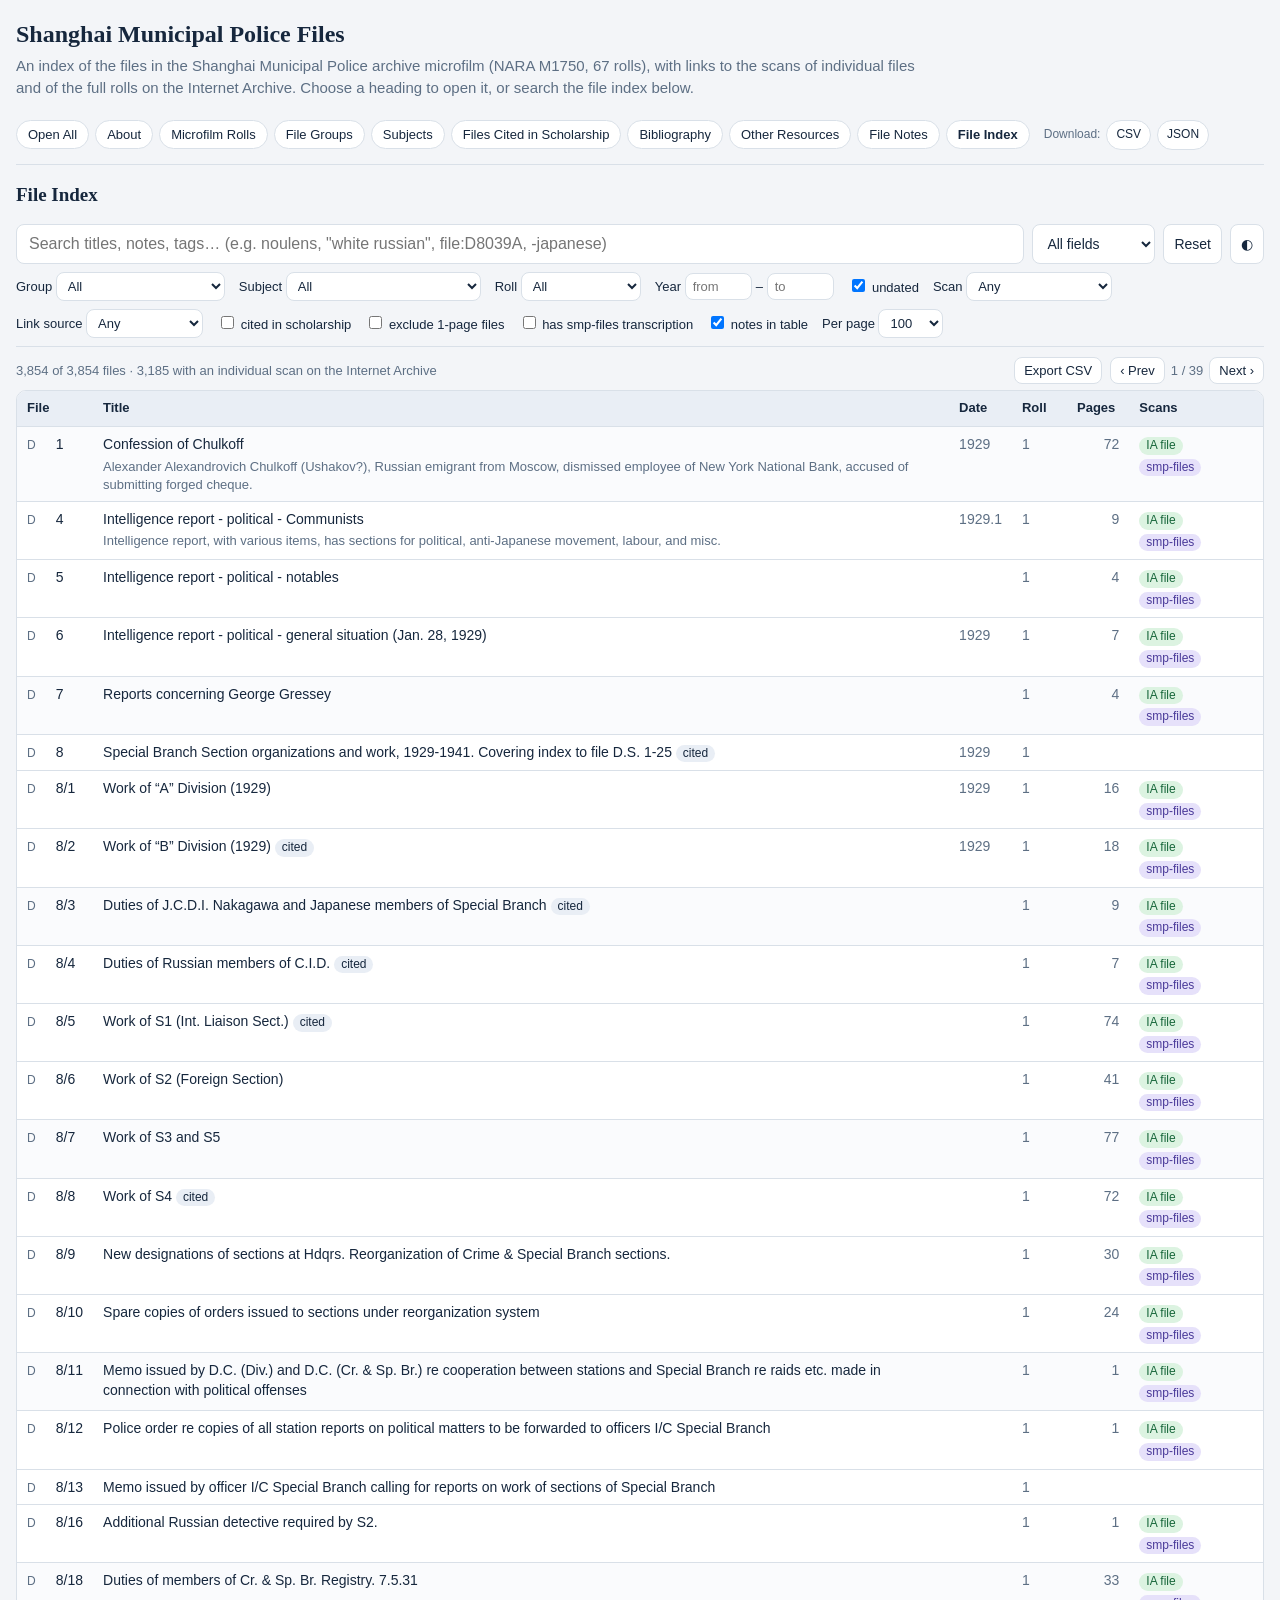
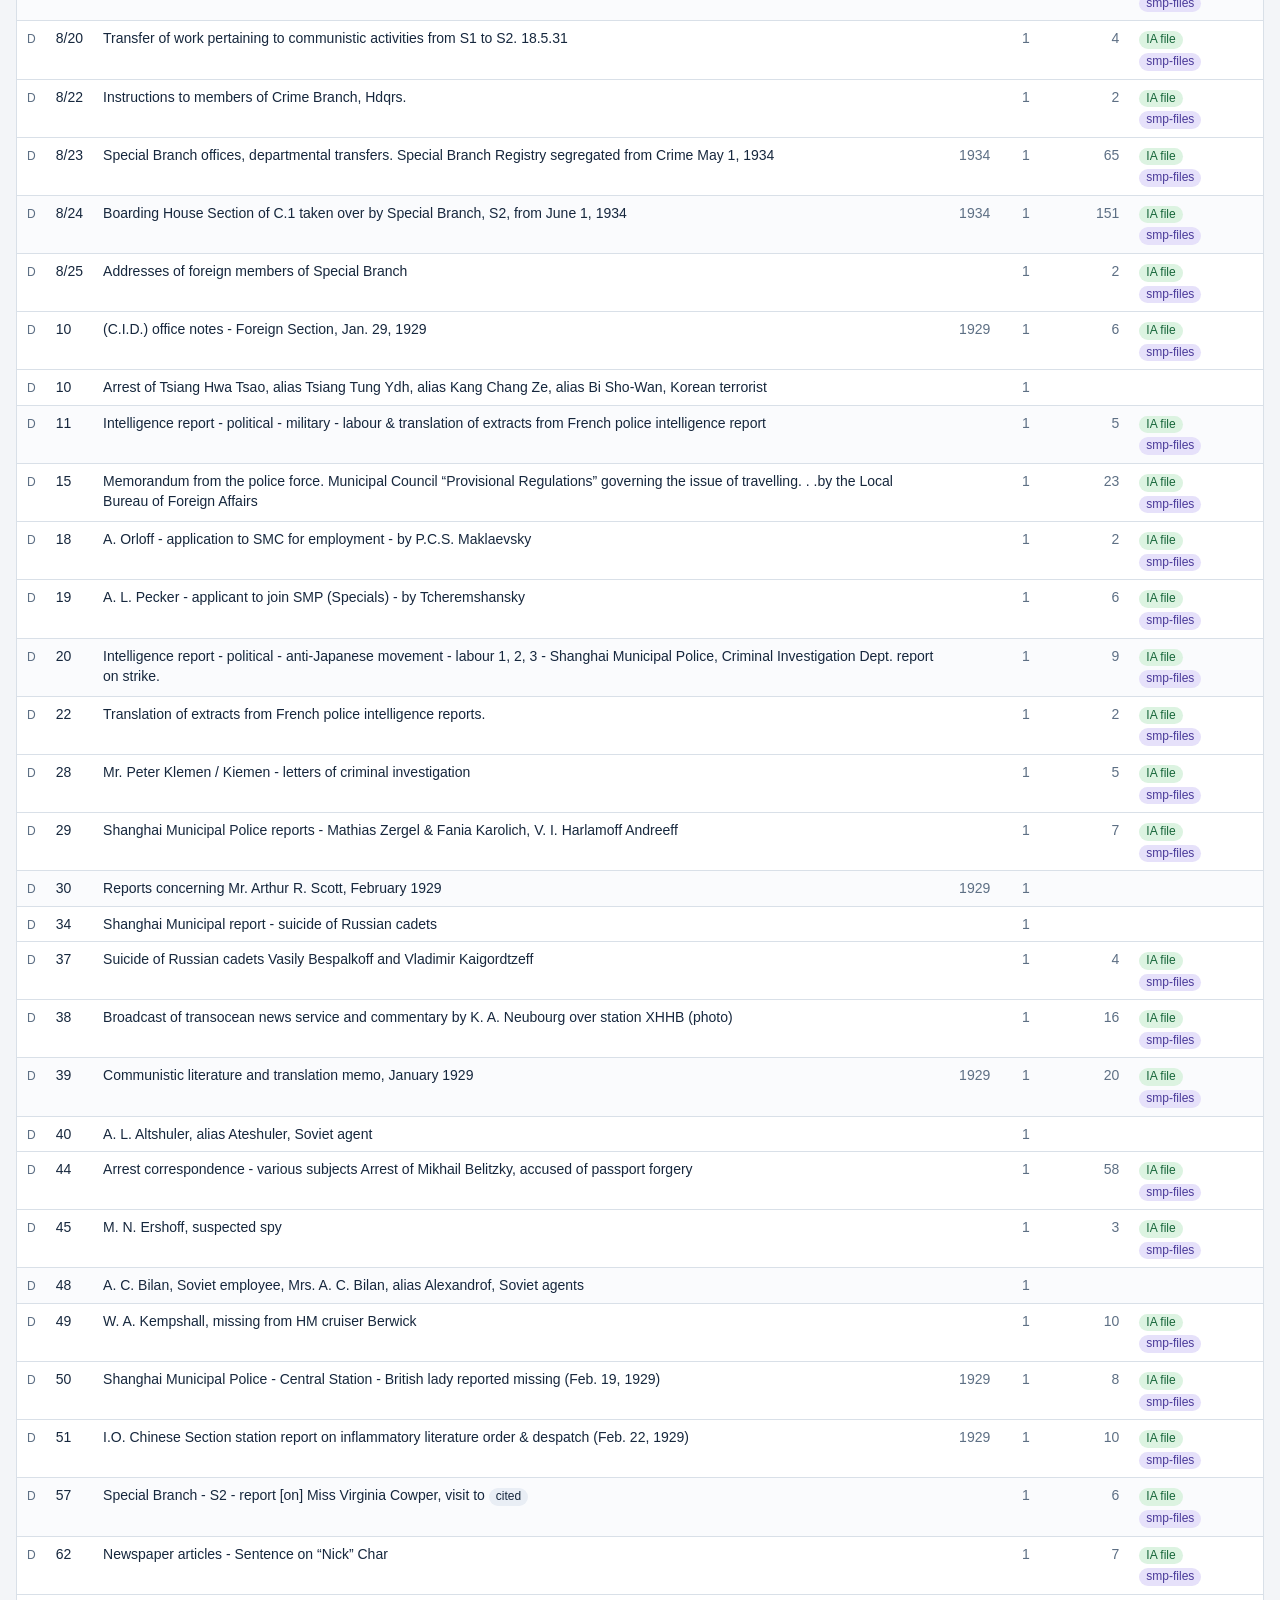
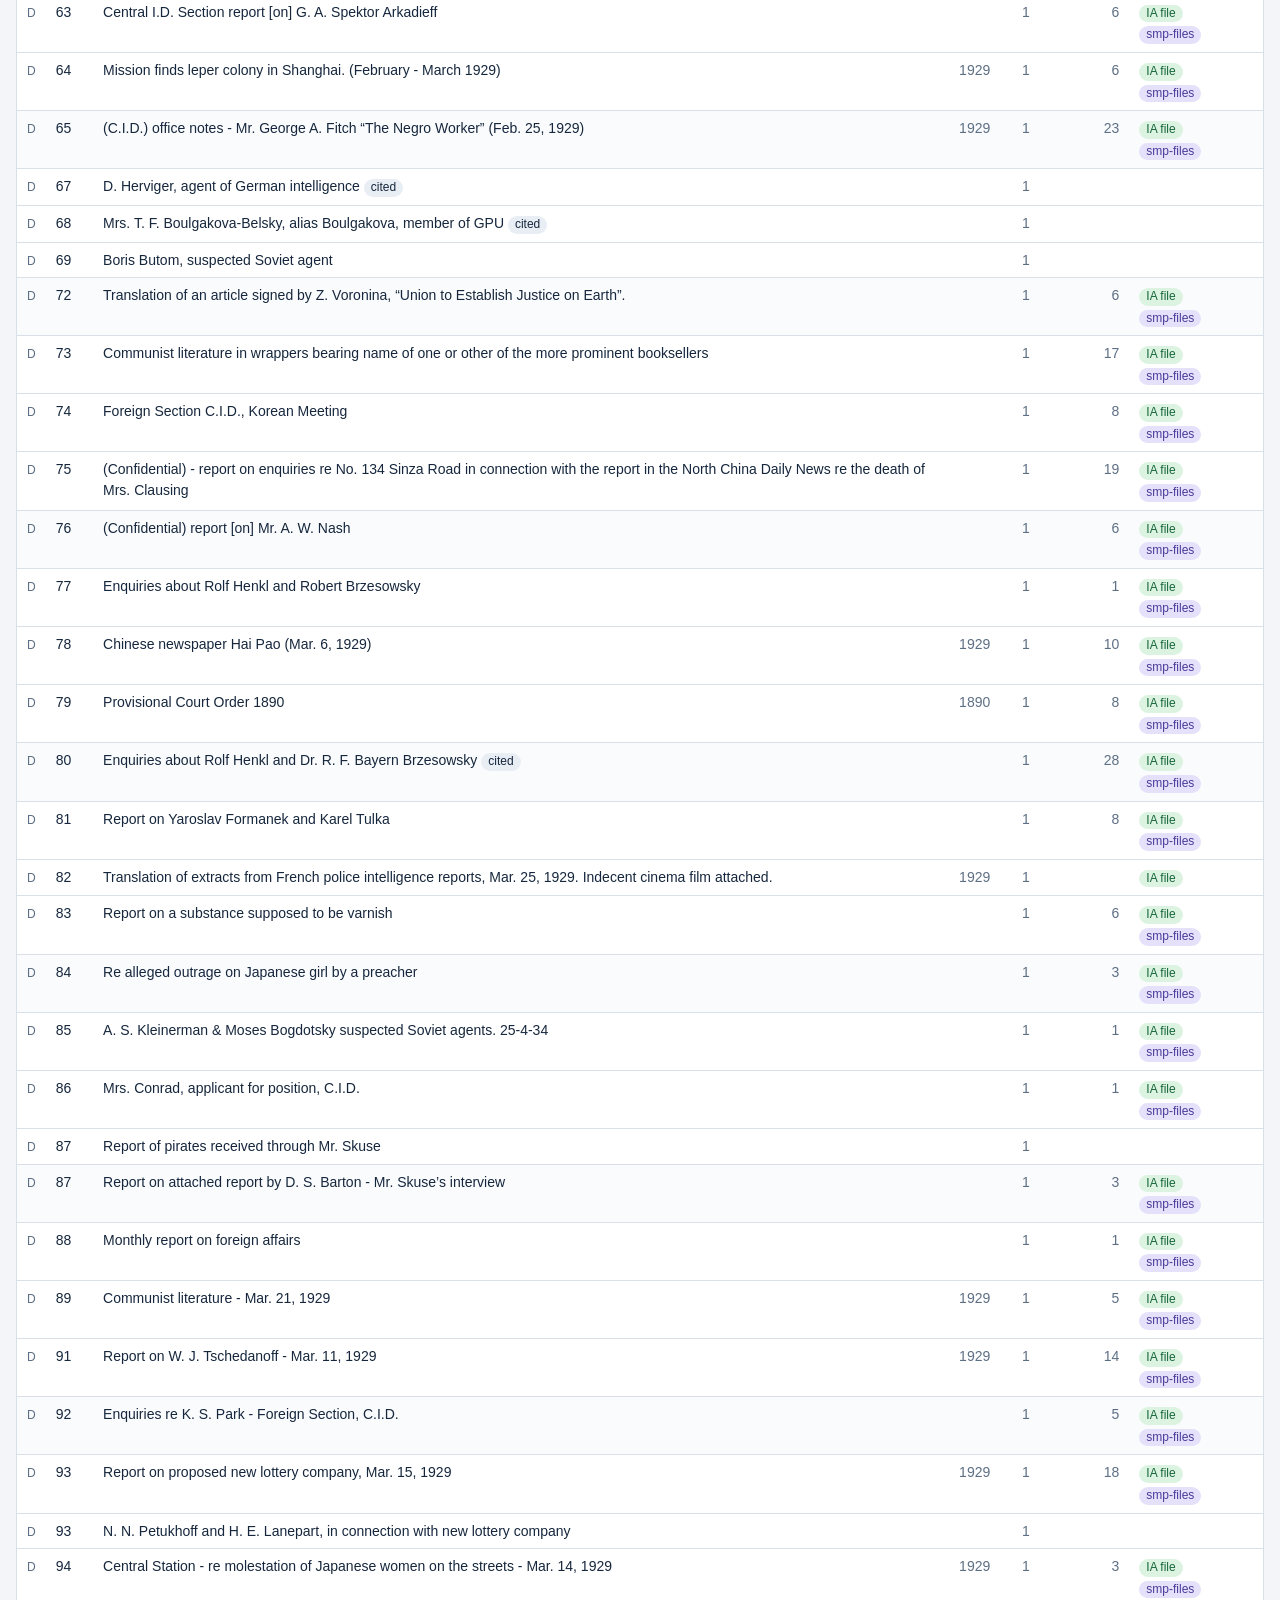
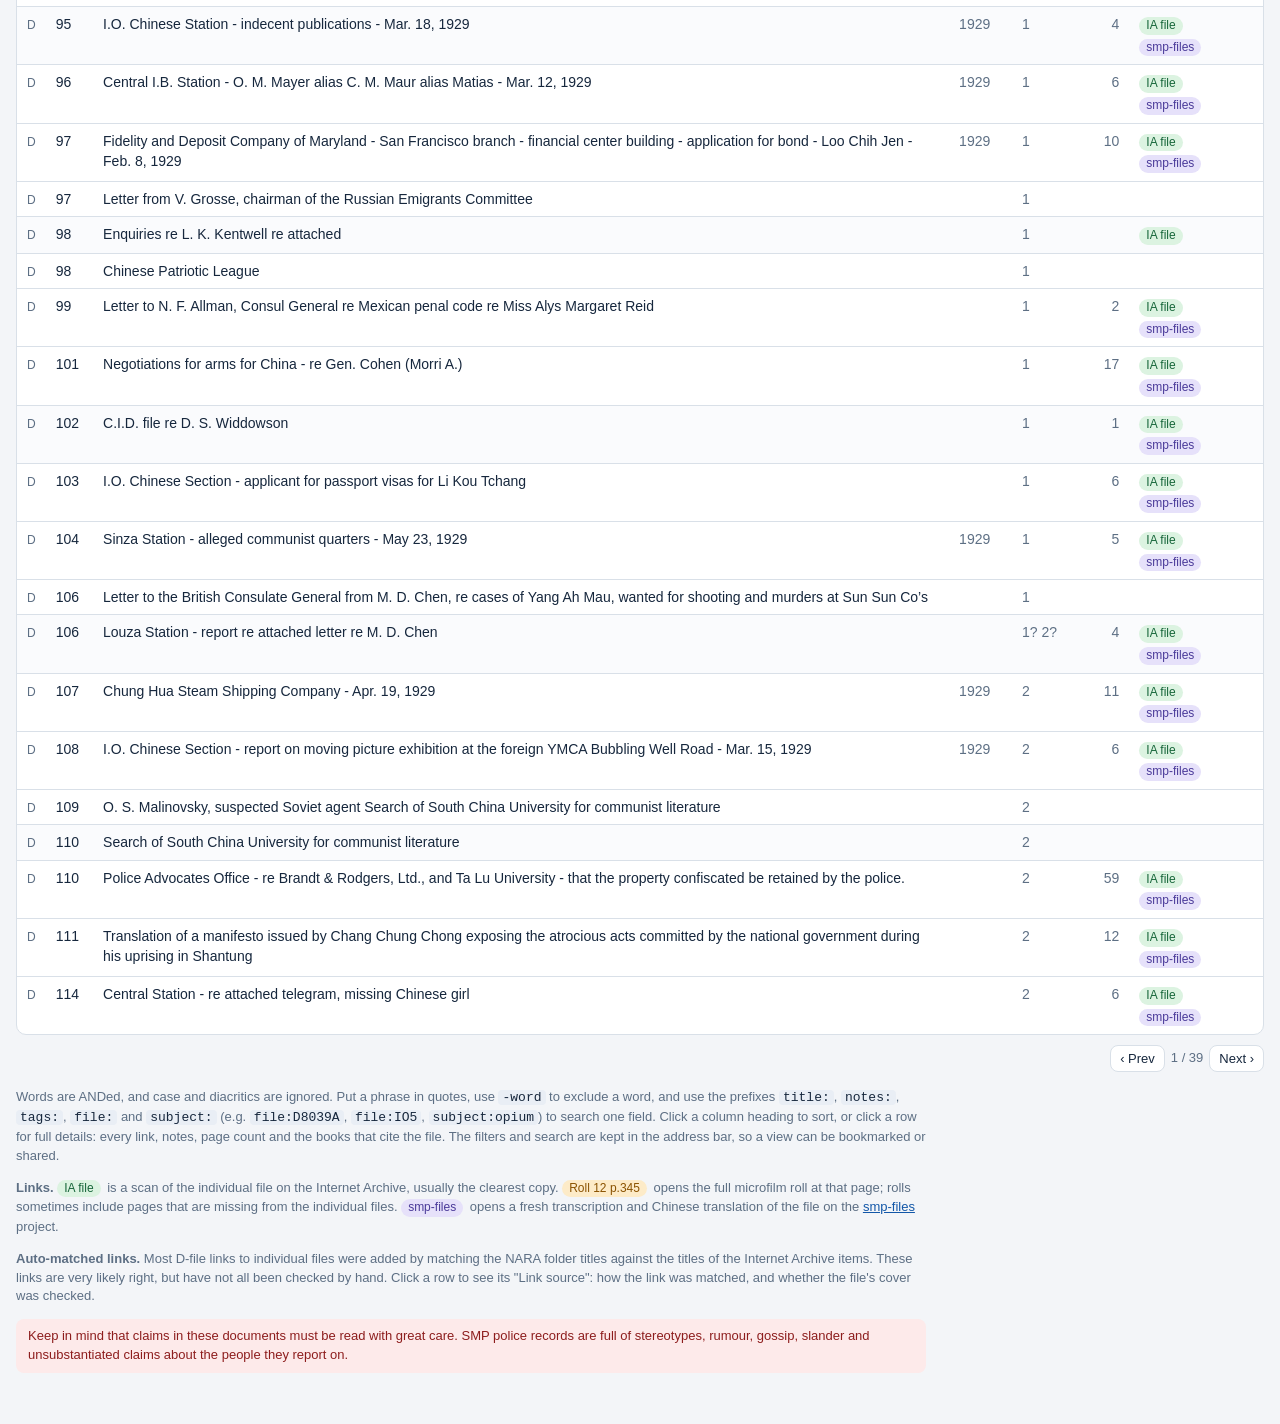
<file: index.html>
<!doctype html>
<html lang="en">
<head>
<meta charset="utf-8">
<meta name="viewport" content="width=device-width,initial-scale=1">
<meta name="color-scheme" content="light dark">
<title>Shanghai Municipal Police Files</title>
<meta name="description" content="A searchable, filterable index of the Shanghai Municipal Police archive files (NARA M1750) with links to the scans on the Internet Archive.">
<link rel="stylesheet" href="assets/style.css">
<script>try{var t=localStorage.getItem("smpa-theme"),d=matchMedia("(prefers-color-scheme: dark)").matches;if(t&&(t==="dark")!==d)document.documentElement.dataset.theme=t;else localStorage.removeItem("smpa-theme")}catch(e){}</script>
</head>
<body>
<div class="wrap">
<header class="site">
  <h1 id="home" tabindex="0" title="Back to the opening view">Shanghai Municipal Police Files</h1>
  <p class="lede">An index of the files in the Shanghai Municipal Police archive microfilm (NARA M1750, 67 rolls), with links to the scans of individual files and of the full rolls on the Internet Archive. Choose a heading to open it, or search the file index below.</p>
</header>

<nav class="jumps" aria-label="Sections">
  <button type="button" class="jump openall" data-target="all" aria-expanded="false">Open All</button>
  <button type="button" class="jump" data-target="s-about" aria-expanded="false">About</button>
  <button type="button" class="jump" data-target="s-rolls" aria-expanded="false">Microfilm Rolls</button>
  <button type="button" class="jump" data-target="s-groups" aria-expanded="false">File Groups</button>
  <button type="button" class="jump" data-target="s-subjects" aria-expanded="false">Subjects</button>
  <button type="button" class="jump" data-target="s-cited" aria-expanded="false">Files Cited in Scholarship</button>
  <button type="button" class="jump" data-target="s-bib" aria-expanded="false">Bibliography</button>
  <button type="button" class="jump" data-target="s-resources" aria-expanded="false">Other Resources</button>
  <button type="button" class="jump" data-target="s-filenotes" aria-expanded="false">File Notes</button>
  <button type="button" class="jump search" data-target="search">File Index</button>
  <span class="dl-label">Download:</span>
  <a class="jump dl" href="downloads/smpa-files.csv" download title="Every file in the index, as CSV">CSV</a>
  <a class="jump dl" href="downloads/smpa-files.json" download title="Every file in the index, as JSON">JSON</a>
</nav>

<section class="md" id="s-about" hidden><h2 tabindex="0" title="Hide this section">About</h2><div class="body" id="about"></div></section>
<section class="md" id="s-rolls" hidden><h2 tabindex="0" title="Hide this section">Microfilm Rolls</h2><div class="body" id="rolls"></div></section>
<section class="md" id="s-groups" hidden><h2 tabindex="0" title="Hide this section">File Groups</h2><div class="body" id="groups"></div></section>
<section class="md" id="s-subjects" hidden><h2 tabindex="0" title="Hide this section">Subjects</h2><div class="body" id="subjects"></div></section>
<section class="md" id="s-cited" hidden><h2 tabindex="0" title="Hide this section">Files Cited in Scholarship</h2><div class="body" id="cited"></div></section>
<section class="md" id="s-bib" hidden><h2 tabindex="0" title="Hide this section">Bibliography</h2><div class="body" id="bib"></div></section>
<section class="md" id="s-resources" hidden><h2 tabindex="0" title="Hide this section">Other Resources</h2><div class="body" id="resources"></div></section>
<section class="md" id="s-filenotes" hidden><h2 tabindex="0" title="Hide this section">File Notes</h2><div class="body" id="filenotes"></div></section>

<section id="search">
  <h2>File Index</h2>
  <div class="controls">
    <div class="row1">
      <input id="q" type="search" placeholder='Search titles, notes, tags… (e.g. noulens, "white russian", file:D8039A, -japanese)' autocomplete="off" aria-label="Search">
      <select id="field" title="Where to search" aria-label="Search field">
        <option value="all">All fields</option><option value="title">Title</option><option value="notes">Notes &amp; tags</option><option value="file">File number</option><option value="subject">Subject</option>
      </select>
      <button id="reset" type="button" title="Clear all filters">Reset</button>
      <button id="theme" type="button" title="Toggle light / dark" aria-label="Toggle light or dark theme">◐</button>
    </div>
    <div class="row2">
      <label>Group <select id="grp"><option value="">All</option></select></label>
      <label>Subject <select id="subj"><option value="">All</option></select></label>
      <label>Roll <select id="roll"><option value="">All</option></select></label>
      <label>Year <input id="y1" type="number" min="1890" max="1950" placeholder="from"> – <input id="y2" type="number" min="1890" max="1950" placeholder="to"></label>
      <label><input id="undated" type="checkbox" checked> undated</label>
      <label>Scan <select id="link">
        <option value="">Any</option><option value="file">Individual file on IA</option><option value="roll">Roll page only</option><option value="any">Any scan link</option><option value="none">No link yet</option>
      </select></label>
      <label>Link source <select id="src">
        <option value="">Any</option><option value="wiki">Wiki</option><option value="auto">Auto-matched</option>
      </select></label>
      <label><input id="cited" type="checkbox"> cited in scholarship</label>
      <label title="Hide files whose scan on the Internet Archive is a single page"><input id="no1" type="checkbox"> exclude 1-page files</label>
      <label><input id="smp" type="checkbox"> has smp-files transcription</label>
      <label title="Show each file's notes under its title; untick to show them only in the row's details"><input id="inl" type="checkbox" checked> notes in table</label>
      <label>Per page <select id="pp"><option>50</option><option selected>100</option><option>250</option><option>1000</option><option value="all">All</option></select></label>
    </div>
  </div>
  <div class="status">
    <div id="count">Loading…</div>
    <div class="right">
      <button id="csv" type="button" title="Download the current result list as CSV">Export CSV</button>
      <div class="pager"><button id="prev" type="button">‹ Prev</button><span id="pageinfo"></span><button id="next" type="button">Next ›</button></div>
    </div>
  </div>
  <div class="tablewrap">
    <table>
      <thead><tr>
        <th data-k="file">File<span class="arrow"></span></th>
        <th data-k="title">Title<span class="arrow"></span></th>
        <th data-k="year" class="c-year">Date<span class="arrow"></span></th>
        <th data-k="roll" class="c-roll">Roll<span class="arrow"></span></th>
        <th data-k="pages" class="c-pg" title="Pages in the linked scan on the Internet Archive">Pages<span class="arrow"></span></th>
        <th data-k="links">Scans<span class="arrow"></span></th>
      </tr></thead>
      <tbody id="rows"></tbody>
    </table>
    <div class="empty" id="empty" hidden>No files match.</div>
  </div>
  <div class="status bottom"><div></div><div class="pager"><button id="prev2" type="button">‹ Prev</button><span id="pageinfo2"></span><button id="next2" type="button">Next ›</button></div></div>
  <footer class="help">
    <p>Words are ANDed, and case and diacritics are ignored. Put a phrase in quotes, use <code>-word</code> to exclude a word, and use the prefixes <code>title:</code>, <code>notes:</code>, <code>tags:</code>, <code>file:</code> and <code>subject:</code> (e.g. <code>file:D8039A</code>, <code>file:IO5</code>, <code>subject:opium</code>) to search one field. Click a column heading to sort, or click a row for full details: every link, notes, page count and the books that cite the file. The filters and search are kept in the address bar, so a view can be bookmarked or shared.</p>
    <p><b>Links.</b> <span class="pill file">IA file</span> is a scan of the individual file on the Internet Archive, usually the clearest copy. <span class="pill roll">Roll 12 p.345</span> opens the full microfilm roll at that page; rolls sometimes include pages that are missing from the individual files. <span class="pill smp">smp-files</span> opens a fresh transcription and Chinese translation of the file on the <a href="https://ray-bot-ai.github.io/smp-files/" target="_blank" rel="noopener">smp-files</a> project.</p>
    <p><b>Auto-matched links.</b> Most D-file links to individual files were added by matching the NARA folder titles against the titles of the Internet Archive items. These links are very likely right, but have not all been checked by hand. Click a row to see its "Link source": how the link was matched, and whether the file's cover was checked.</p>
    <p class="warnnote">Keep in mind that claims in these documents must be read with great care. SMP police records are full of stereotypes, rumour, gossip, slander and unsubstantiated claims about the people they report on.</p>
  </footer>
</section>
</div>
<button id="totop" type="button" title="Back to top" aria-label="Back to top" hidden>↑</button>
<script src="data/data.js"></script>
<script src="assets/app.js"></script>
</body>
</html>
</file>
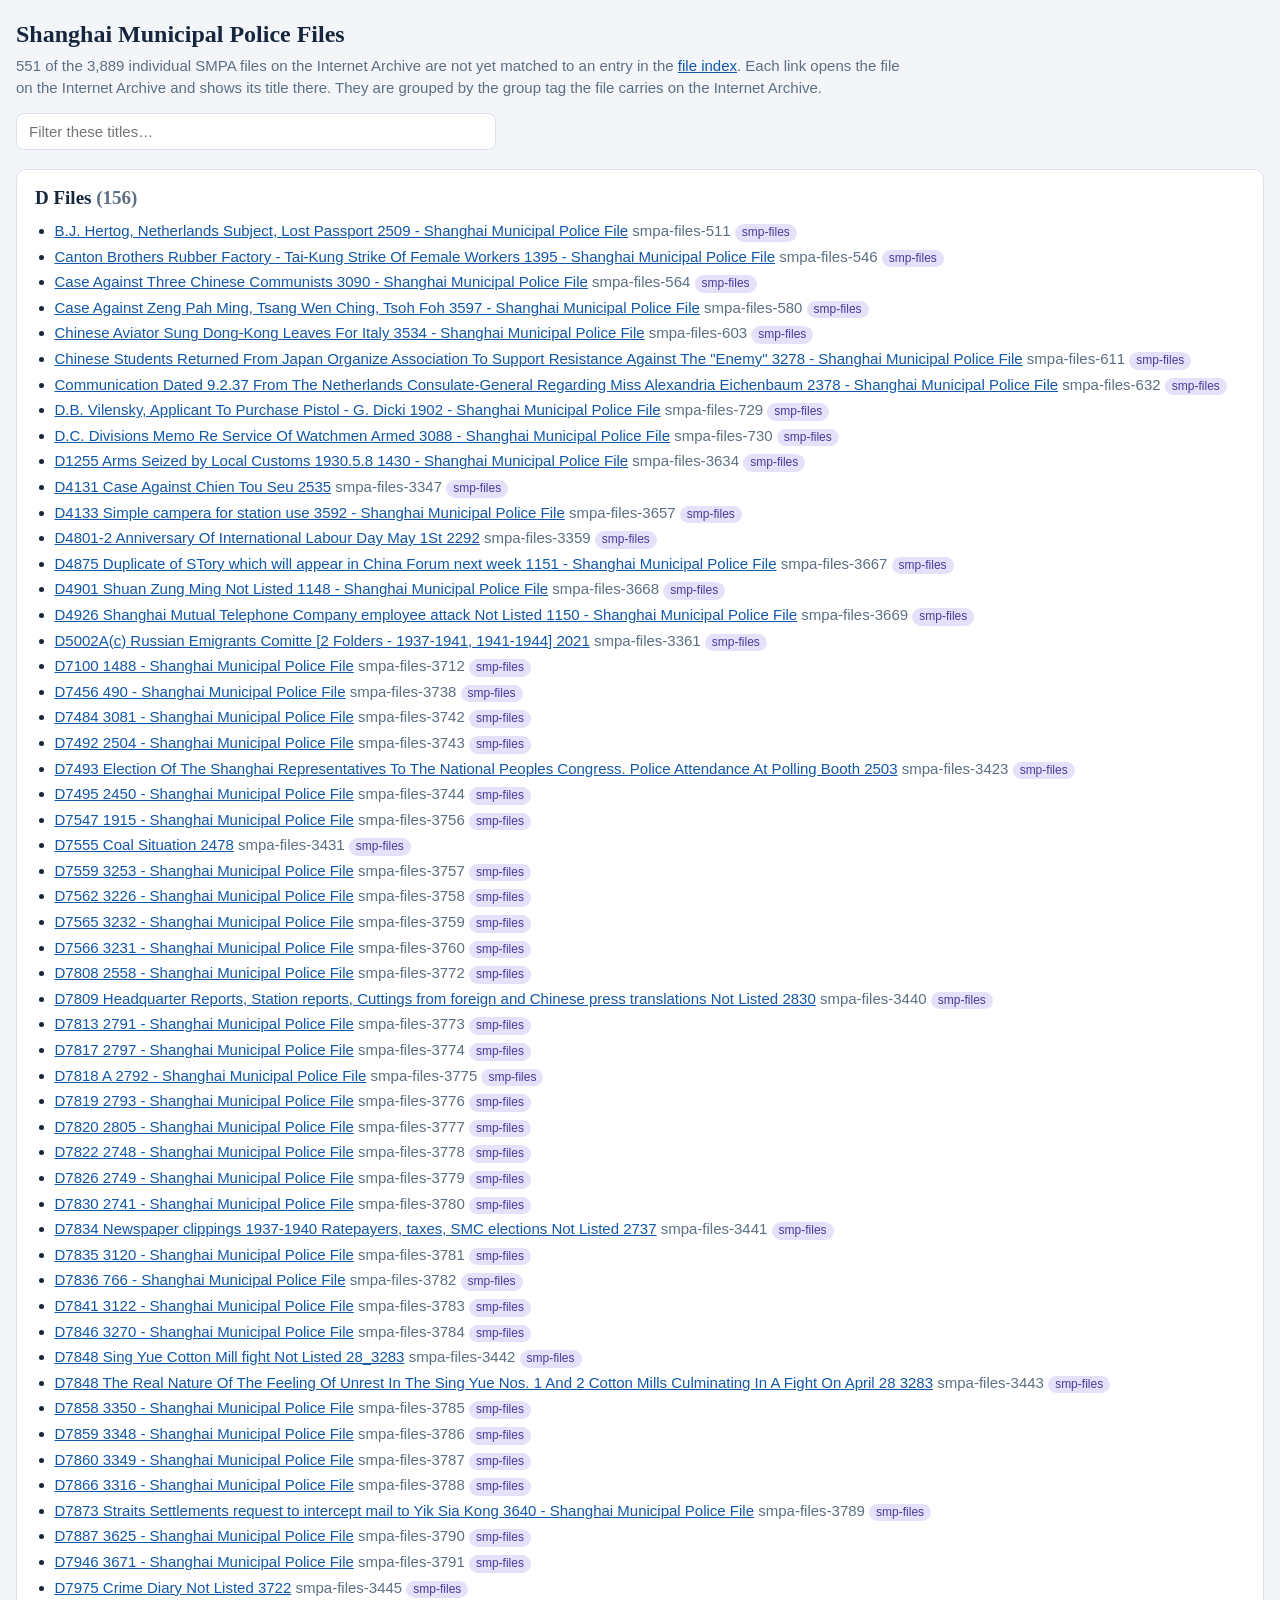
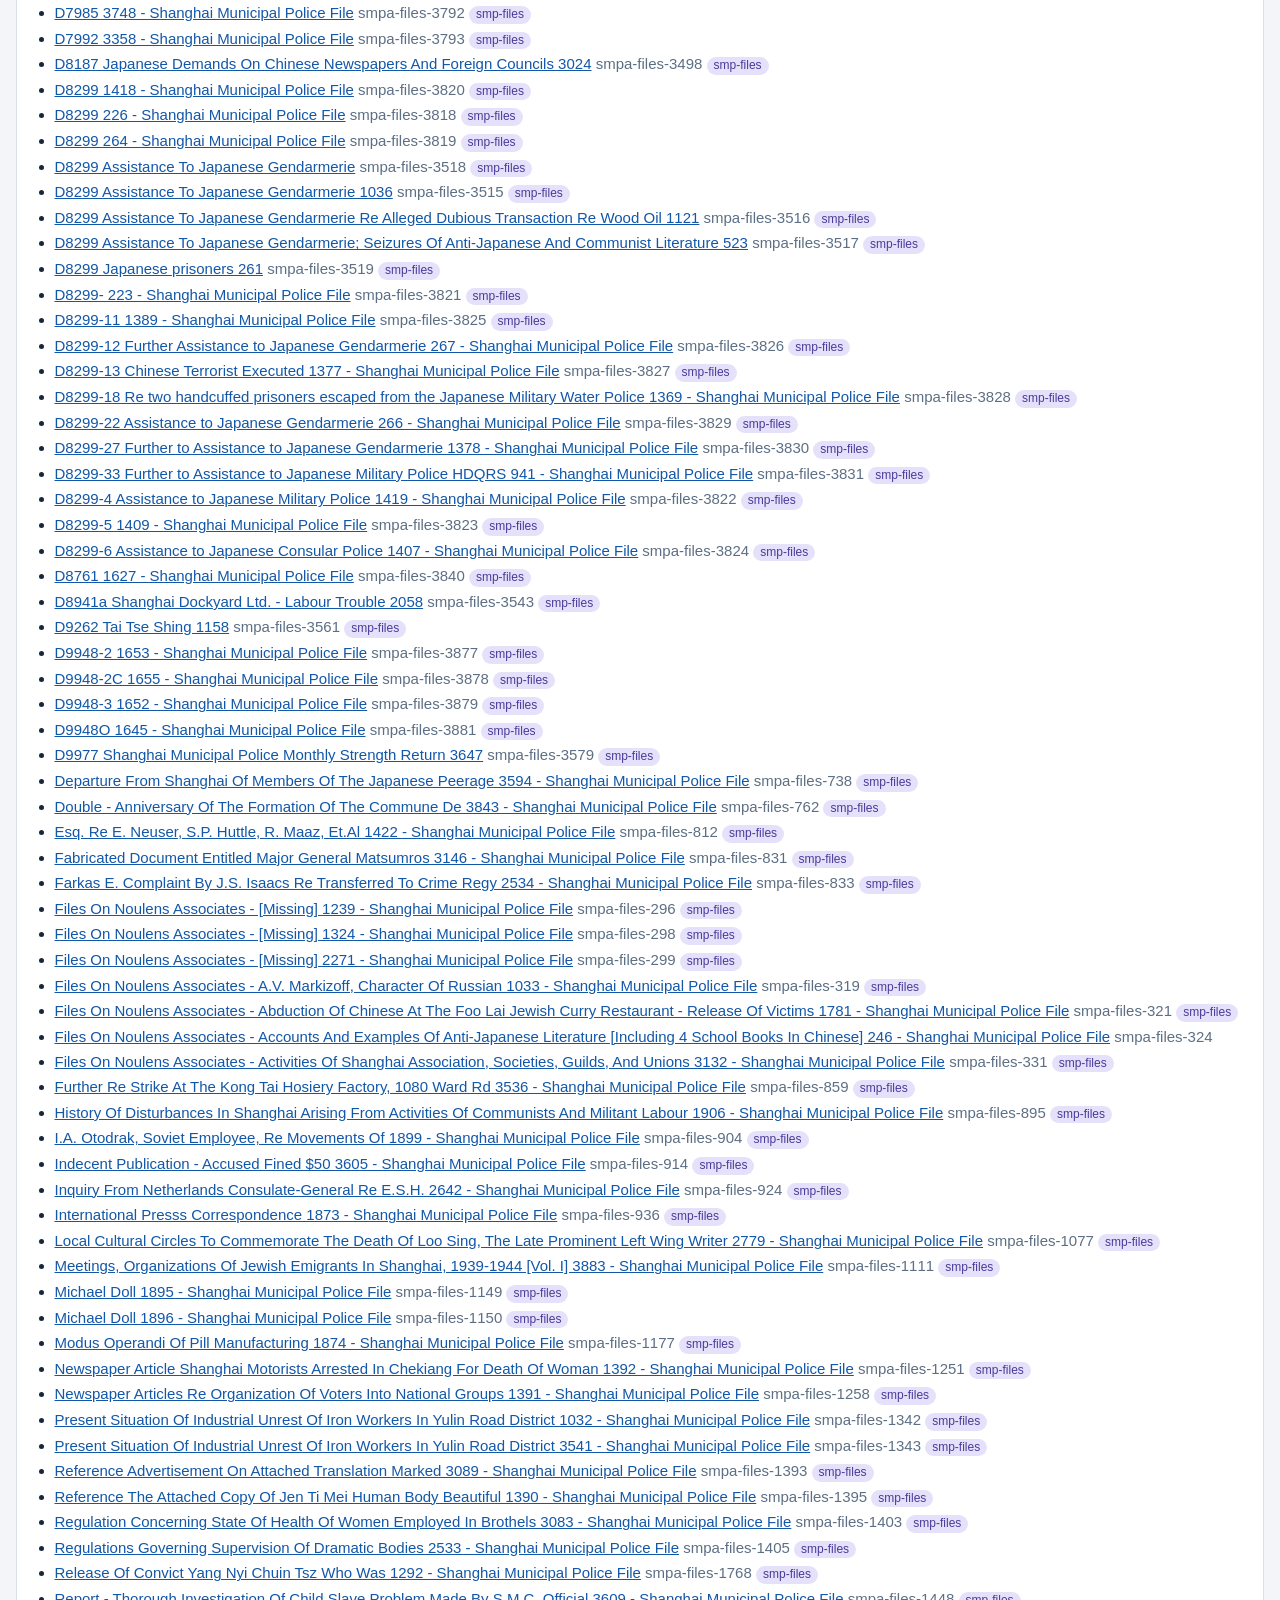
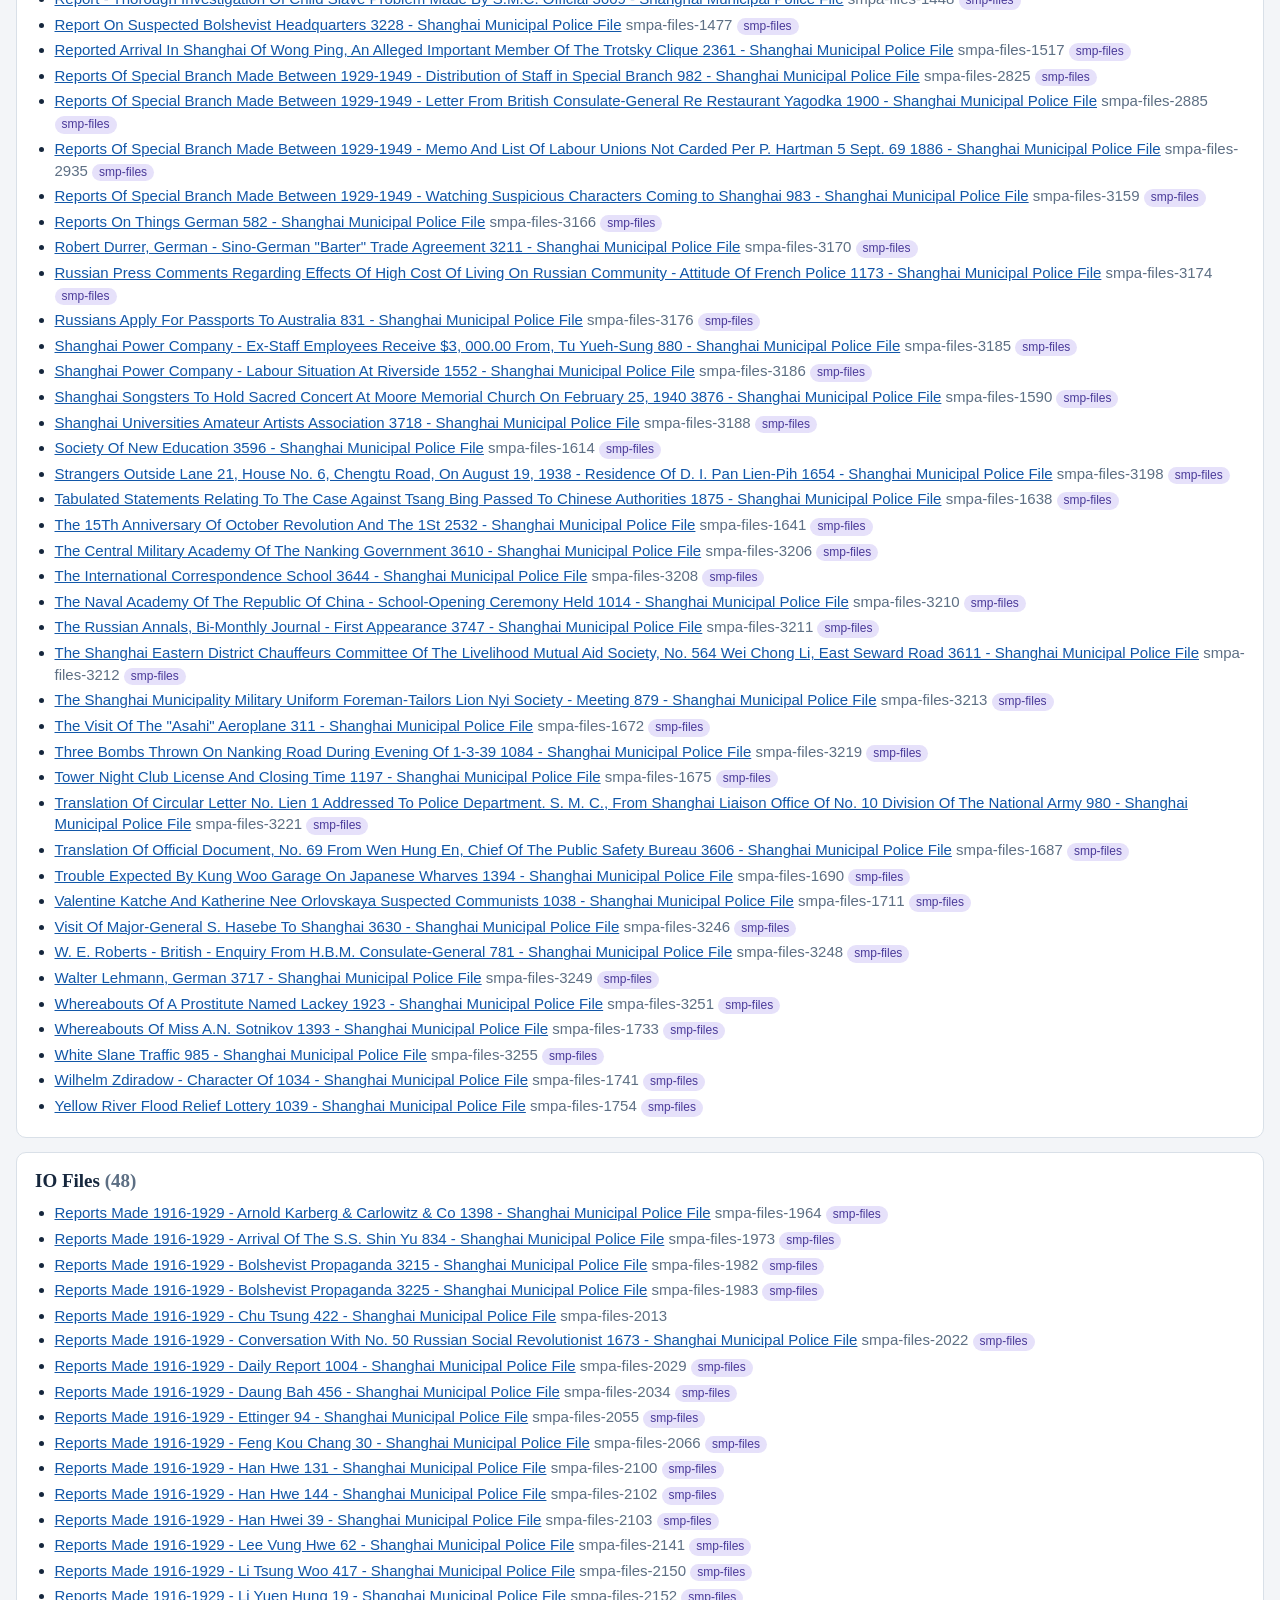
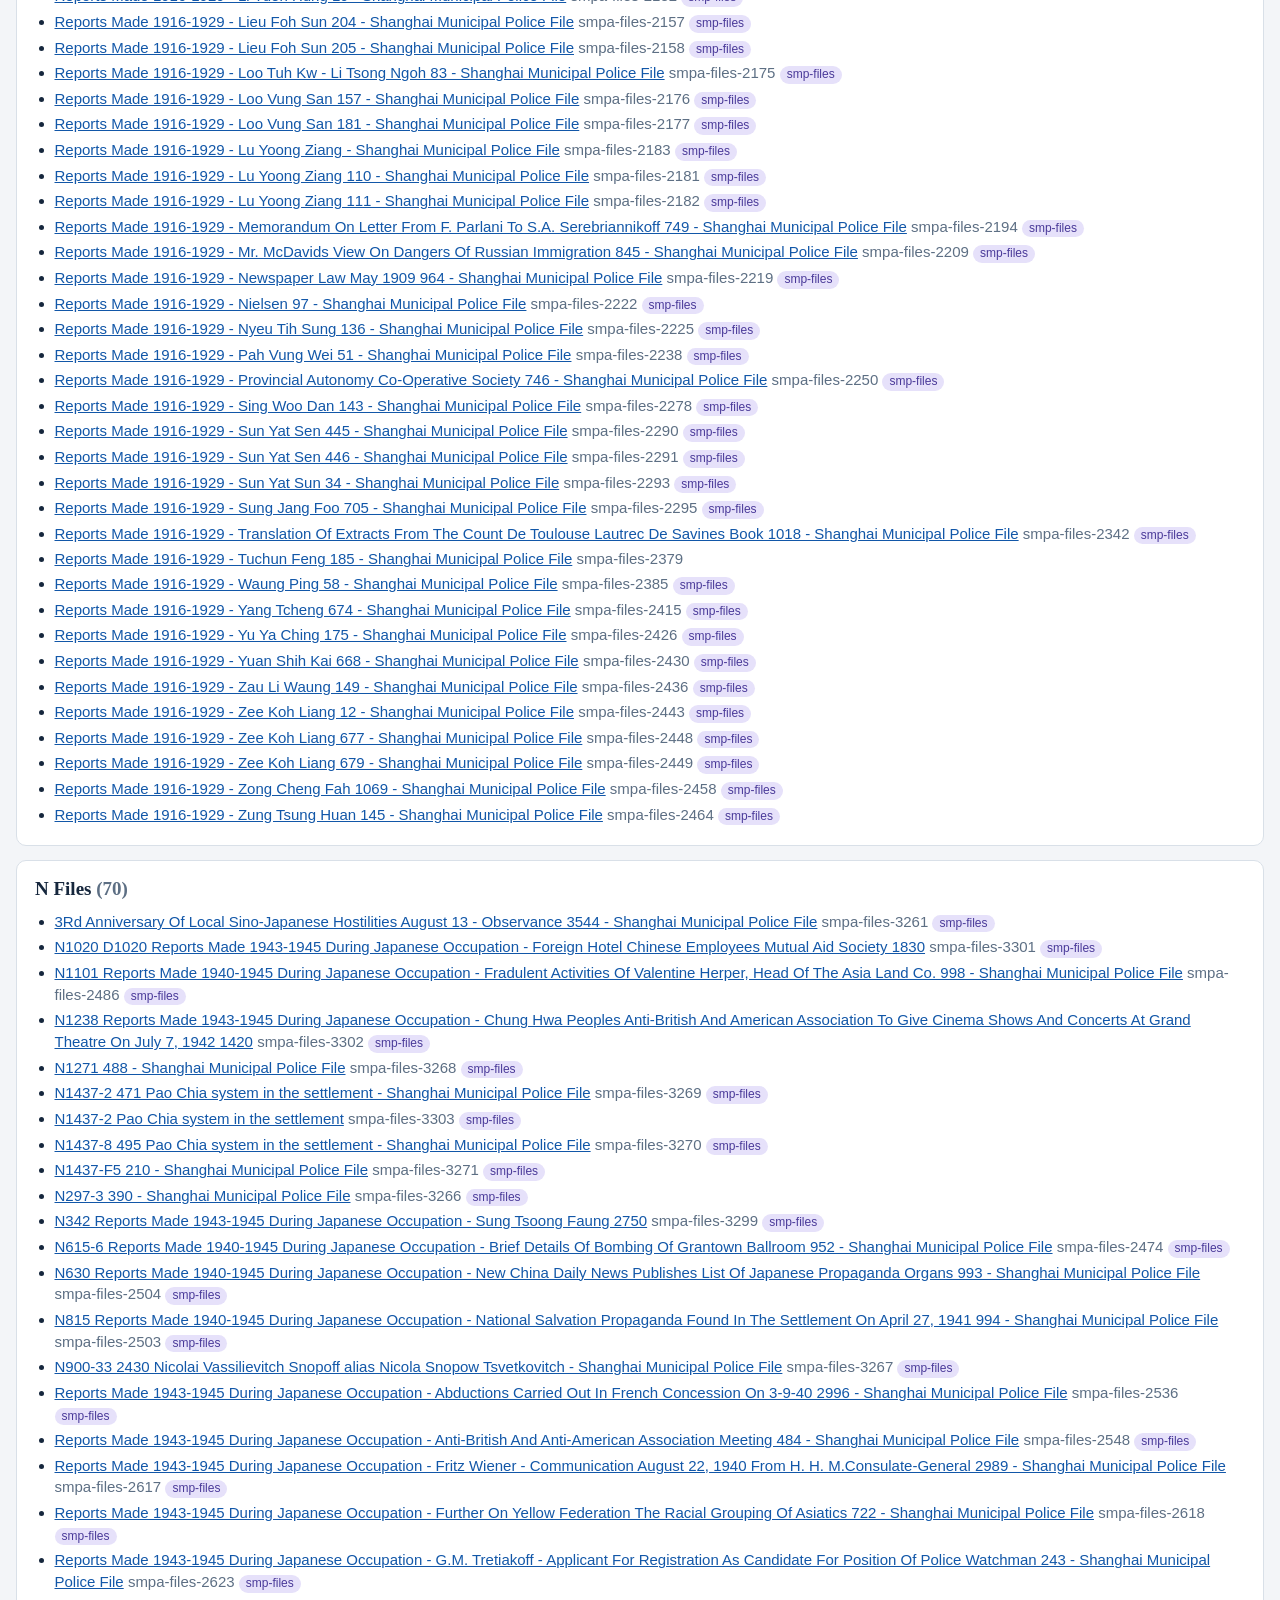
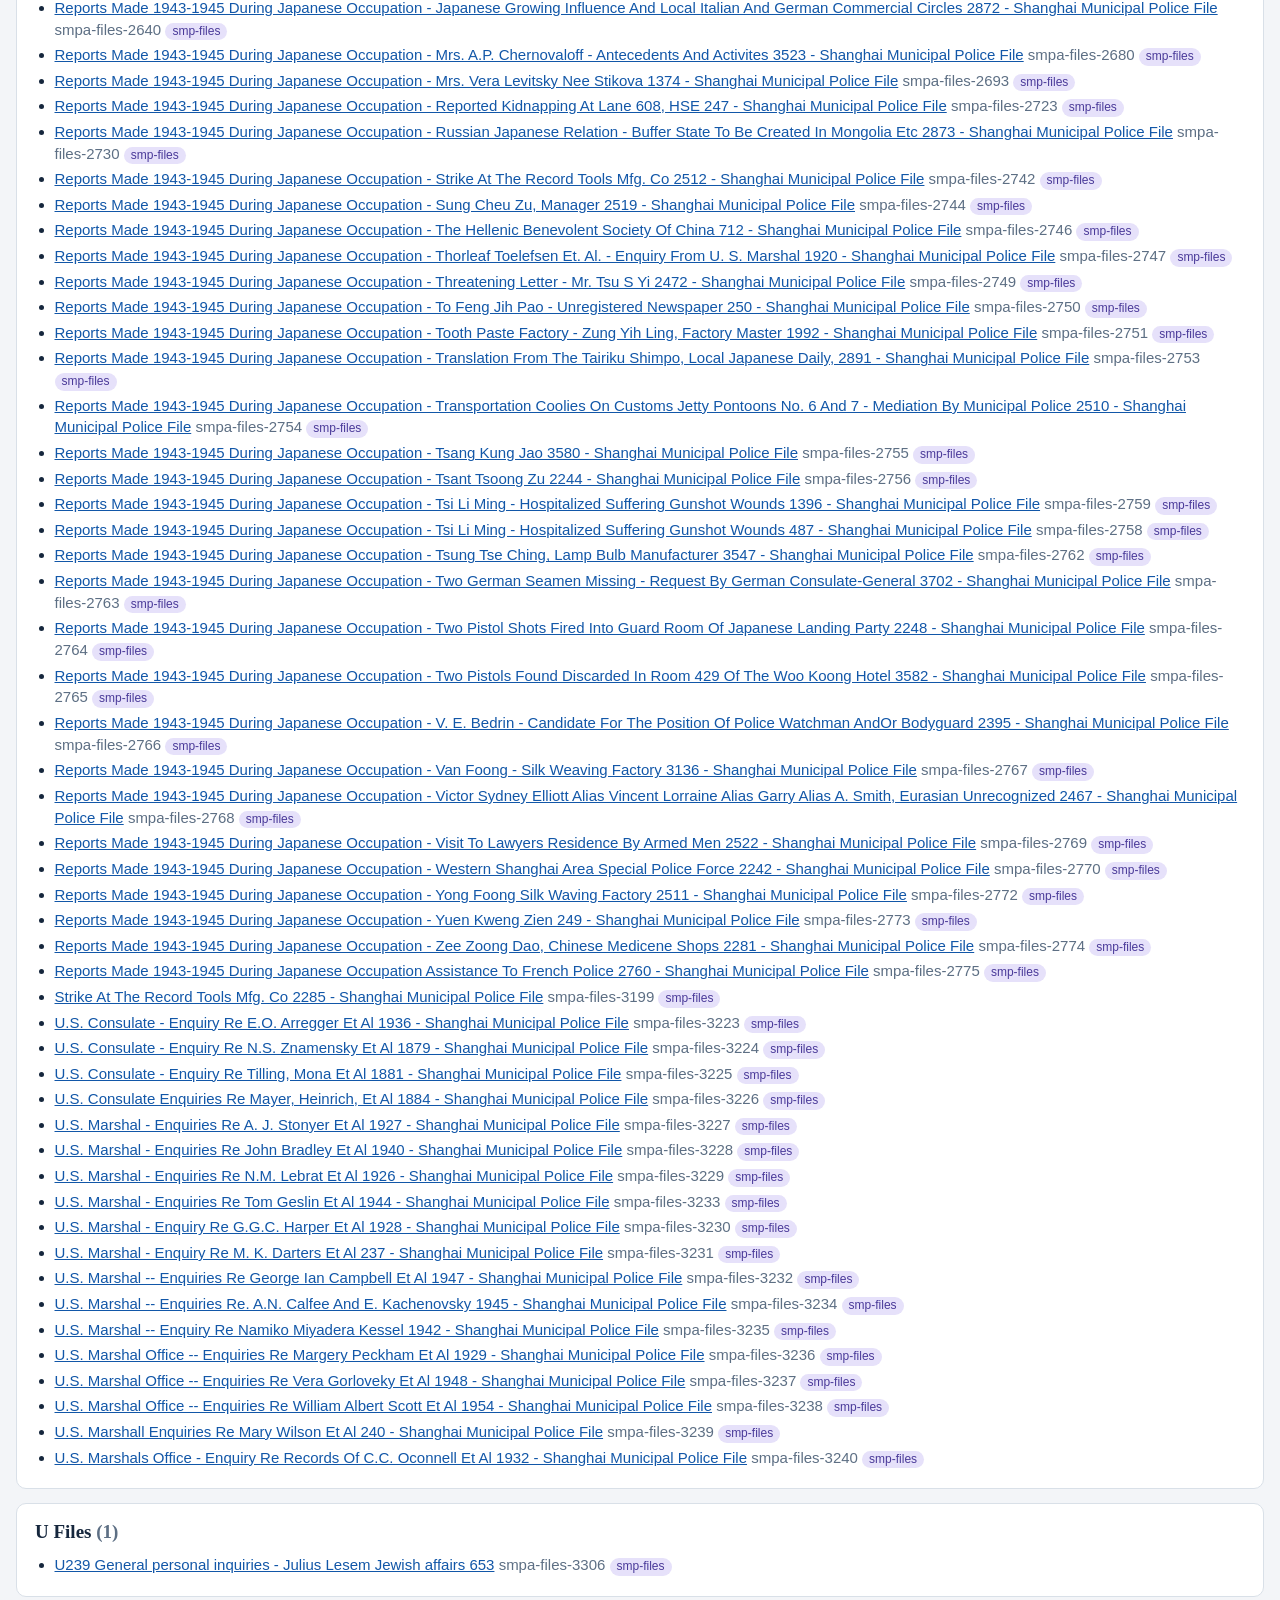
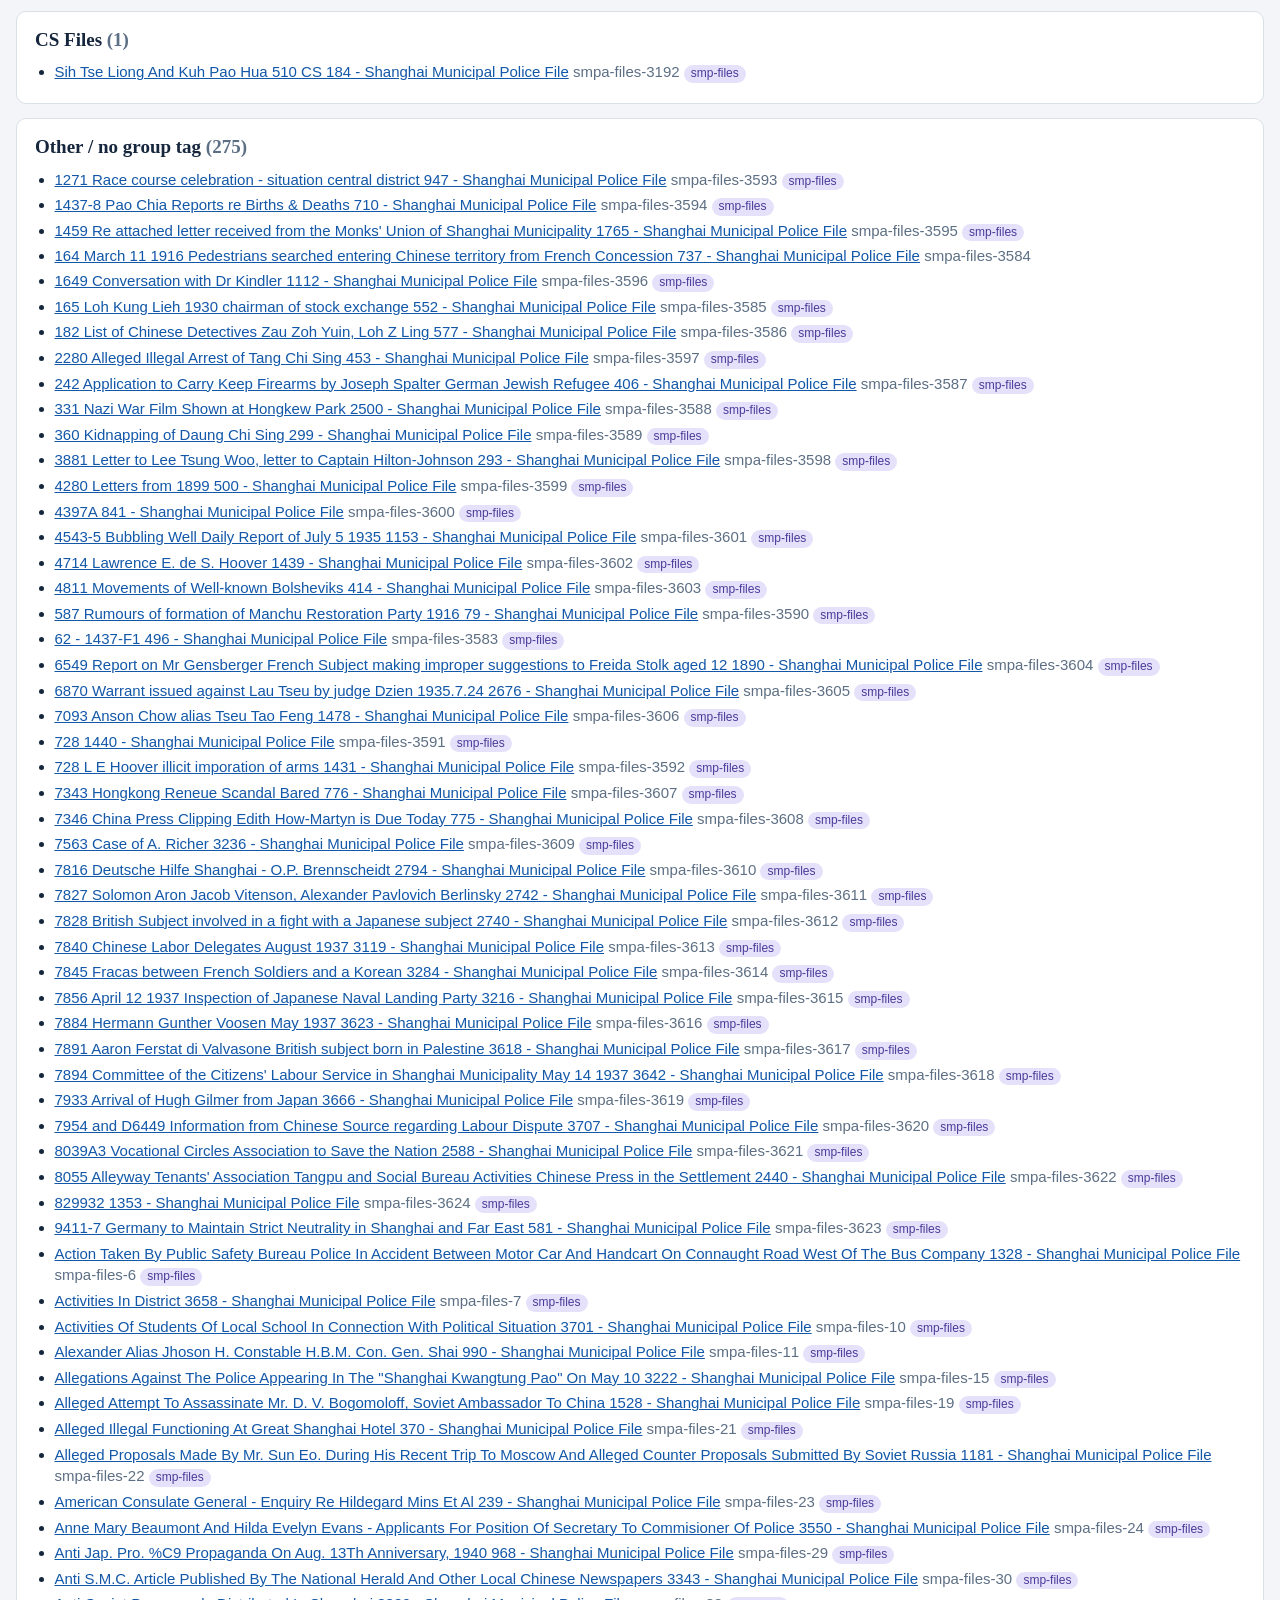
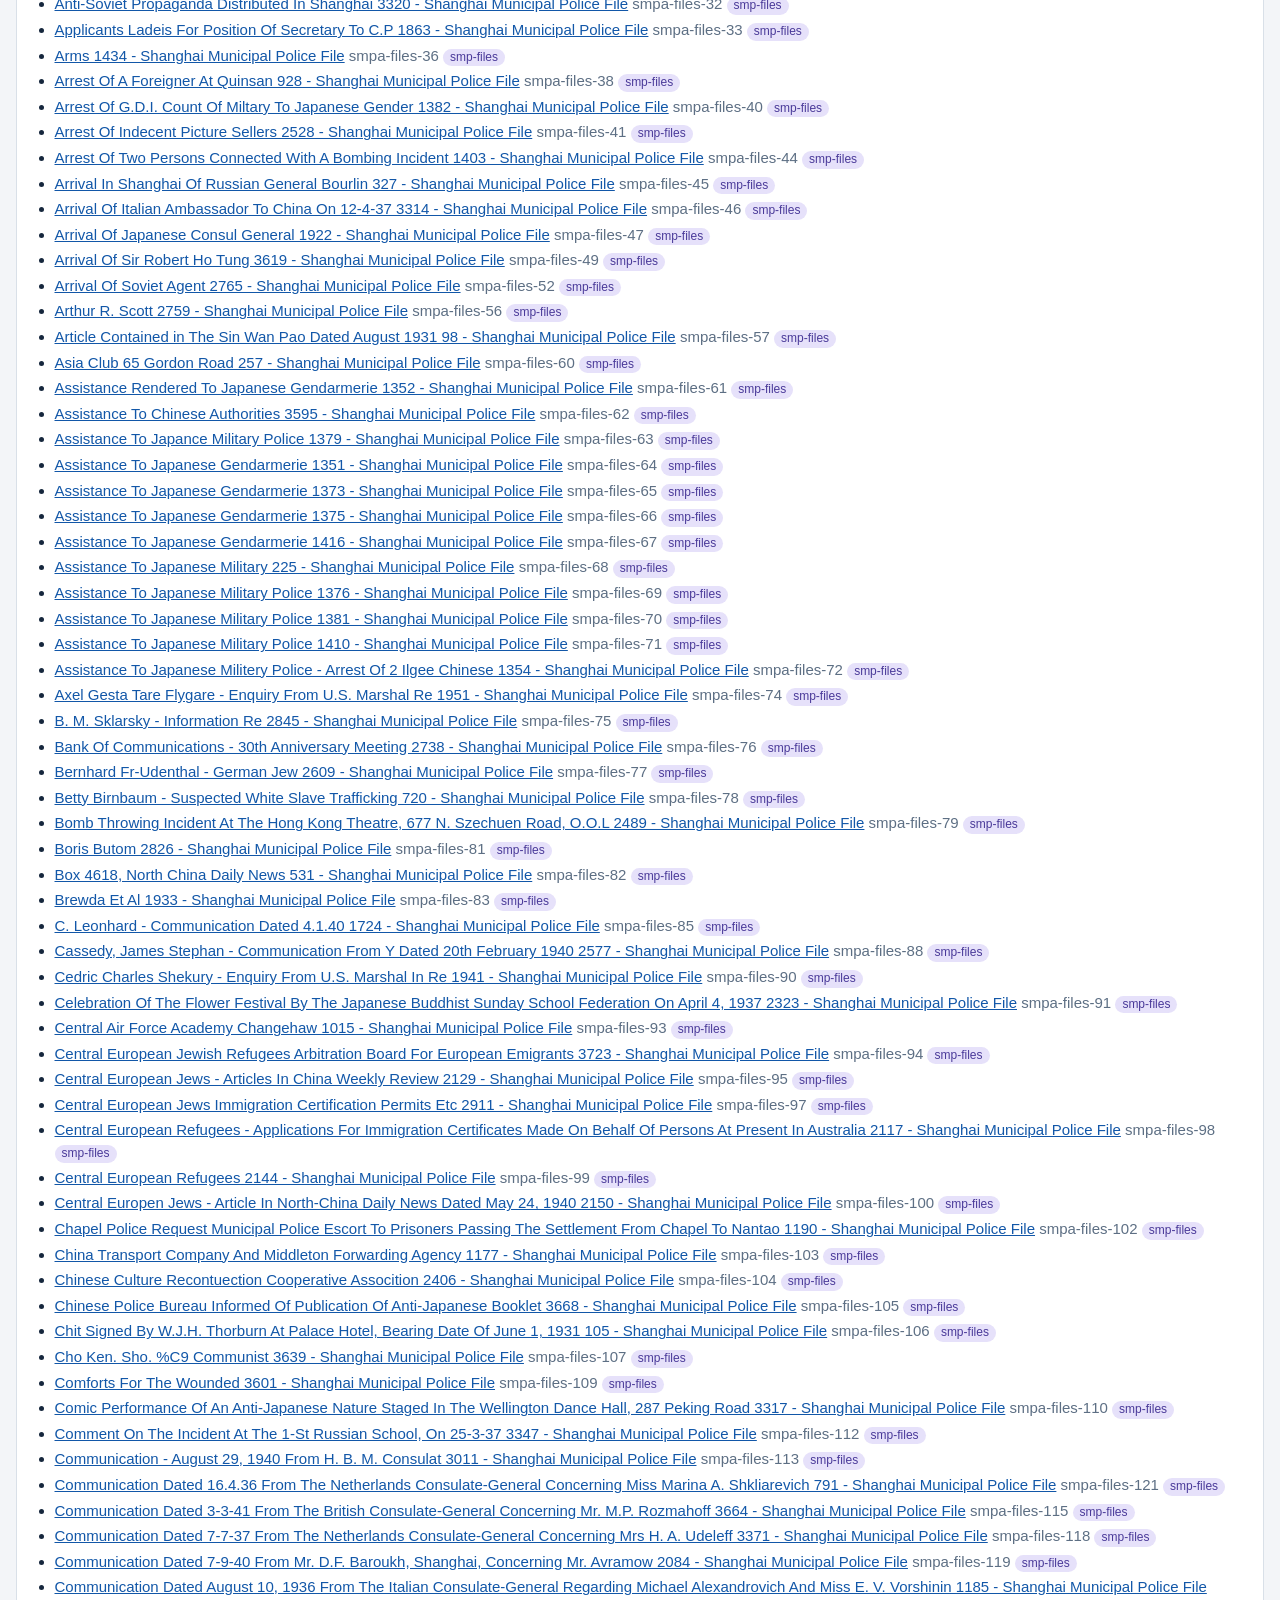
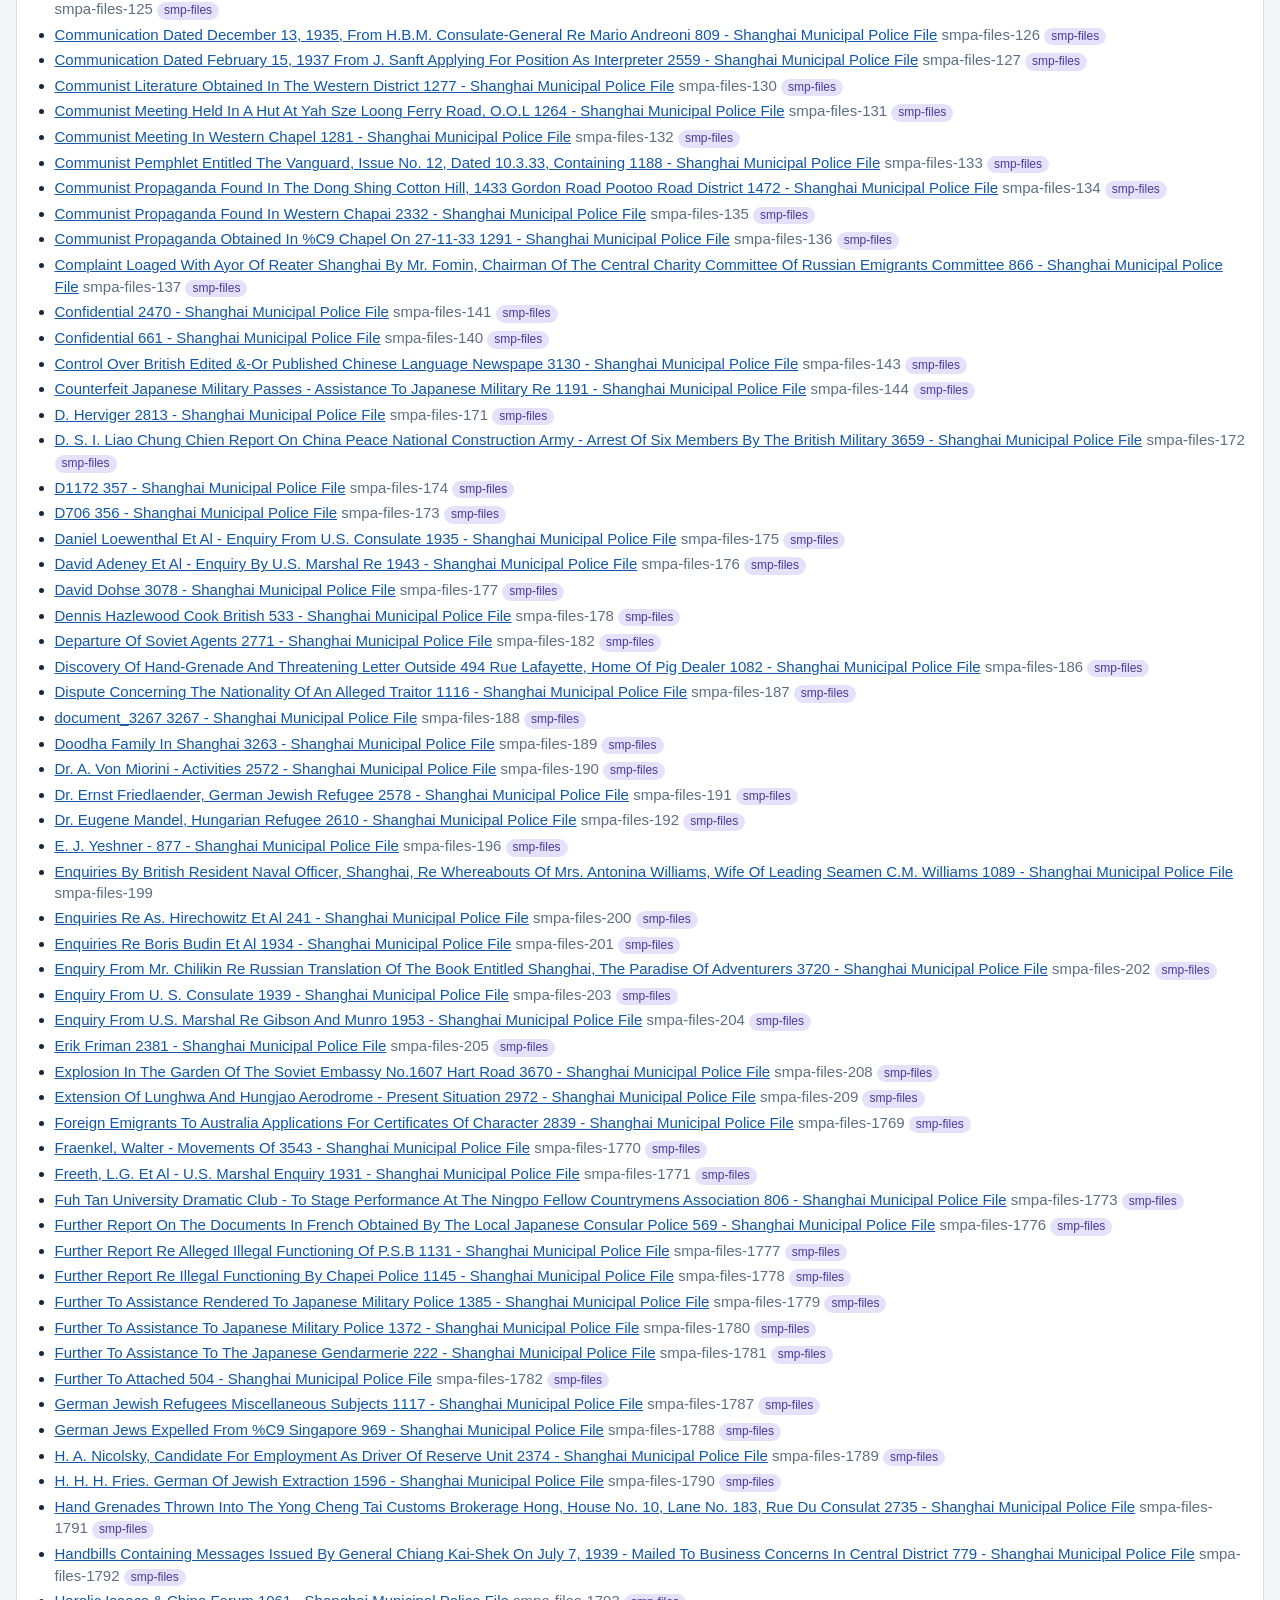
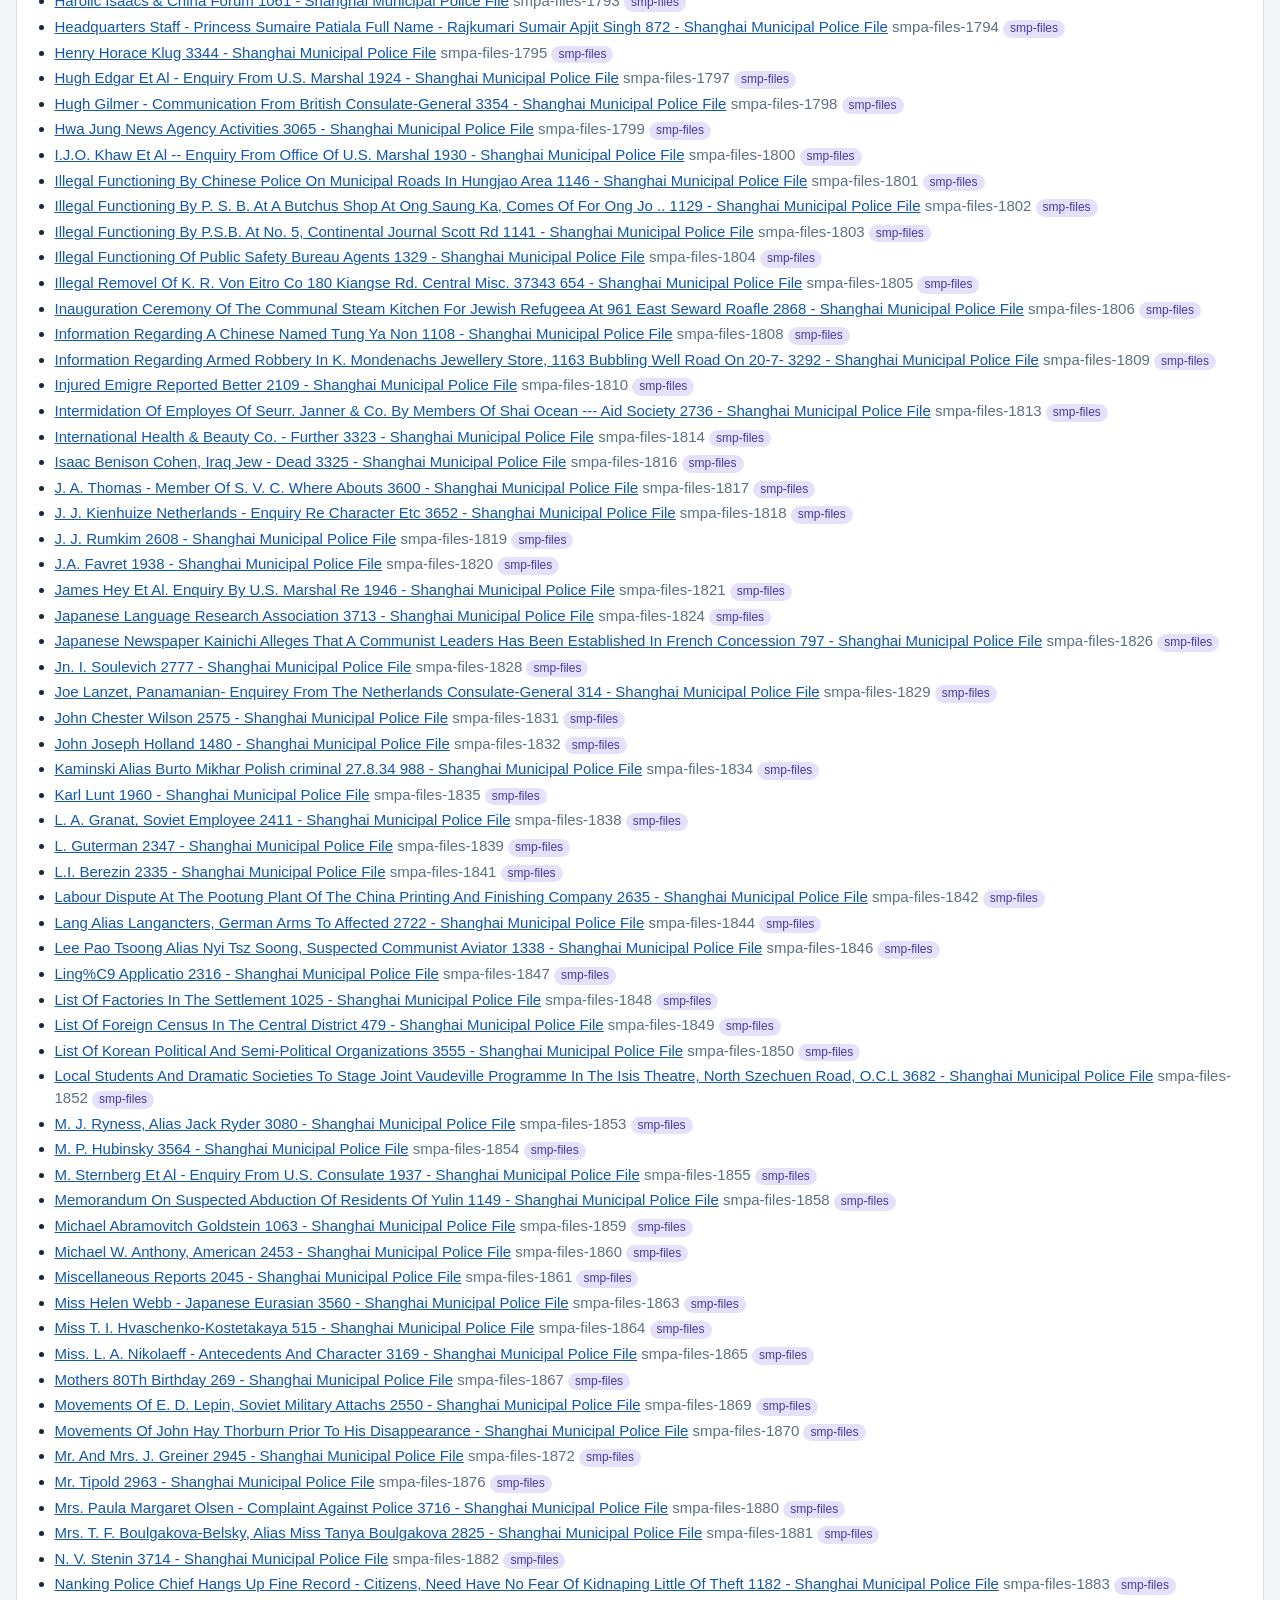
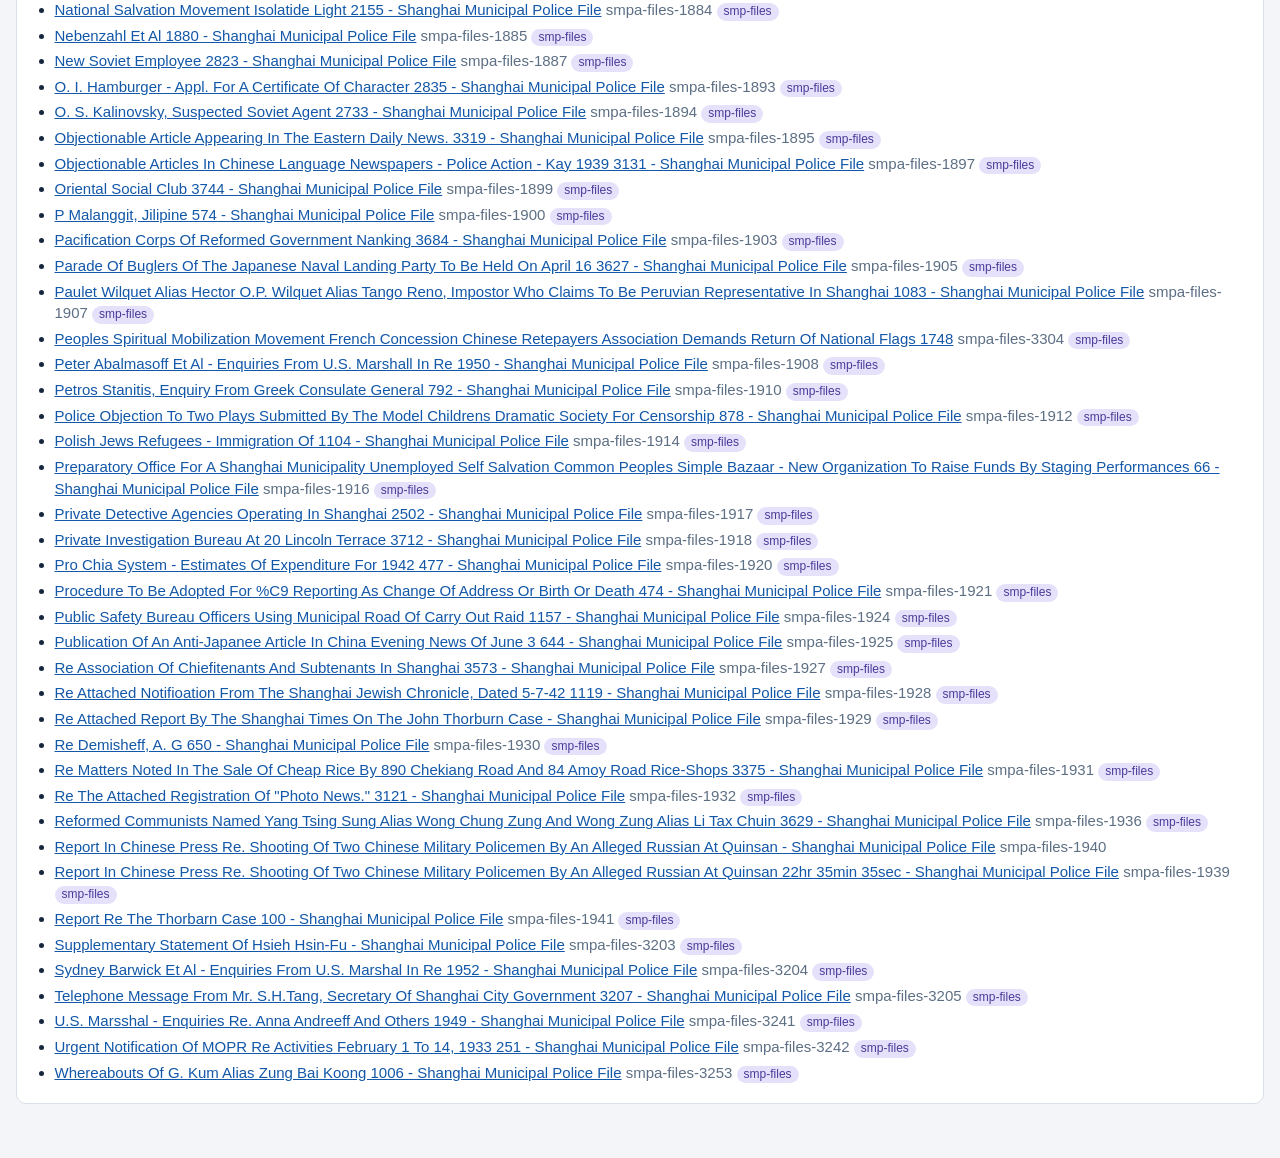
<file: unlinked.html>
<!doctype html>
<html lang="en">
<head>
<meta charset="utf-8">
<meta name="viewport" content="width=device-width,initial-scale=1">
<meta name="color-scheme" content="light dark">
<title>Unlinked SMPA Files</title>
<meta name="description" content="Individual Shanghai Municipal Police files on the Internet Archive not yet matched to an entry in the file index.">
<link rel="stylesheet" href="assets/style.css">
<style>section.md h2{cursor:default}section.md h2::after{content:none}</style>
<script>try{var t=localStorage.getItem("smpa-theme"),d=matchMedia("(prefers-color-scheme: dark)").matches;if(t&&(t==="dark")!==d)document.documentElement.dataset.theme=t}catch(e){}</script>
</head>
<body>
<div class="wrap">
<header class="site">
  <h1><a href="./" style="color:inherit;text-decoration:none">Shanghai Municipal Police Files</a></h1>
  <p class="lede">551 of the 3,889 individual SMPA files on the Internet Archive are not yet matched to an entry in the <a href="./">file index</a>. Each link opens the file on the Internet Archive and shows its title there. They are grouped by the group tag the file carries on the Internet Archive.</p>
  <p><input id="f" type="search" placeholder="Filter these titles…" aria-label="Filter titles" style="width:100%;max-width:32em;padding:9px 12px;border:1px solid var(--line);border-radius:8px;background:var(--panel);color:var(--ink);font-size:15px"></p>
</header>
<section class="md"><h2>D Files <span class="muted">(156)</span></h2><ul class="unl">
<li><a href="https://archive.org/details/smpa-files-511" target="_blank" rel="noopener">B.J. Hertog, Netherlands Subject, Lost Passport 2509 - Shanghai Municipal Police File</a> <span class="muted">smpa-files-511</span> <a class="pill smp" href="https://ray-bot-ai.github.io/smp-files/file.html?id=511" target="_blank" rel="noopener">smp-files</a></li>
<li><a href="https://archive.org/details/smpa-files-546" target="_blank" rel="noopener">Canton Brothers Rubber Factory - Tai-Kung Strike Of Female Workers 1395 - Shanghai Municipal Police File</a> <span class="muted">smpa-files-546</span> <a class="pill smp" href="https://ray-bot-ai.github.io/smp-files/file.html?id=546" target="_blank" rel="noopener">smp-files</a></li>
<li><a href="https://archive.org/details/smpa-files-564" target="_blank" rel="noopener">Case Against Three Chinese Communists 3090 - Shanghai Municipal Police File</a> <span class="muted">smpa-files-564</span> <a class="pill smp" href="https://ray-bot-ai.github.io/smp-files/file.html?id=564" target="_blank" rel="noopener">smp-files</a></li>
<li><a href="https://archive.org/details/smpa-files-580" target="_blank" rel="noopener">Case Against Zeng Pah Ming, Tsang Wen Ching, Tsoh Foh 3597 - Shanghai Municipal Police File</a> <span class="muted">smpa-files-580</span> <a class="pill smp" href="https://ray-bot-ai.github.io/smp-files/file.html?id=580" target="_blank" rel="noopener">smp-files</a></li>
<li><a href="https://archive.org/details/smpa-files-603" target="_blank" rel="noopener">Chinese Aviator Sung Dong-Kong Leaves For Italy 3534 - Shanghai Municipal Police File</a> <span class="muted">smpa-files-603</span> <a class="pill smp" href="https://ray-bot-ai.github.io/smp-files/file.html?id=603" target="_blank" rel="noopener">smp-files</a></li>
<li><a href="https://archive.org/details/smpa-files-611" target="_blank" rel="noopener">Chinese Students Returned From Japan Organize Association To Support Resistance Against The &quot;Enemy&quot; 3278 - Shanghai Municipal Police File</a> <span class="muted">smpa-files-611</span> <a class="pill smp" href="https://ray-bot-ai.github.io/smp-files/file.html?id=611" target="_blank" rel="noopener">smp-files</a></li>
<li><a href="https://archive.org/details/smpa-files-632" target="_blank" rel="noopener">Communication Dated 9.2.37 From The Netherlands Consulate-General Regarding Miss Alexandria Eichenbaum 2378 - Shanghai Municipal Police File</a> <span class="muted">smpa-files-632</span> <a class="pill smp" href="https://ray-bot-ai.github.io/smp-files/file.html?id=632" target="_blank" rel="noopener">smp-files</a></li>
<li><a href="https://archive.org/details/smpa-files-729" target="_blank" rel="noopener">D.B. Vilensky, Applicant To Purchase Pistol - G. Dicki 1902 - Shanghai Municipal Police File</a> <span class="muted">smpa-files-729</span> <a class="pill smp" href="https://ray-bot-ai.github.io/smp-files/file.html?id=729" target="_blank" rel="noopener">smp-files</a></li>
<li><a href="https://archive.org/details/smpa-files-730" target="_blank" rel="noopener">D.C. Divisions Memo Re Service Of Watchmen Armed 3088 - Shanghai Municipal Police File</a> <span class="muted">smpa-files-730</span> <a class="pill smp" href="https://ray-bot-ai.github.io/smp-files/file.html?id=730" target="_blank" rel="noopener">smp-files</a></li>
<li><a href="https://archive.org/details/smpa-files-3634" target="_blank" rel="noopener">D1255 Arms Seized by Local Customs 1930.5.8 1430 - Shanghai Municipal Police File</a> <span class="muted">smpa-files-3634</span> <a class="pill smp" href="https://ray-bot-ai.github.io/smp-files/file.html?id=3634" target="_blank" rel="noopener">smp-files</a></li>
<li><a href="https://archive.org/details/smpa-files-3347" target="_blank" rel="noopener">D4131 Case Against Chien Tou Seu 2535</a> <span class="muted">smpa-files-3347</span> <a class="pill smp" href="https://ray-bot-ai.github.io/smp-files/file.html?id=3347" target="_blank" rel="noopener">smp-files</a></li>
<li><a href="https://archive.org/details/smpa-files-3657" target="_blank" rel="noopener">D4133 Simple campera for station use 3592 - Shanghai Municipal Police File</a> <span class="muted">smpa-files-3657</span> <a class="pill smp" href="https://ray-bot-ai.github.io/smp-files/file.html?id=3657" target="_blank" rel="noopener">smp-files</a></li>
<li><a href="https://archive.org/details/smpa-files-3359" target="_blank" rel="noopener">D4801-2 Anniversary Of International Labour Day May 1St 2292</a> <span class="muted">smpa-files-3359</span> <a class="pill smp" href="https://ray-bot-ai.github.io/smp-files/file.html?id=3359" target="_blank" rel="noopener">smp-files</a></li>
<li><a href="https://archive.org/details/smpa-files-3667" target="_blank" rel="noopener">D4875 Duplicate of STory which will appear in China Forum next week 1151 - Shanghai Municipal Police File</a> <span class="muted">smpa-files-3667</span> <a class="pill smp" href="https://ray-bot-ai.github.io/smp-files/file.html?id=3667" target="_blank" rel="noopener">smp-files</a></li>
<li><a href="https://archive.org/details/smpa-files-3668" target="_blank" rel="noopener">D4901 Shuan Zung Ming Not Listed 1148 - Shanghai Municipal Police File</a> <span class="muted">smpa-files-3668</span> <a class="pill smp" href="https://ray-bot-ai.github.io/smp-files/file.html?id=3668" target="_blank" rel="noopener">smp-files</a></li>
<li><a href="https://archive.org/details/smpa-files-3669" target="_blank" rel="noopener">D4926 Shanghai Mutual Telephone Company employee attack Not Listed 1150 - Shanghai Municipal Police File</a> <span class="muted">smpa-files-3669</span> <a class="pill smp" href="https://ray-bot-ai.github.io/smp-files/file.html?id=3669" target="_blank" rel="noopener">smp-files</a></li>
<li><a href="https://archive.org/details/smpa-files-3361" target="_blank" rel="noopener">D5002A(c) Russian Emigrants Comitte [2 Folders - 1937-1941, 1941-1944] 2021</a> <span class="muted">smpa-files-3361</span> <a class="pill smp" href="https://ray-bot-ai.github.io/smp-files/file.html?id=3361" target="_blank" rel="noopener">smp-files</a></li>
<li><a href="https://archive.org/details/smpa-files-3712" target="_blank" rel="noopener">D7100 1488 - Shanghai Municipal Police File</a> <span class="muted">smpa-files-3712</span> <a class="pill smp" href="https://ray-bot-ai.github.io/smp-files/file.html?id=3712" target="_blank" rel="noopener">smp-files</a></li>
<li><a href="https://archive.org/details/smpa-files-3738" target="_blank" rel="noopener">D7456 490 - Shanghai Municipal Police File</a> <span class="muted">smpa-files-3738</span> <a class="pill smp" href="https://ray-bot-ai.github.io/smp-files/file.html?id=3738" target="_blank" rel="noopener">smp-files</a></li>
<li><a href="https://archive.org/details/smpa-files-3742" target="_blank" rel="noopener">D7484 3081 - Shanghai Municipal Police File</a> <span class="muted">smpa-files-3742</span> <a class="pill smp" href="https://ray-bot-ai.github.io/smp-files/file.html?id=3742" target="_blank" rel="noopener">smp-files</a></li>
<li><a href="https://archive.org/details/smpa-files-3743" target="_blank" rel="noopener">D7492 2504 - Shanghai Municipal Police File</a> <span class="muted">smpa-files-3743</span> <a class="pill smp" href="https://ray-bot-ai.github.io/smp-files/file.html?id=3743" target="_blank" rel="noopener">smp-files</a></li>
<li><a href="https://archive.org/details/smpa-files-3423" target="_blank" rel="noopener">D7493 Election Of The Shanghai Representatives To The National Peoples Congress. Police Attendance At Polling Booth 2503</a> <span class="muted">smpa-files-3423</span> <a class="pill smp" href="https://ray-bot-ai.github.io/smp-files/file.html?id=3423" target="_blank" rel="noopener">smp-files</a></li>
<li><a href="https://archive.org/details/smpa-files-3744" target="_blank" rel="noopener">D7495 2450 - Shanghai Municipal Police File</a> <span class="muted">smpa-files-3744</span> <a class="pill smp" href="https://ray-bot-ai.github.io/smp-files/file.html?id=3744" target="_blank" rel="noopener">smp-files</a></li>
<li><a href="https://archive.org/details/smpa-files-3756" target="_blank" rel="noopener">D7547 1915 - Shanghai Municipal Police File</a> <span class="muted">smpa-files-3756</span> <a class="pill smp" href="https://ray-bot-ai.github.io/smp-files/file.html?id=3756" target="_blank" rel="noopener">smp-files</a></li>
<li><a href="https://archive.org/details/smpa-files-3431" target="_blank" rel="noopener">D7555 Coal Situation 2478</a> <span class="muted">smpa-files-3431</span> <a class="pill smp" href="https://ray-bot-ai.github.io/smp-files/file.html?id=3431" target="_blank" rel="noopener">smp-files</a></li>
<li><a href="https://archive.org/details/smpa-files-3757" target="_blank" rel="noopener">D7559 3253 - Shanghai Municipal Police File</a> <span class="muted">smpa-files-3757</span> <a class="pill smp" href="https://ray-bot-ai.github.io/smp-files/file.html?id=3757" target="_blank" rel="noopener">smp-files</a></li>
<li><a href="https://archive.org/details/smpa-files-3758" target="_blank" rel="noopener">D7562 3226 - Shanghai Municipal Police File</a> <span class="muted">smpa-files-3758</span> <a class="pill smp" href="https://ray-bot-ai.github.io/smp-files/file.html?id=3758" target="_blank" rel="noopener">smp-files</a></li>
<li><a href="https://archive.org/details/smpa-files-3759" target="_blank" rel="noopener">D7565 3232 - Shanghai Municipal Police File</a> <span class="muted">smpa-files-3759</span> <a class="pill smp" href="https://ray-bot-ai.github.io/smp-files/file.html?id=3759" target="_blank" rel="noopener">smp-files</a></li>
<li><a href="https://archive.org/details/smpa-files-3760" target="_blank" rel="noopener">D7566 3231 - Shanghai Municipal Police File</a> <span class="muted">smpa-files-3760</span> <a class="pill smp" href="https://ray-bot-ai.github.io/smp-files/file.html?id=3760" target="_blank" rel="noopener">smp-files</a></li>
<li><a href="https://archive.org/details/smpa-files-3772" target="_blank" rel="noopener">D7808 2558 - Shanghai Municipal Police File</a> <span class="muted">smpa-files-3772</span> <a class="pill smp" href="https://ray-bot-ai.github.io/smp-files/file.html?id=3772" target="_blank" rel="noopener">smp-files</a></li>
<li><a href="https://archive.org/details/smpa-files-3440" target="_blank" rel="noopener">D7809 Headquarter Reports, Station reports, Cuttings from foreign and Chinese press translations Not Listed 2830</a> <span class="muted">smpa-files-3440</span> <a class="pill smp" href="https://ray-bot-ai.github.io/smp-files/file.html?id=3440" target="_blank" rel="noopener">smp-files</a></li>
<li><a href="https://archive.org/details/smpa-files-3773" target="_blank" rel="noopener">D7813 2791 - Shanghai Municipal Police File</a> <span class="muted">smpa-files-3773</span> <a class="pill smp" href="https://ray-bot-ai.github.io/smp-files/file.html?id=3773" target="_blank" rel="noopener">smp-files</a></li>
<li><a href="https://archive.org/details/smpa-files-3774" target="_blank" rel="noopener">D7817 2797 - Shanghai Municipal Police File</a> <span class="muted">smpa-files-3774</span> <a class="pill smp" href="https://ray-bot-ai.github.io/smp-files/file.html?id=3774" target="_blank" rel="noopener">smp-files</a></li>
<li><a href="https://archive.org/details/smpa-files-3775" target="_blank" rel="noopener">D7818 A 2792 - Shanghai Municipal Police File</a> <span class="muted">smpa-files-3775</span> <a class="pill smp" href="https://ray-bot-ai.github.io/smp-files/file.html?id=3775" target="_blank" rel="noopener">smp-files</a></li>
<li><a href="https://archive.org/details/smpa-files-3776" target="_blank" rel="noopener">D7819 2793 - Shanghai Municipal Police File</a> <span class="muted">smpa-files-3776</span> <a class="pill smp" href="https://ray-bot-ai.github.io/smp-files/file.html?id=3776" target="_blank" rel="noopener">smp-files</a></li>
<li><a href="https://archive.org/details/smpa-files-3777" target="_blank" rel="noopener">D7820 2805 - Shanghai Municipal Police File</a> <span class="muted">smpa-files-3777</span> <a class="pill smp" href="https://ray-bot-ai.github.io/smp-files/file.html?id=3777" target="_blank" rel="noopener">smp-files</a></li>
<li><a href="https://archive.org/details/smpa-files-3778" target="_blank" rel="noopener">D7822 2748 - Shanghai Municipal Police File</a> <span class="muted">smpa-files-3778</span> <a class="pill smp" href="https://ray-bot-ai.github.io/smp-files/file.html?id=3778" target="_blank" rel="noopener">smp-files</a></li>
<li><a href="https://archive.org/details/smpa-files-3779" target="_blank" rel="noopener">D7826 2749 - Shanghai Municipal Police File</a> <span class="muted">smpa-files-3779</span> <a class="pill smp" href="https://ray-bot-ai.github.io/smp-files/file.html?id=3779" target="_blank" rel="noopener">smp-files</a></li>
<li><a href="https://archive.org/details/smpa-files-3780" target="_blank" rel="noopener">D7830 2741 - Shanghai Municipal Police File</a> <span class="muted">smpa-files-3780</span> <a class="pill smp" href="https://ray-bot-ai.github.io/smp-files/file.html?id=3780" target="_blank" rel="noopener">smp-files</a></li>
<li><a href="https://archive.org/details/smpa-files-3441" target="_blank" rel="noopener">D7834 Newspaper clippings 1937-1940 Ratepayers, taxes, SMC elections Not Listed 2737</a> <span class="muted">smpa-files-3441</span> <a class="pill smp" href="https://ray-bot-ai.github.io/smp-files/file.html?id=3441" target="_blank" rel="noopener">smp-files</a></li>
<li><a href="https://archive.org/details/smpa-files-3781" target="_blank" rel="noopener">D7835 3120 - Shanghai Municipal Police File</a> <span class="muted">smpa-files-3781</span> <a class="pill smp" href="https://ray-bot-ai.github.io/smp-files/file.html?id=3781" target="_blank" rel="noopener">smp-files</a></li>
<li><a href="https://archive.org/details/smpa-files-3782" target="_blank" rel="noopener">D7836 766 - Shanghai Municipal Police File</a> <span class="muted">smpa-files-3782</span> <a class="pill smp" href="https://ray-bot-ai.github.io/smp-files/file.html?id=3782" target="_blank" rel="noopener">smp-files</a></li>
<li><a href="https://archive.org/details/smpa-files-3783" target="_blank" rel="noopener">D7841 3122 - Shanghai Municipal Police File</a> <span class="muted">smpa-files-3783</span> <a class="pill smp" href="https://ray-bot-ai.github.io/smp-files/file.html?id=3783" target="_blank" rel="noopener">smp-files</a></li>
<li><a href="https://archive.org/details/smpa-files-3784" target="_blank" rel="noopener">D7846 3270 - Shanghai Municipal Police File</a> <span class="muted">smpa-files-3784</span> <a class="pill smp" href="https://ray-bot-ai.github.io/smp-files/file.html?id=3784" target="_blank" rel="noopener">smp-files</a></li>
<li><a href="https://archive.org/details/smpa-files-3442" target="_blank" rel="noopener">D7848 Sing Yue Cotton Mill fight Not Listed 28_3283</a> <span class="muted">smpa-files-3442</span> <a class="pill smp" href="https://ray-bot-ai.github.io/smp-files/file.html?id=3442" target="_blank" rel="noopener">smp-files</a></li>
<li><a href="https://archive.org/details/smpa-files-3443" target="_blank" rel="noopener">D7848 The Real Nature Of The Feeling Of Unrest In The Sing Yue Nos. 1 And 2 Cotton Mills Culminating In A Fight On April 28 3283</a> <span class="muted">smpa-files-3443</span> <a class="pill smp" href="https://ray-bot-ai.github.io/smp-files/file.html?id=3443" target="_blank" rel="noopener">smp-files</a></li>
<li><a href="https://archive.org/details/smpa-files-3785" target="_blank" rel="noopener">D7858 3350 - Shanghai Municipal Police File</a> <span class="muted">smpa-files-3785</span> <a class="pill smp" href="https://ray-bot-ai.github.io/smp-files/file.html?id=3785" target="_blank" rel="noopener">smp-files</a></li>
<li><a href="https://archive.org/details/smpa-files-3786" target="_blank" rel="noopener">D7859 3348 - Shanghai Municipal Police File</a> <span class="muted">smpa-files-3786</span> <a class="pill smp" href="https://ray-bot-ai.github.io/smp-files/file.html?id=3786" target="_blank" rel="noopener">smp-files</a></li>
<li><a href="https://archive.org/details/smpa-files-3787" target="_blank" rel="noopener">D7860 3349 - Shanghai Municipal Police File</a> <span class="muted">smpa-files-3787</span> <a class="pill smp" href="https://ray-bot-ai.github.io/smp-files/file.html?id=3787" target="_blank" rel="noopener">smp-files</a></li>
<li><a href="https://archive.org/details/smpa-files-3788" target="_blank" rel="noopener">D7866 3316 - Shanghai Municipal Police File</a> <span class="muted">smpa-files-3788</span> <a class="pill smp" href="https://ray-bot-ai.github.io/smp-files/file.html?id=3788" target="_blank" rel="noopener">smp-files</a></li>
<li><a href="https://archive.org/details/smpa-files-3789" target="_blank" rel="noopener">D7873 Straits Settlements request to intercept mail to Yik Sia Kong 3640 - Shanghai Municipal Police File</a> <span class="muted">smpa-files-3789</span> <a class="pill smp" href="https://ray-bot-ai.github.io/smp-files/file.html?id=3789" target="_blank" rel="noopener">smp-files</a></li>
<li><a href="https://archive.org/details/smpa-files-3790" target="_blank" rel="noopener">D7887 3625 - Shanghai Municipal Police File</a> <span class="muted">smpa-files-3790</span> <a class="pill smp" href="https://ray-bot-ai.github.io/smp-files/file.html?id=3790" target="_blank" rel="noopener">smp-files</a></li>
<li><a href="https://archive.org/details/smpa-files-3791" target="_blank" rel="noopener">D7946 3671 - Shanghai Municipal Police File</a> <span class="muted">smpa-files-3791</span> <a class="pill smp" href="https://ray-bot-ai.github.io/smp-files/file.html?id=3791" target="_blank" rel="noopener">smp-files</a></li>
<li><a href="https://archive.org/details/smpa-files-3445" target="_blank" rel="noopener">D7975 Crime Diary Not Listed 3722</a> <span class="muted">smpa-files-3445</span> <a class="pill smp" href="https://ray-bot-ai.github.io/smp-files/file.html?id=3445" target="_blank" rel="noopener">smp-files</a></li>
<li><a href="https://archive.org/details/smpa-files-3792" target="_blank" rel="noopener">D7985 3748 - Shanghai Municipal Police File</a> <span class="muted">smpa-files-3792</span> <a class="pill smp" href="https://ray-bot-ai.github.io/smp-files/file.html?id=3792" target="_blank" rel="noopener">smp-files</a></li>
<li><a href="https://archive.org/details/smpa-files-3793" target="_blank" rel="noopener">D7992 3358 - Shanghai Municipal Police File</a> <span class="muted">smpa-files-3793</span> <a class="pill smp" href="https://ray-bot-ai.github.io/smp-files/file.html?id=3793" target="_blank" rel="noopener">smp-files</a></li>
<li><a href="https://archive.org/details/smpa-files-3498" target="_blank" rel="noopener">D8187 Japanese Demands On Chinese Newspapers And Foreign Councils 3024</a> <span class="muted">smpa-files-3498</span> <a class="pill smp" href="https://ray-bot-ai.github.io/smp-files/file.html?id=3498" target="_blank" rel="noopener">smp-files</a></li>
<li><a href="https://archive.org/details/smpa-files-3820" target="_blank" rel="noopener">D8299 1418 - Shanghai Municipal Police File</a> <span class="muted">smpa-files-3820</span> <a class="pill smp" href="https://ray-bot-ai.github.io/smp-files/file.html?id=3820" target="_blank" rel="noopener">smp-files</a></li>
<li><a href="https://archive.org/details/smpa-files-3818" target="_blank" rel="noopener">D8299 226 - Shanghai Municipal Police File</a> <span class="muted">smpa-files-3818</span> <a class="pill smp" href="https://ray-bot-ai.github.io/smp-files/file.html?id=3818" target="_blank" rel="noopener">smp-files</a></li>
<li><a href="https://archive.org/details/smpa-files-3819" target="_blank" rel="noopener">D8299 264 - Shanghai Municipal Police File</a> <span class="muted">smpa-files-3819</span> <a class="pill smp" href="https://ray-bot-ai.github.io/smp-files/file.html?id=3819" target="_blank" rel="noopener">smp-files</a></li>
<li><a href="https://archive.org/details/smpa-files-3518" target="_blank" rel="noopener">D8299 Assistance To Japanese Gendarmerie</a> <span class="muted">smpa-files-3518</span> <a class="pill smp" href="https://ray-bot-ai.github.io/smp-files/file.html?id=3518" target="_blank" rel="noopener">smp-files</a></li>
<li><a href="https://archive.org/details/smpa-files-3515" target="_blank" rel="noopener">D8299 Assistance To Japanese Gendarmerie 1036</a> <span class="muted">smpa-files-3515</span> <a class="pill smp" href="https://ray-bot-ai.github.io/smp-files/file.html?id=3515" target="_blank" rel="noopener">smp-files</a></li>
<li><a href="https://archive.org/details/smpa-files-3516" target="_blank" rel="noopener">D8299 Assistance To Japanese Gendarmerie Re Alleged Dubious Transaction Re Wood Oil 1121</a> <span class="muted">smpa-files-3516</span> <a class="pill smp" href="https://ray-bot-ai.github.io/smp-files/file.html?id=3516" target="_blank" rel="noopener">smp-files</a></li>
<li><a href="https://archive.org/details/smpa-files-3517" target="_blank" rel="noopener">D8299 Assistance To Japanese Gendarmerie; Seizures Of Anti-Japanese And Communist Literature 523</a> <span class="muted">smpa-files-3517</span> <a class="pill smp" href="https://ray-bot-ai.github.io/smp-files/file.html?id=3517" target="_blank" rel="noopener">smp-files</a></li>
<li><a href="https://archive.org/details/smpa-files-3519" target="_blank" rel="noopener">D8299 Japanese prisoners 261</a> <span class="muted">smpa-files-3519</span> <a class="pill smp" href="https://ray-bot-ai.github.io/smp-files/file.html?id=3519" target="_blank" rel="noopener">smp-files</a></li>
<li><a href="https://archive.org/details/smpa-files-3821" target="_blank" rel="noopener">D8299- 223 - Shanghai Municipal Police File</a> <span class="muted">smpa-files-3821</span> <a class="pill smp" href="https://ray-bot-ai.github.io/smp-files/file.html?id=3821" target="_blank" rel="noopener">smp-files</a></li>
<li><a href="https://archive.org/details/smpa-files-3825" target="_blank" rel="noopener">D8299-11 1389 - Shanghai Municipal Police File</a> <span class="muted">smpa-files-3825</span> <a class="pill smp" href="https://ray-bot-ai.github.io/smp-files/file.html?id=3825" target="_blank" rel="noopener">smp-files</a></li>
<li><a href="https://archive.org/details/smpa-files-3826" target="_blank" rel="noopener">D8299-12 Further Assistance to Japanese Gendarmerie 267 - Shanghai Municipal Police File</a> <span class="muted">smpa-files-3826</span> <a class="pill smp" href="https://ray-bot-ai.github.io/smp-files/file.html?id=3826" target="_blank" rel="noopener">smp-files</a></li>
<li><a href="https://archive.org/details/smpa-files-3827" target="_blank" rel="noopener">D8299-13 Chinese Terrorist Executed 1377 - Shanghai Municipal Police File</a> <span class="muted">smpa-files-3827</span> <a class="pill smp" href="https://ray-bot-ai.github.io/smp-files/file.html?id=3827" target="_blank" rel="noopener">smp-files</a></li>
<li><a href="https://archive.org/details/smpa-files-3828" target="_blank" rel="noopener">D8299-18 Re two handcuffed prisoners escaped from the Japanese Military Water Police 1369 - Shanghai Municipal Police File</a> <span class="muted">smpa-files-3828</span> <a class="pill smp" href="https://ray-bot-ai.github.io/smp-files/file.html?id=3828" target="_blank" rel="noopener">smp-files</a></li>
<li><a href="https://archive.org/details/smpa-files-3829" target="_blank" rel="noopener">D8299-22 Assistance to Japanese Gendarmerie 266 - Shanghai Municipal Police File</a> <span class="muted">smpa-files-3829</span> <a class="pill smp" href="https://ray-bot-ai.github.io/smp-files/file.html?id=3829" target="_blank" rel="noopener">smp-files</a></li>
<li><a href="https://archive.org/details/smpa-files-3830" target="_blank" rel="noopener">D8299-27 Further to Assistance to Japanese Gendarmerie 1378 - Shanghai Municipal Police File</a> <span class="muted">smpa-files-3830</span> <a class="pill smp" href="https://ray-bot-ai.github.io/smp-files/file.html?id=3830" target="_blank" rel="noopener">smp-files</a></li>
<li><a href="https://archive.org/details/smpa-files-3831" target="_blank" rel="noopener">D8299-33 Further to Assistance to Japanese Military Police HDQRS 941 - Shanghai Municipal Police File</a> <span class="muted">smpa-files-3831</span> <a class="pill smp" href="https://ray-bot-ai.github.io/smp-files/file.html?id=3831" target="_blank" rel="noopener">smp-files</a></li>
<li><a href="https://archive.org/details/smpa-files-3822" target="_blank" rel="noopener">D8299-4 Assistance to Japanese Military Police 1419 - Shanghai Municipal Police File</a> <span class="muted">smpa-files-3822</span> <a class="pill smp" href="https://ray-bot-ai.github.io/smp-files/file.html?id=3822" target="_blank" rel="noopener">smp-files</a></li>
<li><a href="https://archive.org/details/smpa-files-3823" target="_blank" rel="noopener">D8299-5 1409 - Shanghai Municipal Police File</a> <span class="muted">smpa-files-3823</span> <a class="pill smp" href="https://ray-bot-ai.github.io/smp-files/file.html?id=3823" target="_blank" rel="noopener">smp-files</a></li>
<li><a href="https://archive.org/details/smpa-files-3824" target="_blank" rel="noopener">D8299-6 Assistance to Japanese Consular Police 1407 - Shanghai Municipal Police File</a> <span class="muted">smpa-files-3824</span> <a class="pill smp" href="https://ray-bot-ai.github.io/smp-files/file.html?id=3824" target="_blank" rel="noopener">smp-files</a></li>
<li><a href="https://archive.org/details/smpa-files-3840" target="_blank" rel="noopener">D8761 1627 - Shanghai Municipal Police File</a> <span class="muted">smpa-files-3840</span> <a class="pill smp" href="https://ray-bot-ai.github.io/smp-files/file.html?id=3840" target="_blank" rel="noopener">smp-files</a></li>
<li><a href="https://archive.org/details/smpa-files-3543" target="_blank" rel="noopener">D8941a Shanghai Dockyard Ltd. - Labour Trouble 2058</a> <span class="muted">smpa-files-3543</span> <a class="pill smp" href="https://ray-bot-ai.github.io/smp-files/file.html?id=3543" target="_blank" rel="noopener">smp-files</a></li>
<li><a href="https://archive.org/details/smpa-files-3561" target="_blank" rel="noopener">D9262 Tai Tse Shing 1158</a> <span class="muted">smpa-files-3561</span> <a class="pill smp" href="https://ray-bot-ai.github.io/smp-files/file.html?id=3561" target="_blank" rel="noopener">smp-files</a></li>
<li><a href="https://archive.org/details/smpa-files-3877" target="_blank" rel="noopener">D9948-2 1653 - Shanghai Municipal Police File</a> <span class="muted">smpa-files-3877</span> <a class="pill smp" href="https://ray-bot-ai.github.io/smp-files/file.html?id=3877" target="_blank" rel="noopener">smp-files</a></li>
<li><a href="https://archive.org/details/smpa-files-3878" target="_blank" rel="noopener">D9948-2C 1655 - Shanghai Municipal Police File</a> <span class="muted">smpa-files-3878</span> <a class="pill smp" href="https://ray-bot-ai.github.io/smp-files/file.html?id=3878" target="_blank" rel="noopener">smp-files</a></li>
<li><a href="https://archive.org/details/smpa-files-3879" target="_blank" rel="noopener">D9948-3 1652 - Shanghai Municipal Police File</a> <span class="muted">smpa-files-3879</span> <a class="pill smp" href="https://ray-bot-ai.github.io/smp-files/file.html?id=3879" target="_blank" rel="noopener">smp-files</a></li>
<li><a href="https://archive.org/details/smpa-files-3881" target="_blank" rel="noopener">D9948O 1645 - Shanghai Municipal Police File</a> <span class="muted">smpa-files-3881</span> <a class="pill smp" href="https://ray-bot-ai.github.io/smp-files/file.html?id=3881" target="_blank" rel="noopener">smp-files</a></li>
<li><a href="https://archive.org/details/smpa-files-3579" target="_blank" rel="noopener">D9977 Shanghai Municipal Police Monthly Strength Return 3647</a> <span class="muted">smpa-files-3579</span> <a class="pill smp" href="https://ray-bot-ai.github.io/smp-files/file.html?id=3579" target="_blank" rel="noopener">smp-files</a></li>
<li><a href="https://archive.org/details/smpa-files-738" target="_blank" rel="noopener">Departure From Shanghai Of Members Of The Japanese Peerage 3594 - Shanghai Municipal Police File</a> <span class="muted">smpa-files-738</span> <a class="pill smp" href="https://ray-bot-ai.github.io/smp-files/file.html?id=738" target="_blank" rel="noopener">smp-files</a></li>
<li><a href="https://archive.org/details/smpa-files-762" target="_blank" rel="noopener">Double - Anniversary Of The Formation Of The Commune De 3843 - Shanghai Municipal Police File</a> <span class="muted">smpa-files-762</span> <a class="pill smp" href="https://ray-bot-ai.github.io/smp-files/file.html?id=762" target="_blank" rel="noopener">smp-files</a></li>
<li><a href="https://archive.org/details/smpa-files-812" target="_blank" rel="noopener">Esq. Re E. Neuser, S.P. Huttle, R. Maaz, Et.Al 1422 - Shanghai Municipal Police File</a> <span class="muted">smpa-files-812</span> <a class="pill smp" href="https://ray-bot-ai.github.io/smp-files/file.html?id=812" target="_blank" rel="noopener">smp-files</a></li>
<li><a href="https://archive.org/details/smpa-files-831" target="_blank" rel="noopener">Fabricated Document Entitled Major General Matsumros 3146 - Shanghai Municipal Police File</a> <span class="muted">smpa-files-831</span> <a class="pill smp" href="https://ray-bot-ai.github.io/smp-files/file.html?id=831" target="_blank" rel="noopener">smp-files</a></li>
<li><a href="https://archive.org/details/smpa-files-833" target="_blank" rel="noopener">Farkas E. Complaint By J.S. Isaacs Re Transferred To Crime Regy 2534 - Shanghai Municipal Police File</a> <span class="muted">smpa-files-833</span> <a class="pill smp" href="https://ray-bot-ai.github.io/smp-files/file.html?id=833" target="_blank" rel="noopener">smp-files</a></li>
<li><a href="https://archive.org/details/smpa-files-296" target="_blank" rel="noopener">Files On Noulens Associates - [Missing] 1239 - Shanghai Municipal Police File</a> <span class="muted">smpa-files-296</span> <a class="pill smp" href="https://ray-bot-ai.github.io/smp-files/file.html?id=296" target="_blank" rel="noopener">smp-files</a></li>
<li><a href="https://archive.org/details/smpa-files-298" target="_blank" rel="noopener">Files On Noulens Associates - [Missing] 1324 - Shanghai Municipal Police File</a> <span class="muted">smpa-files-298</span> <a class="pill smp" href="https://ray-bot-ai.github.io/smp-files/file.html?id=298" target="_blank" rel="noopener">smp-files</a></li>
<li><a href="https://archive.org/details/smpa-files-299" target="_blank" rel="noopener">Files On Noulens Associates - [Missing] 2271 - Shanghai Municipal Police File</a> <span class="muted">smpa-files-299</span> <a class="pill smp" href="https://ray-bot-ai.github.io/smp-files/file.html?id=299" target="_blank" rel="noopener">smp-files</a></li>
<li><a href="https://archive.org/details/smpa-files-319" target="_blank" rel="noopener">Files On Noulens Associates - A.V. Markizoff, Character Of Russian 1033 - Shanghai Municipal Police File</a> <span class="muted">smpa-files-319</span> <a class="pill smp" href="https://ray-bot-ai.github.io/smp-files/file.html?id=319" target="_blank" rel="noopener">smp-files</a></li>
<li><a href="https://archive.org/details/smpa-files-321" target="_blank" rel="noopener">Files On Noulens Associates - Abduction Of Chinese At The Foo Lai Jewish Curry Restaurant - Release Of Victims 1781 - Shanghai Municipal Police File</a> <span class="muted">smpa-files-321</span> <a class="pill smp" href="https://ray-bot-ai.github.io/smp-files/file.html?id=321" target="_blank" rel="noopener">smp-files</a></li>
<li><a href="https://archive.org/details/smpa-files-324" target="_blank" rel="noopener">Files On Noulens Associates - Accounts And Examples Of Anti-Japanese Literature [Including 4 School Books In Chinese] 246 - Shanghai Municipal Police File</a> <span class="muted">smpa-files-324</span></li>
<li><a href="https://archive.org/details/smpa-files-331" target="_blank" rel="noopener">Files On Noulens Associates - Activities Of Shanghai Association, Societies, Guilds, And Unions 3132 - Shanghai Municipal Police File</a> <span class="muted">smpa-files-331</span> <a class="pill smp" href="https://ray-bot-ai.github.io/smp-files/file.html?id=331" target="_blank" rel="noopener">smp-files</a></li>
<li><a href="https://archive.org/details/smpa-files-859" target="_blank" rel="noopener">Further Re Strike At The Kong Tai Hosiery Factory, 1080 Ward Rd 3536 - Shanghai Municipal Police File</a> <span class="muted">smpa-files-859</span> <a class="pill smp" href="https://ray-bot-ai.github.io/smp-files/file.html?id=859" target="_blank" rel="noopener">smp-files</a></li>
<li><a href="https://archive.org/details/smpa-files-895" target="_blank" rel="noopener">History Of Disturbances In Shanghai Arising From Activities Of Communists And Militant Labour 1906 - Shanghai Municipal Police File</a> <span class="muted">smpa-files-895</span> <a class="pill smp" href="https://ray-bot-ai.github.io/smp-files/file.html?id=895" target="_blank" rel="noopener">smp-files</a></li>
<li><a href="https://archive.org/details/smpa-files-904" target="_blank" rel="noopener">I.A. Otodrak, Soviet Employee, Re Movements Of 1899 - Shanghai Municipal Police File</a> <span class="muted">smpa-files-904</span> <a class="pill smp" href="https://ray-bot-ai.github.io/smp-files/file.html?id=904" target="_blank" rel="noopener">smp-files</a></li>
<li><a href="https://archive.org/details/smpa-files-914" target="_blank" rel="noopener">Indecent Publication - Accused Fined $50 3605 - Shanghai Municipal Police File</a> <span class="muted">smpa-files-914</span> <a class="pill smp" href="https://ray-bot-ai.github.io/smp-files/file.html?id=914" target="_blank" rel="noopener">smp-files</a></li>
<li><a href="https://archive.org/details/smpa-files-924" target="_blank" rel="noopener">Inquiry From Netherlands Consulate-General Re E.S.H. 2642 - Shanghai Municipal Police File</a> <span class="muted">smpa-files-924</span> <a class="pill smp" href="https://ray-bot-ai.github.io/smp-files/file.html?id=924" target="_blank" rel="noopener">smp-files</a></li>
<li><a href="https://archive.org/details/smpa-files-936" target="_blank" rel="noopener">International Presss Correspondence 1873 - Shanghai Municipal Police File</a> <span class="muted">smpa-files-936</span> <a class="pill smp" href="https://ray-bot-ai.github.io/smp-files/file.html?id=936" target="_blank" rel="noopener">smp-files</a></li>
<li><a href="https://archive.org/details/smpa-files-1077" target="_blank" rel="noopener">Local Cultural Circles To Commemorate The Death Of Loo Sing, The Late Prominent Left Wing Writer 2779 - Shanghai Municipal Police File</a> <span class="muted">smpa-files-1077</span> <a class="pill smp" href="https://ray-bot-ai.github.io/smp-files/file.html?id=1077" target="_blank" rel="noopener">smp-files</a></li>
<li><a href="https://archive.org/details/smpa-files-1111" target="_blank" rel="noopener">Meetings, Organizations Of Jewish Emigrants In Shanghai, 1939-1944 [Vol. I] 3883 - Shanghai Municipal Police File</a> <span class="muted">smpa-files-1111</span> <a class="pill smp" href="https://ray-bot-ai.github.io/smp-files/file.html?id=1111" target="_blank" rel="noopener">smp-files</a></li>
<li><a href="https://archive.org/details/smpa-files-1149" target="_blank" rel="noopener">Michael Doll 1895 - Shanghai Municipal Police File</a> <span class="muted">smpa-files-1149</span> <a class="pill smp" href="https://ray-bot-ai.github.io/smp-files/file.html?id=1149" target="_blank" rel="noopener">smp-files</a></li>
<li><a href="https://archive.org/details/smpa-files-1150" target="_blank" rel="noopener">Michael Doll 1896 - Shanghai Municipal Police File</a> <span class="muted">smpa-files-1150</span> <a class="pill smp" href="https://ray-bot-ai.github.io/smp-files/file.html?id=1150" target="_blank" rel="noopener">smp-files</a></li>
<li><a href="https://archive.org/details/smpa-files-1177" target="_blank" rel="noopener">Modus Operandi Of Pill Manufacturing 1874 - Shanghai Municipal Police File</a> <span class="muted">smpa-files-1177</span> <a class="pill smp" href="https://ray-bot-ai.github.io/smp-files/file.html?id=1177" target="_blank" rel="noopener">smp-files</a></li>
<li><a href="https://archive.org/details/smpa-files-1251" target="_blank" rel="noopener">Newspaper Article Shanghai Motorists Arrested In Chekiang For Death Of Woman 1392 - Shanghai Municipal Police File</a> <span class="muted">smpa-files-1251</span> <a class="pill smp" href="https://ray-bot-ai.github.io/smp-files/file.html?id=1251" target="_blank" rel="noopener">smp-files</a></li>
<li><a href="https://archive.org/details/smpa-files-1258" target="_blank" rel="noopener">Newspaper Articles Re Organization Of Voters Into National Groups 1391 - Shanghai Municipal Police File</a> <span class="muted">smpa-files-1258</span> <a class="pill smp" href="https://ray-bot-ai.github.io/smp-files/file.html?id=1258" target="_blank" rel="noopener">smp-files</a></li>
<li><a href="https://archive.org/details/smpa-files-1342" target="_blank" rel="noopener">Present Situation Of Industrial Unrest Of Iron Workers In Yulin Road District 1032 - Shanghai Municipal Police File</a> <span class="muted">smpa-files-1342</span> <a class="pill smp" href="https://ray-bot-ai.github.io/smp-files/file.html?id=1342" target="_blank" rel="noopener">smp-files</a></li>
<li><a href="https://archive.org/details/smpa-files-1343" target="_blank" rel="noopener">Present Situation Of Industrial Unrest Of Iron Workers In Yulin Road District 3541 - Shanghai Municipal Police File</a> <span class="muted">smpa-files-1343</span> <a class="pill smp" href="https://ray-bot-ai.github.io/smp-files/file.html?id=1343" target="_blank" rel="noopener">smp-files</a></li>
<li><a href="https://archive.org/details/smpa-files-1393" target="_blank" rel="noopener">Reference Advertisement On Attached Translation Marked 3089 - Shanghai Municipal Police File</a> <span class="muted">smpa-files-1393</span> <a class="pill smp" href="https://ray-bot-ai.github.io/smp-files/file.html?id=1393" target="_blank" rel="noopener">smp-files</a></li>
<li><a href="https://archive.org/details/smpa-files-1395" target="_blank" rel="noopener">Reference The Attached Copy Of Jen Ti Mei Human Body Beautiful 1390 - Shanghai Municipal Police File</a> <span class="muted">smpa-files-1395</span> <a class="pill smp" href="https://ray-bot-ai.github.io/smp-files/file.html?id=1395" target="_blank" rel="noopener">smp-files</a></li>
<li><a href="https://archive.org/details/smpa-files-1403" target="_blank" rel="noopener">Regulation Concerning State Of Health Of Women Employed In Brothels 3083 - Shanghai Municipal Police File</a> <span class="muted">smpa-files-1403</span> <a class="pill smp" href="https://ray-bot-ai.github.io/smp-files/file.html?id=1403" target="_blank" rel="noopener">smp-files</a></li>
<li><a href="https://archive.org/details/smpa-files-1405" target="_blank" rel="noopener">Regulations Governing Supervision Of Dramatic Bodies 2533 - Shanghai Municipal Police File</a> <span class="muted">smpa-files-1405</span> <a class="pill smp" href="https://ray-bot-ai.github.io/smp-files/file.html?id=1405" target="_blank" rel="noopener">smp-files</a></li>
<li><a href="https://archive.org/details/smpa-files-1768" target="_blank" rel="noopener">Release Of Convict Yang Nyi Chuin Tsz Who Was 1292 - Shanghai Municipal Police File</a> <span class="muted">smpa-files-1768</span> <a class="pill smp" href="https://ray-bot-ai.github.io/smp-files/file.html?id=1768" target="_blank" rel="noopener">smp-files</a></li>
<li><a href="https://archive.org/details/smpa-files-1448" target="_blank" rel="noopener">Report - Thorough Investigation Of Child Slave Problem Made By S.M.C. Official 3609 - Shanghai Municipal Police File</a> <span class="muted">smpa-files-1448</span> <a class="pill smp" href="https://ray-bot-ai.github.io/smp-files/file.html?id=1448" target="_blank" rel="noopener">smp-files</a></li>
<li><a href="https://archive.org/details/smpa-files-1477" target="_blank" rel="noopener">Report On Suspected Bolshevist Headquarters 3228 - Shanghai Municipal Police File</a> <span class="muted">smpa-files-1477</span> <a class="pill smp" href="https://ray-bot-ai.github.io/smp-files/file.html?id=1477" target="_blank" rel="noopener">smp-files</a></li>
<li><a href="https://archive.org/details/smpa-files-1517" target="_blank" rel="noopener">Reported Arrival In Shanghai Of Wong Ping, An Alleged Important Member Of The Trotsky Clique 2361 - Shanghai Municipal Police File</a> <span class="muted">smpa-files-1517</span> <a class="pill smp" href="https://ray-bot-ai.github.io/smp-files/file.html?id=1517" target="_blank" rel="noopener">smp-files</a></li>
<li><a href="https://archive.org/details/smpa-files-2825" target="_blank" rel="noopener">Reports Of Special Branch Made Between 1929-1949 - Distribution of Staff in Special Branch 982 - Shanghai Municipal Police File</a> <span class="muted">smpa-files-2825</span> <a class="pill smp" href="https://ray-bot-ai.github.io/smp-files/file.html?id=2825" target="_blank" rel="noopener">smp-files</a></li>
<li><a href="https://archive.org/details/smpa-files-2885" target="_blank" rel="noopener">Reports Of Special Branch Made Between 1929-1949 - Letter From British Consulate-General Re Restaurant Yagodka 1900 - Shanghai Municipal Police File</a> <span class="muted">smpa-files-2885</span> <a class="pill smp" href="https://ray-bot-ai.github.io/smp-files/file.html?id=2885" target="_blank" rel="noopener">smp-files</a></li>
<li><a href="https://archive.org/details/smpa-files-2935" target="_blank" rel="noopener">Reports Of Special Branch Made Between 1929-1949 - Memo And List Of Labour Unions Not Carded Per P. Hartman 5 Sept. 69 1886 - Shanghai Municipal Police File</a> <span class="muted">smpa-files-2935</span> <a class="pill smp" href="https://ray-bot-ai.github.io/smp-files/file.html?id=2935" target="_blank" rel="noopener">smp-files</a></li>
<li><a href="https://archive.org/details/smpa-files-3159" target="_blank" rel="noopener">Reports Of Special Branch Made Between 1929-1949 - Watching Suspicious Characters Coming to Shanghai 983 - Shanghai Municipal Police File</a> <span class="muted">smpa-files-3159</span> <a class="pill smp" href="https://ray-bot-ai.github.io/smp-files/file.html?id=3159" target="_blank" rel="noopener">smp-files</a></li>
<li><a href="https://archive.org/details/smpa-files-3166" target="_blank" rel="noopener">Reports On Things German 582 - Shanghai Municipal Police File</a> <span class="muted">smpa-files-3166</span> <a class="pill smp" href="https://ray-bot-ai.github.io/smp-files/file.html?id=3166" target="_blank" rel="noopener">smp-files</a></li>
<li><a href="https://archive.org/details/smpa-files-3170" target="_blank" rel="noopener">Robert Durrer, German - Sino-German &quot;Barter&quot; Trade Agreement 3211 - Shanghai Municipal Police File</a> <span class="muted">smpa-files-3170</span> <a class="pill smp" href="https://ray-bot-ai.github.io/smp-files/file.html?id=3170" target="_blank" rel="noopener">smp-files</a></li>
<li><a href="https://archive.org/details/smpa-files-3174" target="_blank" rel="noopener">Russian Press Comments Regarding Effects Of High Cost Of Living On Russian Community - Attitude Of French Police 1173 - Shanghai Municipal Police File</a> <span class="muted">smpa-files-3174</span> <a class="pill smp" href="https://ray-bot-ai.github.io/smp-files/file.html?id=3174" target="_blank" rel="noopener">smp-files</a></li>
<li><a href="https://archive.org/details/smpa-files-3176" target="_blank" rel="noopener">Russians Apply For Passports To Australia 831 - Shanghai Municipal Police File</a> <span class="muted">smpa-files-3176</span> <a class="pill smp" href="https://ray-bot-ai.github.io/smp-files/file.html?id=3176" target="_blank" rel="noopener">smp-files</a></li>
<li><a href="https://archive.org/details/smpa-files-3185" target="_blank" rel="noopener">Shanghai Power Company - Ex-Staff Employees Receive $3, 000.00 From, Tu Yueh-Sung 880 - Shanghai Municipal Police File</a> <span class="muted">smpa-files-3185</span> <a class="pill smp" href="https://ray-bot-ai.github.io/smp-files/file.html?id=3185" target="_blank" rel="noopener">smp-files</a></li>
<li><a href="https://archive.org/details/smpa-files-3186" target="_blank" rel="noopener">Shanghai Power Company - Labour Situation At Riverside 1552 - Shanghai Municipal Police File</a> <span class="muted">smpa-files-3186</span> <a class="pill smp" href="https://ray-bot-ai.github.io/smp-files/file.html?id=3186" target="_blank" rel="noopener">smp-files</a></li>
<li><a href="https://archive.org/details/smpa-files-1590" target="_blank" rel="noopener">Shanghai Songsters To Hold Sacred Concert At Moore Memorial Church On February 25, 1940 3876 - Shanghai Municipal Police File</a> <span class="muted">smpa-files-1590</span> <a class="pill smp" href="https://ray-bot-ai.github.io/smp-files/file.html?id=1590" target="_blank" rel="noopener">smp-files</a></li>
<li><a href="https://archive.org/details/smpa-files-3188" target="_blank" rel="noopener">Shanghai Universities Amateur Artists Association 3718 - Shanghai Municipal Police File</a> <span class="muted">smpa-files-3188</span> <a class="pill smp" href="https://ray-bot-ai.github.io/smp-files/file.html?id=3188" target="_blank" rel="noopener">smp-files</a></li>
<li><a href="https://archive.org/details/smpa-files-1614" target="_blank" rel="noopener">Society Of New Education 3596 - Shanghai Municipal Police File</a> <span class="muted">smpa-files-1614</span> <a class="pill smp" href="https://ray-bot-ai.github.io/smp-files/file.html?id=1614" target="_blank" rel="noopener">smp-files</a></li>
<li><a href="https://archive.org/details/smpa-files-3198" target="_blank" rel="noopener">Strangers Outside Lane 21, House No. 6, Chengtu Road, On August 19, 1938 - Residence Of D. I. Pan Lien-Pih 1654 - Shanghai Municipal Police File</a> <span class="muted">smpa-files-3198</span> <a class="pill smp" href="https://ray-bot-ai.github.io/smp-files/file.html?id=3198" target="_blank" rel="noopener">smp-files</a></li>
<li><a href="https://archive.org/details/smpa-files-1638" target="_blank" rel="noopener">Tabulated Statements Relating To The Case Against Tsang Bing Passed To Chinese Authorities 1875 - Shanghai Municipal Police File</a> <span class="muted">smpa-files-1638</span> <a class="pill smp" href="https://ray-bot-ai.github.io/smp-files/file.html?id=1638" target="_blank" rel="noopener">smp-files</a></li>
<li><a href="https://archive.org/details/smpa-files-1641" target="_blank" rel="noopener">The 15Th Anniversary Of October Revolution And The 1St 2532 - Shanghai Municipal Police File</a> <span class="muted">smpa-files-1641</span> <a class="pill smp" href="https://ray-bot-ai.github.io/smp-files/file.html?id=1641" target="_blank" rel="noopener">smp-files</a></li>
<li><a href="https://archive.org/details/smpa-files-3206" target="_blank" rel="noopener">The Central Military Academy Of The Nanking Government 3610 - Shanghai Municipal Police File</a> <span class="muted">smpa-files-3206</span> <a class="pill smp" href="https://ray-bot-ai.github.io/smp-files/file.html?id=3206" target="_blank" rel="noopener">smp-files</a></li>
<li><a href="https://archive.org/details/smpa-files-3208" target="_blank" rel="noopener">The International Correspondence School 3644 - Shanghai Municipal Police File</a> <span class="muted">smpa-files-3208</span> <a class="pill smp" href="https://ray-bot-ai.github.io/smp-files/file.html?id=3208" target="_blank" rel="noopener">smp-files</a></li>
<li><a href="https://archive.org/details/smpa-files-3210" target="_blank" rel="noopener">The Naval Academy Of The Republic Of China - School-Opening Ceremony Held 1014 - Shanghai Municipal Police File</a> <span class="muted">smpa-files-3210</span> <a class="pill smp" href="https://ray-bot-ai.github.io/smp-files/file.html?id=3210" target="_blank" rel="noopener">smp-files</a></li>
<li><a href="https://archive.org/details/smpa-files-3211" target="_blank" rel="noopener">The Russian Annals, Bi-Monthly Journal - First Appearance 3747 - Shanghai Municipal Police File</a> <span class="muted">smpa-files-3211</span> <a class="pill smp" href="https://ray-bot-ai.github.io/smp-files/file.html?id=3211" target="_blank" rel="noopener">smp-files</a></li>
<li><a href="https://archive.org/details/smpa-files-3212" target="_blank" rel="noopener">The Shanghai Eastern District Chauffeurs Committee Of The Livelihood Mutual Aid Society, No. 564 Wei Chong Li, East Seward Road 3611 - Shanghai Municipal Police File</a> <span class="muted">smpa-files-3212</span> <a class="pill smp" href="https://ray-bot-ai.github.io/smp-files/file.html?id=3212" target="_blank" rel="noopener">smp-files</a></li>
<li><a href="https://archive.org/details/smpa-files-3213" target="_blank" rel="noopener">The Shanghai Municipality Military Uniform Foreman-Tailors Lion Nyi Society - Meeting 879 - Shanghai Municipal Police File</a> <span class="muted">smpa-files-3213</span> <a class="pill smp" href="https://ray-bot-ai.github.io/smp-files/file.html?id=3213" target="_blank" rel="noopener">smp-files</a></li>
<li><a href="https://archive.org/details/smpa-files-1672" target="_blank" rel="noopener">The Visit Of The &quot;Asahi&quot; Aeroplane 311 - Shanghai Municipal Police File</a> <span class="muted">smpa-files-1672</span> <a class="pill smp" href="https://ray-bot-ai.github.io/smp-files/file.html?id=1672" target="_blank" rel="noopener">smp-files</a></li>
<li><a href="https://archive.org/details/smpa-files-3219" target="_blank" rel="noopener">Three Bombs Thrown On Nanking Road During Evening Of 1-3-39 1084 - Shanghai Municipal Police File</a> <span class="muted">smpa-files-3219</span> <a class="pill smp" href="https://ray-bot-ai.github.io/smp-files/file.html?id=3219" target="_blank" rel="noopener">smp-files</a></li>
<li><a href="https://archive.org/details/smpa-files-1675" target="_blank" rel="noopener">Tower Night Club License And Closing Time 1197 - Shanghai Municipal Police File</a> <span class="muted">smpa-files-1675</span> <a class="pill smp" href="https://ray-bot-ai.github.io/smp-files/file.html?id=1675" target="_blank" rel="noopener">smp-files</a></li>
<li><a href="https://archive.org/details/smpa-files-3221" target="_blank" rel="noopener">Translation Of Circular Letter No. Lien 1 Addressed To Police Department. S. M. C., From Shanghai Liaison Office Of No. 10 Division Of The National Army 980 - Shanghai Municipal Police File</a> <span class="muted">smpa-files-3221</span> <a class="pill smp" href="https://ray-bot-ai.github.io/smp-files/file.html?id=3221" target="_blank" rel="noopener">smp-files</a></li>
<li><a href="https://archive.org/details/smpa-files-1687" target="_blank" rel="noopener">Translation Of Official Document, No. 69 From Wen Hung En, Chief Of The Public Safety Bureau 3606 - Shanghai Municipal Police File</a> <span class="muted">smpa-files-1687</span> <a class="pill smp" href="https://ray-bot-ai.github.io/smp-files/file.html?id=1687" target="_blank" rel="noopener">smp-files</a></li>
<li><a href="https://archive.org/details/smpa-files-1690" target="_blank" rel="noopener">Trouble Expected By Kung Woo Garage On Japanese Wharves 1394 - Shanghai Municipal Police File</a> <span class="muted">smpa-files-1690</span> <a class="pill smp" href="https://ray-bot-ai.github.io/smp-files/file.html?id=1690" target="_blank" rel="noopener">smp-files</a></li>
<li><a href="https://archive.org/details/smpa-files-1711" target="_blank" rel="noopener">Valentine Katche And Katherine Nee Orlovskaya Suspected Communists 1038 - Shanghai Municipal Police File</a> <span class="muted">smpa-files-1711</span> <a class="pill smp" href="https://ray-bot-ai.github.io/smp-files/file.html?id=1711" target="_blank" rel="noopener">smp-files</a></li>
<li><a href="https://archive.org/details/smpa-files-3246" target="_blank" rel="noopener">Visit Of Major-General S. Hasebe To Shanghai 3630 - Shanghai Municipal Police File</a> <span class="muted">smpa-files-3246</span> <a class="pill smp" href="https://ray-bot-ai.github.io/smp-files/file.html?id=3246" target="_blank" rel="noopener">smp-files</a></li>
<li><a href="https://archive.org/details/smpa-files-3248" target="_blank" rel="noopener">W. E. Roberts - British - Enquiry From H.B.M. Consulate-General 781 - Shanghai Municipal Police File</a> <span class="muted">smpa-files-3248</span> <a class="pill smp" href="https://ray-bot-ai.github.io/smp-files/file.html?id=3248" target="_blank" rel="noopener">smp-files</a></li>
<li><a href="https://archive.org/details/smpa-files-3249" target="_blank" rel="noopener">Walter Lehmann, German 3717 - Shanghai Municipal Police File</a> <span class="muted">smpa-files-3249</span> <a class="pill smp" href="https://ray-bot-ai.github.io/smp-files/file.html?id=3249" target="_blank" rel="noopener">smp-files</a></li>
<li><a href="https://archive.org/details/smpa-files-3251" target="_blank" rel="noopener">Whereabouts Of A Prostitute Named Lackey 1923 - Shanghai Municipal Police File</a> <span class="muted">smpa-files-3251</span> <a class="pill smp" href="https://ray-bot-ai.github.io/smp-files/file.html?id=3251" target="_blank" rel="noopener">smp-files</a></li>
<li><a href="https://archive.org/details/smpa-files-1733" target="_blank" rel="noopener">Whereabouts Of Miss A.N. Sotnikov 1393 - Shanghai Municipal Police File</a> <span class="muted">smpa-files-1733</span> <a class="pill smp" href="https://ray-bot-ai.github.io/smp-files/file.html?id=1733" target="_blank" rel="noopener">smp-files</a></li>
<li><a href="https://archive.org/details/smpa-files-3255" target="_blank" rel="noopener">White Slane Traffic 985 - Shanghai Municipal Police File</a> <span class="muted">smpa-files-3255</span> <a class="pill smp" href="https://ray-bot-ai.github.io/smp-files/file.html?id=3255" target="_blank" rel="noopener">smp-files</a></li>
<li><a href="https://archive.org/details/smpa-files-1741" target="_blank" rel="noopener">Wilhelm Zdiradow - Character Of 1034 - Shanghai Municipal Police File</a> <span class="muted">smpa-files-1741</span> <a class="pill smp" href="https://ray-bot-ai.github.io/smp-files/file.html?id=1741" target="_blank" rel="noopener">smp-files</a></li>
<li><a href="https://archive.org/details/smpa-files-1754" target="_blank" rel="noopener">Yellow River Flood Relief Lottery 1039 - Shanghai Municipal Police File</a> <span class="muted">smpa-files-1754</span> <a class="pill smp" href="https://ray-bot-ai.github.io/smp-files/file.html?id=1754" target="_blank" rel="noopener">smp-files</a></li>
</ul></section>
<section class="md"><h2>IO Files <span class="muted">(48)</span></h2><ul class="unl">
<li><a href="https://archive.org/details/smpa-files-1964" target="_blank" rel="noopener">Reports Made 1916-1929 - Arnold Karberg &amp; Carlowitz &amp; Co 1398 - Shanghai Municipal Police File</a> <span class="muted">smpa-files-1964</span> <a class="pill smp" href="https://ray-bot-ai.github.io/smp-files/file.html?id=1964" target="_blank" rel="noopener">smp-files</a></li>
<li><a href="https://archive.org/details/smpa-files-1973" target="_blank" rel="noopener">Reports Made 1916-1929 - Arrival Of The S.S. Shin Yu 834 - Shanghai Municipal Police File</a> <span class="muted">smpa-files-1973</span> <a class="pill smp" href="https://ray-bot-ai.github.io/smp-files/file.html?id=1973" target="_blank" rel="noopener">smp-files</a></li>
<li><a href="https://archive.org/details/smpa-files-1982" target="_blank" rel="noopener">Reports Made 1916-1929 - Bolshevist Propaganda 3215 - Shanghai Municipal Police File</a> <span class="muted">smpa-files-1982</span> <a class="pill smp" href="https://ray-bot-ai.github.io/smp-files/file.html?id=1982" target="_blank" rel="noopener">smp-files</a></li>
<li><a href="https://archive.org/details/smpa-files-1983" target="_blank" rel="noopener">Reports Made 1916-1929 - Bolshevist Propaganda 3225 - Shanghai Municipal Police File</a> <span class="muted">smpa-files-1983</span> <a class="pill smp" href="https://ray-bot-ai.github.io/smp-files/file.html?id=1983" target="_blank" rel="noopener">smp-files</a></li>
<li><a href="https://archive.org/details/smpa-files-2013" target="_blank" rel="noopener">Reports Made 1916-1929 - Chu Tsung 422 - Shanghai Municipal Police File</a> <span class="muted">smpa-files-2013</span></li>
<li><a href="https://archive.org/details/smpa-files-2022" target="_blank" rel="noopener">Reports Made 1916-1929 - Conversation With No. 50 Russian Social Revolutionist 1673 - Shanghai Municipal Police File</a> <span class="muted">smpa-files-2022</span> <a class="pill smp" href="https://ray-bot-ai.github.io/smp-files/file.html?id=2022" target="_blank" rel="noopener">smp-files</a></li>
<li><a href="https://archive.org/details/smpa-files-2029" target="_blank" rel="noopener">Reports Made 1916-1929 - Daily Report 1004 - Shanghai Municipal Police File</a> <span class="muted">smpa-files-2029</span> <a class="pill smp" href="https://ray-bot-ai.github.io/smp-files/file.html?id=2029" target="_blank" rel="noopener">smp-files</a></li>
<li><a href="https://archive.org/details/smpa-files-2034" target="_blank" rel="noopener">Reports Made 1916-1929 - Daung Bah 456 - Shanghai Municipal Police File</a> <span class="muted">smpa-files-2034</span> <a class="pill smp" href="https://ray-bot-ai.github.io/smp-files/file.html?id=2034" target="_blank" rel="noopener">smp-files</a></li>
<li><a href="https://archive.org/details/smpa-files-2055" target="_blank" rel="noopener">Reports Made 1916-1929 - Ettinger 94 - Shanghai Municipal Police File</a> <span class="muted">smpa-files-2055</span> <a class="pill smp" href="https://ray-bot-ai.github.io/smp-files/file.html?id=2055" target="_blank" rel="noopener">smp-files</a></li>
<li><a href="https://archive.org/details/smpa-files-2066" target="_blank" rel="noopener">Reports Made 1916-1929 - Feng Kou Chang 30 - Shanghai Municipal Police File</a> <span class="muted">smpa-files-2066</span> <a class="pill smp" href="https://ray-bot-ai.github.io/smp-files/file.html?id=2066" target="_blank" rel="noopener">smp-files</a></li>
<li><a href="https://archive.org/details/smpa-files-2100" target="_blank" rel="noopener">Reports Made 1916-1929 - Han Hwe 131 - Shanghai Municipal Police File</a> <span class="muted">smpa-files-2100</span> <a class="pill smp" href="https://ray-bot-ai.github.io/smp-files/file.html?id=2100" target="_blank" rel="noopener">smp-files</a></li>
<li><a href="https://archive.org/details/smpa-files-2102" target="_blank" rel="noopener">Reports Made 1916-1929 - Han Hwe 144 - Shanghai Municipal Police File</a> <span class="muted">smpa-files-2102</span> <a class="pill smp" href="https://ray-bot-ai.github.io/smp-files/file.html?id=2102" target="_blank" rel="noopener">smp-files</a></li>
<li><a href="https://archive.org/details/smpa-files-2103" target="_blank" rel="noopener">Reports Made 1916-1929 - Han Hwei 39 - Shanghai Municipal Police File</a> <span class="muted">smpa-files-2103</span> <a class="pill smp" href="https://ray-bot-ai.github.io/smp-files/file.html?id=2103" target="_blank" rel="noopener">smp-files</a></li>
<li><a href="https://archive.org/details/smpa-files-2141" target="_blank" rel="noopener">Reports Made 1916-1929 - Lee Vung Hwe 62 - Shanghai Municipal Police File</a> <span class="muted">smpa-files-2141</span> <a class="pill smp" href="https://ray-bot-ai.github.io/smp-files/file.html?id=2141" target="_blank" rel="noopener">smp-files</a></li>
<li><a href="https://archive.org/details/smpa-files-2150" target="_blank" rel="noopener">Reports Made 1916-1929 - Li Tsung Woo 417 - Shanghai Municipal Police File</a> <span class="muted">smpa-files-2150</span> <a class="pill smp" href="https://ray-bot-ai.github.io/smp-files/file.html?id=2150" target="_blank" rel="noopener">smp-files</a></li>
<li><a href="https://archive.org/details/smpa-files-2152" target="_blank" rel="noopener">Reports Made 1916-1929 - Li Yuen Hung 19 - Shanghai Municipal Police File</a> <span class="muted">smpa-files-2152</span> <a class="pill smp" href="https://ray-bot-ai.github.io/smp-files/file.html?id=2152" target="_blank" rel="noopener">smp-files</a></li>
<li><a href="https://archive.org/details/smpa-files-2157" target="_blank" rel="noopener">Reports Made 1916-1929 - Lieu Foh Sun 204 - Shanghai Municipal Police File</a> <span class="muted">smpa-files-2157</span> <a class="pill smp" href="https://ray-bot-ai.github.io/smp-files/file.html?id=2157" target="_blank" rel="noopener">smp-files</a></li>
<li><a href="https://archive.org/details/smpa-files-2158" target="_blank" rel="noopener">Reports Made 1916-1929 - Lieu Foh Sun 205 - Shanghai Municipal Police File</a> <span class="muted">smpa-files-2158</span> <a class="pill smp" href="https://ray-bot-ai.github.io/smp-files/file.html?id=2158" target="_blank" rel="noopener">smp-files</a></li>
<li><a href="https://archive.org/details/smpa-files-2175" target="_blank" rel="noopener">Reports Made 1916-1929 - Loo Tuh Kw - Li Tsong Ngoh 83 - Shanghai Municipal Police File</a> <span class="muted">smpa-files-2175</span> <a class="pill smp" href="https://ray-bot-ai.github.io/smp-files/file.html?id=2175" target="_blank" rel="noopener">smp-files</a></li>
<li><a href="https://archive.org/details/smpa-files-2176" target="_blank" rel="noopener">Reports Made 1916-1929 - Loo Vung San 157 - Shanghai Municipal Police File</a> <span class="muted">smpa-files-2176</span> <a class="pill smp" href="https://ray-bot-ai.github.io/smp-files/file.html?id=2176" target="_blank" rel="noopener">smp-files</a></li>
<li><a href="https://archive.org/details/smpa-files-2177" target="_blank" rel="noopener">Reports Made 1916-1929 - Loo Vung San 181 - Shanghai Municipal Police File</a> <span class="muted">smpa-files-2177</span> <a class="pill smp" href="https://ray-bot-ai.github.io/smp-files/file.html?id=2177" target="_blank" rel="noopener">smp-files</a></li>
<li><a href="https://archive.org/details/smpa-files-2183" target="_blank" rel="noopener">Reports Made 1916-1929 - Lu Yoong Ziang - Shanghai Municipal Police File</a> <span class="muted">smpa-files-2183</span> <a class="pill smp" href="https://ray-bot-ai.github.io/smp-files/file.html?id=2183" target="_blank" rel="noopener">smp-files</a></li>
<li><a href="https://archive.org/details/smpa-files-2181" target="_blank" rel="noopener">Reports Made 1916-1929 - Lu Yoong Ziang 110 - Shanghai Municipal Police File</a> <span class="muted">smpa-files-2181</span> <a class="pill smp" href="https://ray-bot-ai.github.io/smp-files/file.html?id=2181" target="_blank" rel="noopener">smp-files</a></li>
<li><a href="https://archive.org/details/smpa-files-2182" target="_blank" rel="noopener">Reports Made 1916-1929 - Lu Yoong Ziang 111 - Shanghai Municipal Police File</a> <span class="muted">smpa-files-2182</span> <a class="pill smp" href="https://ray-bot-ai.github.io/smp-files/file.html?id=2182" target="_blank" rel="noopener">smp-files</a></li>
<li><a href="https://archive.org/details/smpa-files-2194" target="_blank" rel="noopener">Reports Made 1916-1929 - Memorandum On Letter From F. Parlani To S.A. Serebriannikoff 749 - Shanghai Municipal Police File</a> <span class="muted">smpa-files-2194</span> <a class="pill smp" href="https://ray-bot-ai.github.io/smp-files/file.html?id=2194" target="_blank" rel="noopener">smp-files</a></li>
<li><a href="https://archive.org/details/smpa-files-2209" target="_blank" rel="noopener">Reports Made 1916-1929 - Mr. McDavids View On Dangers Of Russian Immigration 845 - Shanghai Municipal Police File</a> <span class="muted">smpa-files-2209</span> <a class="pill smp" href="https://ray-bot-ai.github.io/smp-files/file.html?id=2209" target="_blank" rel="noopener">smp-files</a></li>
<li><a href="https://archive.org/details/smpa-files-2219" target="_blank" rel="noopener">Reports Made 1916-1929 - Newspaper Law May 1909 964 - Shanghai Municipal Police File</a> <span class="muted">smpa-files-2219</span> <a class="pill smp" href="https://ray-bot-ai.github.io/smp-files/file.html?id=2219" target="_blank" rel="noopener">smp-files</a></li>
<li><a href="https://archive.org/details/smpa-files-2222" target="_blank" rel="noopener">Reports Made 1916-1929 - Nielsen 97 - Shanghai Municipal Police File</a> <span class="muted">smpa-files-2222</span> <a class="pill smp" href="https://ray-bot-ai.github.io/smp-files/file.html?id=2222" target="_blank" rel="noopener">smp-files</a></li>
<li><a href="https://archive.org/details/smpa-files-2225" target="_blank" rel="noopener">Reports Made 1916-1929 - Nyeu Tih Sung 136 - Shanghai Municipal Police File</a> <span class="muted">smpa-files-2225</span> <a class="pill smp" href="https://ray-bot-ai.github.io/smp-files/file.html?id=2225" target="_blank" rel="noopener">smp-files</a></li>
<li><a href="https://archive.org/details/smpa-files-2238" target="_blank" rel="noopener">Reports Made 1916-1929 - Pah Vung Wei 51 - Shanghai Municipal Police File</a> <span class="muted">smpa-files-2238</span> <a class="pill smp" href="https://ray-bot-ai.github.io/smp-files/file.html?id=2238" target="_blank" rel="noopener">smp-files</a></li>
<li><a href="https://archive.org/details/smpa-files-2250" target="_blank" rel="noopener">Reports Made 1916-1929 - Provincial Autonomy Co-Operative Society 746 - Shanghai Municipal Police File</a> <span class="muted">smpa-files-2250</span> <a class="pill smp" href="https://ray-bot-ai.github.io/smp-files/file.html?id=2250" target="_blank" rel="noopener">smp-files</a></li>
<li><a href="https://archive.org/details/smpa-files-2278" target="_blank" rel="noopener">Reports Made 1916-1929 - Sing Woo Dan 143 - Shanghai Municipal Police File</a> <span class="muted">smpa-files-2278</span> <a class="pill smp" href="https://ray-bot-ai.github.io/smp-files/file.html?id=2278" target="_blank" rel="noopener">smp-files</a></li>
<li><a href="https://archive.org/details/smpa-files-2290" target="_blank" rel="noopener">Reports Made 1916-1929 - Sun Yat Sen 445 - Shanghai Municipal Police File</a> <span class="muted">smpa-files-2290</span> <a class="pill smp" href="https://ray-bot-ai.github.io/smp-files/file.html?id=2290" target="_blank" rel="noopener">smp-files</a></li>
<li><a href="https://archive.org/details/smpa-files-2291" target="_blank" rel="noopener">Reports Made 1916-1929 - Sun Yat Sen 446 - Shanghai Municipal Police File</a> <span class="muted">smpa-files-2291</span> <a class="pill smp" href="https://ray-bot-ai.github.io/smp-files/file.html?id=2291" target="_blank" rel="noopener">smp-files</a></li>
<li><a href="https://archive.org/details/smpa-files-2293" target="_blank" rel="noopener">Reports Made 1916-1929 - Sun Yat Sun 34 - Shanghai Municipal Police File</a> <span class="muted">smpa-files-2293</span> <a class="pill smp" href="https://ray-bot-ai.github.io/smp-files/file.html?id=2293" target="_blank" rel="noopener">smp-files</a></li>
<li><a href="https://archive.org/details/smpa-files-2295" target="_blank" rel="noopener">Reports Made 1916-1929 - Sung Jang Foo 705 - Shanghai Municipal Police File</a> <span class="muted">smpa-files-2295</span> <a class="pill smp" href="https://ray-bot-ai.github.io/smp-files/file.html?id=2295" target="_blank" rel="noopener">smp-files</a></li>
<li><a href="https://archive.org/details/smpa-files-2342" target="_blank" rel="noopener">Reports Made 1916-1929 - Translation Of Extracts From The Count De Toulouse Lautrec De Savines Book 1018 - Shanghai Municipal Police File</a> <span class="muted">smpa-files-2342</span> <a class="pill smp" href="https://ray-bot-ai.github.io/smp-files/file.html?id=2342" target="_blank" rel="noopener">smp-files</a></li>
<li><a href="https://archive.org/details/smpa-files-2379" target="_blank" rel="noopener">Reports Made 1916-1929 - Tuchun Feng 185 - Shanghai Municipal Police File</a> <span class="muted">smpa-files-2379</span></li>
<li><a href="https://archive.org/details/smpa-files-2385" target="_blank" rel="noopener">Reports Made 1916-1929 - Waung Ping 58 - Shanghai Municipal Police File</a> <span class="muted">smpa-files-2385</span> <a class="pill smp" href="https://ray-bot-ai.github.io/smp-files/file.html?id=2385" target="_blank" rel="noopener">smp-files</a></li>
<li><a href="https://archive.org/details/smpa-files-2415" target="_blank" rel="noopener">Reports Made 1916-1929 - Yang Tcheng 674 - Shanghai Municipal Police File</a> <span class="muted">smpa-files-2415</span> <a class="pill smp" href="https://ray-bot-ai.github.io/smp-files/file.html?id=2415" target="_blank" rel="noopener">smp-files</a></li>
<li><a href="https://archive.org/details/smpa-files-2426" target="_blank" rel="noopener">Reports Made 1916-1929 - Yu Ya Ching 175 - Shanghai Municipal Police File</a> <span class="muted">smpa-files-2426</span> <a class="pill smp" href="https://ray-bot-ai.github.io/smp-files/file.html?id=2426" target="_blank" rel="noopener">smp-files</a></li>
<li><a href="https://archive.org/details/smpa-files-2430" target="_blank" rel="noopener">Reports Made 1916-1929 - Yuan Shih Kai 668 - Shanghai Municipal Police File</a> <span class="muted">smpa-files-2430</span> <a class="pill smp" href="https://ray-bot-ai.github.io/smp-files/file.html?id=2430" target="_blank" rel="noopener">smp-files</a></li>
<li><a href="https://archive.org/details/smpa-files-2436" target="_blank" rel="noopener">Reports Made 1916-1929 - Zau Li Waung 149 - Shanghai Municipal Police File</a> <span class="muted">smpa-files-2436</span> <a class="pill smp" href="https://ray-bot-ai.github.io/smp-files/file.html?id=2436" target="_blank" rel="noopener">smp-files</a></li>
<li><a href="https://archive.org/details/smpa-files-2443" target="_blank" rel="noopener">Reports Made 1916-1929 - Zee Koh Liang 12 - Shanghai Municipal Police File</a> <span class="muted">smpa-files-2443</span> <a class="pill smp" href="https://ray-bot-ai.github.io/smp-files/file.html?id=2443" target="_blank" rel="noopener">smp-files</a></li>
<li><a href="https://archive.org/details/smpa-files-2448" target="_blank" rel="noopener">Reports Made 1916-1929 - Zee Koh Liang 677 - Shanghai Municipal Police File</a> <span class="muted">smpa-files-2448</span> <a class="pill smp" href="https://ray-bot-ai.github.io/smp-files/file.html?id=2448" target="_blank" rel="noopener">smp-files</a></li>
<li><a href="https://archive.org/details/smpa-files-2449" target="_blank" rel="noopener">Reports Made 1916-1929 - Zee Koh Liang 679 - Shanghai Municipal Police File</a> <span class="muted">smpa-files-2449</span> <a class="pill smp" href="https://ray-bot-ai.github.io/smp-files/file.html?id=2449" target="_blank" rel="noopener">smp-files</a></li>
<li><a href="https://archive.org/details/smpa-files-2458" target="_blank" rel="noopener">Reports Made 1916-1929 - Zong Cheng Fah 1069 - Shanghai Municipal Police File</a> <span class="muted">smpa-files-2458</span> <a class="pill smp" href="https://ray-bot-ai.github.io/smp-files/file.html?id=2458" target="_blank" rel="noopener">smp-files</a></li>
<li><a href="https://archive.org/details/smpa-files-2464" target="_blank" rel="noopener">Reports Made 1916-1929 - Zung Tsung Huan 145 - Shanghai Municipal Police File</a> <span class="muted">smpa-files-2464</span> <a class="pill smp" href="https://ray-bot-ai.github.io/smp-files/file.html?id=2464" target="_blank" rel="noopener">smp-files</a></li>
</ul></section>
<section class="md"><h2>N Files <span class="muted">(70)</span></h2><ul class="unl">
<li><a href="https://archive.org/details/smpa-files-3261" target="_blank" rel="noopener">3Rd Anniversary Of Local Sino-Japanese Hostilities August 13 - Observance 3544 - Shanghai Municipal Police File</a> <span class="muted">smpa-files-3261</span> <a class="pill smp" href="https://ray-bot-ai.github.io/smp-files/file.html?id=3261" target="_blank" rel="noopener">smp-files</a></li>
<li><a href="https://archive.org/details/smpa-files-3301" target="_blank" rel="noopener">N1020 D1020 Reports Made 1943-1945 During Japanese Occupation - Foreign Hotel Chinese Employees Mutual Aid Society 1830</a> <span class="muted">smpa-files-3301</span> <a class="pill smp" href="https://ray-bot-ai.github.io/smp-files/file.html?id=3301" target="_blank" rel="noopener">smp-files</a></li>
<li><a href="https://archive.org/details/smpa-files-2486" target="_blank" rel="noopener">N1101 Reports Made 1940-1945 During Japanese Occupation - Fradulent Activities Of Valentine Herper, Head Of The Asia Land Co. 998 - Shanghai Municipal Police File</a> <span class="muted">smpa-files-2486</span> <a class="pill smp" href="https://ray-bot-ai.github.io/smp-files/file.html?id=2486" target="_blank" rel="noopener">smp-files</a></li>
<li><a href="https://archive.org/details/smpa-files-3302" target="_blank" rel="noopener">N1238 Reports Made 1943-1945 During Japanese Occupation - Chung Hwa Peoples Anti-British And American Association To Give Cinema Shows And Concerts At Grand Theatre On July 7, 1942 1420</a> <span class="muted">smpa-files-3302</span> <a class="pill smp" href="https://ray-bot-ai.github.io/smp-files/file.html?id=3302" target="_blank" rel="noopener">smp-files</a></li>
<li><a href="https://archive.org/details/smpa-files-3268" target="_blank" rel="noopener">N1271 488 - Shanghai Municipal Police File</a> <span class="muted">smpa-files-3268</span> <a class="pill smp" href="https://ray-bot-ai.github.io/smp-files/file.html?id=3268" target="_blank" rel="noopener">smp-files</a></li>
<li><a href="https://archive.org/details/smpa-files-3269" target="_blank" rel="noopener">N1437-2 471 Pao Chia system in the settlement - Shanghai Municipal Police File</a> <span class="muted">smpa-files-3269</span> <a class="pill smp" href="https://ray-bot-ai.github.io/smp-files/file.html?id=3269" target="_blank" rel="noopener">smp-files</a></li>
<li><a href="https://archive.org/details/smpa-files-3303" target="_blank" rel="noopener">N1437-2 Pao Chia system in the settlement</a> <span class="muted">smpa-files-3303</span> <a class="pill smp" href="https://ray-bot-ai.github.io/smp-files/file.html?id=3303" target="_blank" rel="noopener">smp-files</a></li>
<li><a href="https://archive.org/details/smpa-files-3270" target="_blank" rel="noopener">N1437-8 495 Pao Chia system in the settlement - Shanghai Municipal Police File</a> <span class="muted">smpa-files-3270</span> <a class="pill smp" href="https://ray-bot-ai.github.io/smp-files/file.html?id=3270" target="_blank" rel="noopener">smp-files</a></li>
<li><a href="https://archive.org/details/smpa-files-3271" target="_blank" rel="noopener">N1437-F5 210 - Shanghai Municipal Police File</a> <span class="muted">smpa-files-3271</span> <a class="pill smp" href="https://ray-bot-ai.github.io/smp-files/file.html?id=3271" target="_blank" rel="noopener">smp-files</a></li>
<li><a href="https://archive.org/details/smpa-files-3266" target="_blank" rel="noopener">N297-3 390 - Shanghai Municipal Police File</a> <span class="muted">smpa-files-3266</span> <a class="pill smp" href="https://ray-bot-ai.github.io/smp-files/file.html?id=3266" target="_blank" rel="noopener">smp-files</a></li>
<li><a href="https://archive.org/details/smpa-files-3299" target="_blank" rel="noopener">N342 Reports Made 1943-1945 During Japanese Occupation - Sung Tsoong Faung 2750</a> <span class="muted">smpa-files-3299</span> <a class="pill smp" href="https://ray-bot-ai.github.io/smp-files/file.html?id=3299" target="_blank" rel="noopener">smp-files</a></li>
<li><a href="https://archive.org/details/smpa-files-2474" target="_blank" rel="noopener">N615-6 Reports Made 1940-1945 During Japanese Occupation - Brief Details Of Bombing Of Grantown Ballroom 952 - Shanghai Municipal Police File</a> <span class="muted">smpa-files-2474</span> <a class="pill smp" href="https://ray-bot-ai.github.io/smp-files/file.html?id=2474" target="_blank" rel="noopener">smp-files</a></li>
<li><a href="https://archive.org/details/smpa-files-2504" target="_blank" rel="noopener">N630 Reports Made 1940-1945 During Japanese Occupation - New China Daily News Publishes List Of Japanese Propaganda Organs 993 - Shanghai Municipal Police File</a> <span class="muted">smpa-files-2504</span> <a class="pill smp" href="https://ray-bot-ai.github.io/smp-files/file.html?id=2504" target="_blank" rel="noopener">smp-files</a></li>
<li><a href="https://archive.org/details/smpa-files-2503" target="_blank" rel="noopener">N815 Reports Made 1940-1945 During Japanese Occupation - National Salvation Propaganda Found In The Settlement On April 27, 1941 994 - Shanghai Municipal Police File</a> <span class="muted">smpa-files-2503</span> <a class="pill smp" href="https://ray-bot-ai.github.io/smp-files/file.html?id=2503" target="_blank" rel="noopener">smp-files</a></li>
<li><a href="https://archive.org/details/smpa-files-3267" target="_blank" rel="noopener">N900-33 2430 Nicolai Vassilievitch Snopoff alias Nicola Snopow Tsvetkovitch - Shanghai Municipal Police File</a> <span class="muted">smpa-files-3267</span> <a class="pill smp" href="https://ray-bot-ai.github.io/smp-files/file.html?id=3267" target="_blank" rel="noopener">smp-files</a></li>
<li><a href="https://archive.org/details/smpa-files-2536" target="_blank" rel="noopener">Reports Made 1943-1945 During Japanese Occupation - Abductions Carried Out In French Concession On 3-9-40 2996 - Shanghai Municipal Police File</a> <span class="muted">smpa-files-2536</span> <a class="pill smp" href="https://ray-bot-ai.github.io/smp-files/file.html?id=2536" target="_blank" rel="noopener">smp-files</a></li>
<li><a href="https://archive.org/details/smpa-files-2548" target="_blank" rel="noopener">Reports Made 1943-1945 During Japanese Occupation - Anti-British And Anti-American Association Meeting 484 - Shanghai Municipal Police File</a> <span class="muted">smpa-files-2548</span> <a class="pill smp" href="https://ray-bot-ai.github.io/smp-files/file.html?id=2548" target="_blank" rel="noopener">smp-files</a></li>
<li><a href="https://archive.org/details/smpa-files-2617" target="_blank" rel="noopener">Reports Made 1943-1945 During Japanese Occupation - Fritz Wiener - Communication August 22, 1940 From H. H. M.Consulate-General 2989 - Shanghai Municipal Police File</a> <span class="muted">smpa-files-2617</span> <a class="pill smp" href="https://ray-bot-ai.github.io/smp-files/file.html?id=2617" target="_blank" rel="noopener">smp-files</a></li>
<li><a href="https://archive.org/details/smpa-files-2618" target="_blank" rel="noopener">Reports Made 1943-1945 During Japanese Occupation - Further On Yellow Federation The Racial Grouping Of Asiatics 722 - Shanghai Municipal Police File</a> <span class="muted">smpa-files-2618</span> <a class="pill smp" href="https://ray-bot-ai.github.io/smp-files/file.html?id=2618" target="_blank" rel="noopener">smp-files</a></li>
<li><a href="https://archive.org/details/smpa-files-2623" target="_blank" rel="noopener">Reports Made 1943-1945 During Japanese Occupation - G.M. Tretiakoff - Applicant For Registration As Candidate For Position Of Police Watchman 243 - Shanghai Municipal Police File</a> <span class="muted">smpa-files-2623</span> <a class="pill smp" href="https://ray-bot-ai.github.io/smp-files/file.html?id=2623" target="_blank" rel="noopener">smp-files</a></li>
<li><a href="https://archive.org/details/smpa-files-2640" target="_blank" rel="noopener">Reports Made 1943-1945 During Japanese Occupation - Japanese Growing Influence And Local Italian And German Commercial Circles 2872 - Shanghai Municipal Police File</a> <span class="muted">smpa-files-2640</span> <a class="pill smp" href="https://ray-bot-ai.github.io/smp-files/file.html?id=2640" target="_blank" rel="noopener">smp-files</a></li>
<li><a href="https://archive.org/details/smpa-files-2680" target="_blank" rel="noopener">Reports Made 1943-1945 During Japanese Occupation - Mrs. A.P. Chernovaloff - Antecedents And Activites 3523 - Shanghai Municipal Police File</a> <span class="muted">smpa-files-2680</span> <a class="pill smp" href="https://ray-bot-ai.github.io/smp-files/file.html?id=2680" target="_blank" rel="noopener">smp-files</a></li>
<li><a href="https://archive.org/details/smpa-files-2693" target="_blank" rel="noopener">Reports Made 1943-1945 During Japanese Occupation - Mrs. Vera Levitsky Nee Stikova 1374 - Shanghai Municipal Police File</a> <span class="muted">smpa-files-2693</span> <a class="pill smp" href="https://ray-bot-ai.github.io/smp-files/file.html?id=2693" target="_blank" rel="noopener">smp-files</a></li>
<li><a href="https://archive.org/details/smpa-files-2723" target="_blank" rel="noopener">Reports Made 1943-1945 During Japanese Occupation - Reported Kidnapping At Lane 608, HSE 247 - Shanghai Municipal Police File</a> <span class="muted">smpa-files-2723</span> <a class="pill smp" href="https://ray-bot-ai.github.io/smp-files/file.html?id=2723" target="_blank" rel="noopener">smp-files</a></li>
<li><a href="https://archive.org/details/smpa-files-2730" target="_blank" rel="noopener">Reports Made 1943-1945 During Japanese Occupation - Russian Japanese Relation - Buffer State To Be Created In Mongolia Etc 2873 - Shanghai Municipal Police File</a> <span class="muted">smpa-files-2730</span> <a class="pill smp" href="https://ray-bot-ai.github.io/smp-files/file.html?id=2730" target="_blank" rel="noopener">smp-files</a></li>
<li><a href="https://archive.org/details/smpa-files-2742" target="_blank" rel="noopener">Reports Made 1943-1945 During Japanese Occupation - Strike At The Record Tools Mfg. Co 2512 - Shanghai Municipal Police File</a> <span class="muted">smpa-files-2742</span> <a class="pill smp" href="https://ray-bot-ai.github.io/smp-files/file.html?id=2742" target="_blank" rel="noopener">smp-files</a></li>
<li><a href="https://archive.org/details/smpa-files-2744" target="_blank" rel="noopener">Reports Made 1943-1945 During Japanese Occupation - Sung Cheu Zu, Manager 2519 - Shanghai Municipal Police File</a> <span class="muted">smpa-files-2744</span> <a class="pill smp" href="https://ray-bot-ai.github.io/smp-files/file.html?id=2744" target="_blank" rel="noopener">smp-files</a></li>
<li><a href="https://archive.org/details/smpa-files-2746" target="_blank" rel="noopener">Reports Made 1943-1945 During Japanese Occupation - The Hellenic Benevolent Society Of China 712 - Shanghai Municipal Police File</a> <span class="muted">smpa-files-2746</span> <a class="pill smp" href="https://ray-bot-ai.github.io/smp-files/file.html?id=2746" target="_blank" rel="noopener">smp-files</a></li>
<li><a href="https://archive.org/details/smpa-files-2747" target="_blank" rel="noopener">Reports Made 1943-1945 During Japanese Occupation - Thorleaf Toelefsen Et. Al. - Enquiry From U. S. Marshal 1920 - Shanghai Municipal Police File</a> <span class="muted">smpa-files-2747</span> <a class="pill smp" href="https://ray-bot-ai.github.io/smp-files/file.html?id=2747" target="_blank" rel="noopener">smp-files</a></li>
<li><a href="https://archive.org/details/smpa-files-2749" target="_blank" rel="noopener">Reports Made 1943-1945 During Japanese Occupation - Threatening Letter - Mr. Tsu S Yi 2472 - Shanghai Municipal Police File</a> <span class="muted">smpa-files-2749</span> <a class="pill smp" href="https://ray-bot-ai.github.io/smp-files/file.html?id=2749" target="_blank" rel="noopener">smp-files</a></li>
<li><a href="https://archive.org/details/smpa-files-2750" target="_blank" rel="noopener">Reports Made 1943-1945 During Japanese Occupation - To Feng Jih Pao - Unregistered Newspaper 250 - Shanghai Municipal Police File</a> <span class="muted">smpa-files-2750</span> <a class="pill smp" href="https://ray-bot-ai.github.io/smp-files/file.html?id=2750" target="_blank" rel="noopener">smp-files</a></li>
<li><a href="https://archive.org/details/smpa-files-2751" target="_blank" rel="noopener">Reports Made 1943-1945 During Japanese Occupation - Tooth Paste Factory - Zung Yih Ling, Factory Master 1992 - Shanghai Municipal Police File</a> <span class="muted">smpa-files-2751</span> <a class="pill smp" href="https://ray-bot-ai.github.io/smp-files/file.html?id=2751" target="_blank" rel="noopener">smp-files</a></li>
<li><a href="https://archive.org/details/smpa-files-2753" target="_blank" rel="noopener">Reports Made 1943-1945 During Japanese Occupation - Translation From The Tairiku Shimpo, Local Japanese Daily, 2891 - Shanghai Municipal Police File</a> <span class="muted">smpa-files-2753</span> <a class="pill smp" href="https://ray-bot-ai.github.io/smp-files/file.html?id=2753" target="_blank" rel="noopener">smp-files</a></li>
<li><a href="https://archive.org/details/smpa-files-2754" target="_blank" rel="noopener">Reports Made 1943-1945 During Japanese Occupation - Transportation Coolies On Customs Jetty Pontoons No. 6 And 7 - Mediation By Municipal Police 2510 - Shanghai Municipal Police File</a> <span class="muted">smpa-files-2754</span> <a class="pill smp" href="https://ray-bot-ai.github.io/smp-files/file.html?id=2754" target="_blank" rel="noopener">smp-files</a></li>
<li><a href="https://archive.org/details/smpa-files-2755" target="_blank" rel="noopener">Reports Made 1943-1945 During Japanese Occupation - Tsang Kung Jao 3580 - Shanghai Municipal Police File</a> <span class="muted">smpa-files-2755</span> <a class="pill smp" href="https://ray-bot-ai.github.io/smp-files/file.html?id=2755" target="_blank" rel="noopener">smp-files</a></li>
<li><a href="https://archive.org/details/smpa-files-2756" target="_blank" rel="noopener">Reports Made 1943-1945 During Japanese Occupation - Tsant Tsoong Zu 2244 - Shanghai Municipal Police File</a> <span class="muted">smpa-files-2756</span> <a class="pill smp" href="https://ray-bot-ai.github.io/smp-files/file.html?id=2756" target="_blank" rel="noopener">smp-files</a></li>
<li><a href="https://archive.org/details/smpa-files-2759" target="_blank" rel="noopener">Reports Made 1943-1945 During Japanese Occupation - Tsi Li Ming - Hospitalized Suffering Gunshot Wounds 1396 - Shanghai Municipal Police File</a> <span class="muted">smpa-files-2759</span> <a class="pill smp" href="https://ray-bot-ai.github.io/smp-files/file.html?id=2759" target="_blank" rel="noopener">smp-files</a></li>
<li><a href="https://archive.org/details/smpa-files-2758" target="_blank" rel="noopener">Reports Made 1943-1945 During Japanese Occupation - Tsi Li Ming - Hospitalized Suffering Gunshot Wounds 487 - Shanghai Municipal Police File</a> <span class="muted">smpa-files-2758</span> <a class="pill smp" href="https://ray-bot-ai.github.io/smp-files/file.html?id=2758" target="_blank" rel="noopener">smp-files</a></li>
<li><a href="https://archive.org/details/smpa-files-2762" target="_blank" rel="noopener">Reports Made 1943-1945 During Japanese Occupation - Tsung Tse Ching, Lamp Bulb Manufacturer 3547 - Shanghai Municipal Police File</a> <span class="muted">smpa-files-2762</span> <a class="pill smp" href="https://ray-bot-ai.github.io/smp-files/file.html?id=2762" target="_blank" rel="noopener">smp-files</a></li>
<li><a href="https://archive.org/details/smpa-files-2763" target="_blank" rel="noopener">Reports Made 1943-1945 During Japanese Occupation - Two German Seamen Missing - Request By German Consulate-General 3702 - Shanghai Municipal Police File</a> <span class="muted">smpa-files-2763</span> <a class="pill smp" href="https://ray-bot-ai.github.io/smp-files/file.html?id=2763" target="_blank" rel="noopener">smp-files</a></li>
<li><a href="https://archive.org/details/smpa-files-2764" target="_blank" rel="noopener">Reports Made 1943-1945 During Japanese Occupation - Two Pistol Shots Fired Into Guard Room Of Japanese Landing Party 2248 - Shanghai Municipal Police File</a> <span class="muted">smpa-files-2764</span> <a class="pill smp" href="https://ray-bot-ai.github.io/smp-files/file.html?id=2764" target="_blank" rel="noopener">smp-files</a></li>
<li><a href="https://archive.org/details/smpa-files-2765" target="_blank" rel="noopener">Reports Made 1943-1945 During Japanese Occupation - Two Pistols Found Discarded In Room 429 Of The Woo Koong Hotel 3582 - Shanghai Municipal Police File</a> <span class="muted">smpa-files-2765</span> <a class="pill smp" href="https://ray-bot-ai.github.io/smp-files/file.html?id=2765" target="_blank" rel="noopener">smp-files</a></li>
<li><a href="https://archive.org/details/smpa-files-2766" target="_blank" rel="noopener">Reports Made 1943-1945 During Japanese Occupation - V. E. Bedrin - Candidate For The Position Of Police Watchman AndOr Bodyguard 2395 - Shanghai Municipal Police File</a> <span class="muted">smpa-files-2766</span> <a class="pill smp" href="https://ray-bot-ai.github.io/smp-files/file.html?id=2766" target="_blank" rel="noopener">smp-files</a></li>
<li><a href="https://archive.org/details/smpa-files-2767" target="_blank" rel="noopener">Reports Made 1943-1945 During Japanese Occupation - Van Foong - Silk Weaving Factory 3136 - Shanghai Municipal Police File</a> <span class="muted">smpa-files-2767</span> <a class="pill smp" href="https://ray-bot-ai.github.io/smp-files/file.html?id=2767" target="_blank" rel="noopener">smp-files</a></li>
<li><a href="https://archive.org/details/smpa-files-2768" target="_blank" rel="noopener">Reports Made 1943-1945 During Japanese Occupation - Victor Sydney Elliott Alias Vincent Lorraine Alias Garry Alias A. Smith, Eurasian Unrecognized 2467 - Shanghai Municipal Police File</a> <span class="muted">smpa-files-2768</span> <a class="pill smp" href="https://ray-bot-ai.github.io/smp-files/file.html?id=2768" target="_blank" rel="noopener">smp-files</a></li>
<li><a href="https://archive.org/details/smpa-files-2769" target="_blank" rel="noopener">Reports Made 1943-1945 During Japanese Occupation - Visit To Lawyers Residence By Armed Men 2522 - Shanghai Municipal Police File</a> <span class="muted">smpa-files-2769</span> <a class="pill smp" href="https://ray-bot-ai.github.io/smp-files/file.html?id=2769" target="_blank" rel="noopener">smp-files</a></li>
<li><a href="https://archive.org/details/smpa-files-2770" target="_blank" rel="noopener">Reports Made 1943-1945 During Japanese Occupation - Western Shanghai Area Special Police Force 2242 - Shanghai Municipal Police File</a> <span class="muted">smpa-files-2770</span> <a class="pill smp" href="https://ray-bot-ai.github.io/smp-files/file.html?id=2770" target="_blank" rel="noopener">smp-files</a></li>
<li><a href="https://archive.org/details/smpa-files-2772" target="_blank" rel="noopener">Reports Made 1943-1945 During Japanese Occupation - Yong Foong Silk Waving Factory 2511 - Shanghai Municipal Police File</a> <span class="muted">smpa-files-2772</span> <a class="pill smp" href="https://ray-bot-ai.github.io/smp-files/file.html?id=2772" target="_blank" rel="noopener">smp-files</a></li>
<li><a href="https://archive.org/details/smpa-files-2773" target="_blank" rel="noopener">Reports Made 1943-1945 During Japanese Occupation - Yuen Kweng Zien 249 - Shanghai Municipal Police File</a> <span class="muted">smpa-files-2773</span> <a class="pill smp" href="https://ray-bot-ai.github.io/smp-files/file.html?id=2773" target="_blank" rel="noopener">smp-files</a></li>
<li><a href="https://archive.org/details/smpa-files-2774" target="_blank" rel="noopener">Reports Made 1943-1945 During Japanese Occupation - Zee Zoong Dao, Chinese Medicene Shops 2281 - Shanghai Municipal Police File</a> <span class="muted">smpa-files-2774</span> <a class="pill smp" href="https://ray-bot-ai.github.io/smp-files/file.html?id=2774" target="_blank" rel="noopener">smp-files</a></li>
<li><a href="https://archive.org/details/smpa-files-2775" target="_blank" rel="noopener">Reports Made 1943-1945 During Japanese Occupation Assistance To French Police 2760 - Shanghai Municipal Police File</a> <span class="muted">smpa-files-2775</span> <a class="pill smp" href="https://ray-bot-ai.github.io/smp-files/file.html?id=2775" target="_blank" rel="noopener">smp-files</a></li>
<li><a href="https://archive.org/details/smpa-files-3199" target="_blank" rel="noopener">Strike At The Record Tools Mfg. Co 2285 - Shanghai Municipal Police File</a> <span class="muted">smpa-files-3199</span> <a class="pill smp" href="https://ray-bot-ai.github.io/smp-files/file.html?id=3199" target="_blank" rel="noopener">smp-files</a></li>
<li><a href="https://archive.org/details/smpa-files-3223" target="_blank" rel="noopener">U.S. Consulate - Enquiry Re E.O. Arregger Et Al 1936 - Shanghai Municipal Police File</a> <span class="muted">smpa-files-3223</span> <a class="pill smp" href="https://ray-bot-ai.github.io/smp-files/file.html?id=3223" target="_blank" rel="noopener">smp-files</a></li>
<li><a href="https://archive.org/details/smpa-files-3224" target="_blank" rel="noopener">U.S. Consulate - Enquiry Re N.S. Znamensky Et Al 1879 - Shanghai Municipal Police File</a> <span class="muted">smpa-files-3224</span> <a class="pill smp" href="https://ray-bot-ai.github.io/smp-files/file.html?id=3224" target="_blank" rel="noopener">smp-files</a></li>
<li><a href="https://archive.org/details/smpa-files-3225" target="_blank" rel="noopener">U.S. Consulate - Enquiry Re Tilling, Mona Et Al 1881 - Shanghai Municipal Police File</a> <span class="muted">smpa-files-3225</span> <a class="pill smp" href="https://ray-bot-ai.github.io/smp-files/file.html?id=3225" target="_blank" rel="noopener">smp-files</a></li>
<li><a href="https://archive.org/details/smpa-files-3226" target="_blank" rel="noopener">U.S. Consulate Enquiries Re Mayer, Heinrich, Et Al 1884 - Shanghai Municipal Police File</a> <span class="muted">smpa-files-3226</span> <a class="pill smp" href="https://ray-bot-ai.github.io/smp-files/file.html?id=3226" target="_blank" rel="noopener">smp-files</a></li>
<li><a href="https://archive.org/details/smpa-files-3227" target="_blank" rel="noopener">U.S. Marshal - Enquiries Re A. J. Stonyer Et Al 1927 - Shanghai Municipal Police File</a> <span class="muted">smpa-files-3227</span> <a class="pill smp" href="https://ray-bot-ai.github.io/smp-files/file.html?id=3227" target="_blank" rel="noopener">smp-files</a></li>
<li><a href="https://archive.org/details/smpa-files-3228" target="_blank" rel="noopener">U.S. Marshal - Enquiries Re John Bradley Et Al 1940 - Shanghai Municipal Police File</a> <span class="muted">smpa-files-3228</span> <a class="pill smp" href="https://ray-bot-ai.github.io/smp-files/file.html?id=3228" target="_blank" rel="noopener">smp-files</a></li>
<li><a href="https://archive.org/details/smpa-files-3229" target="_blank" rel="noopener">U.S. Marshal - Enquiries Re N.M. Lebrat Et Al 1926 - Shanghai Municipal Police File</a> <span class="muted">smpa-files-3229</span> <a class="pill smp" href="https://ray-bot-ai.github.io/smp-files/file.html?id=3229" target="_blank" rel="noopener">smp-files</a></li>
<li><a href="https://archive.org/details/smpa-files-3233" target="_blank" rel="noopener">U.S. Marshal - Enquiries Re Tom Geslin Et Al 1944 - Shanghai Municipal Police File</a> <span class="muted">smpa-files-3233</span> <a class="pill smp" href="https://ray-bot-ai.github.io/smp-files/file.html?id=3233" target="_blank" rel="noopener">smp-files</a></li>
<li><a href="https://archive.org/details/smpa-files-3230" target="_blank" rel="noopener">U.S. Marshal - Enquiry Re G.G.C. Harper Et Al 1928 - Shanghai Municipal Police File</a> <span class="muted">smpa-files-3230</span> <a class="pill smp" href="https://ray-bot-ai.github.io/smp-files/file.html?id=3230" target="_blank" rel="noopener">smp-files</a></li>
<li><a href="https://archive.org/details/smpa-files-3231" target="_blank" rel="noopener">U.S. Marshal - Enquiry Re M. K. Darters Et Al 237 - Shanghai Municipal Police File</a> <span class="muted">smpa-files-3231</span> <a class="pill smp" href="https://ray-bot-ai.github.io/smp-files/file.html?id=3231" target="_blank" rel="noopener">smp-files</a></li>
<li><a href="https://archive.org/details/smpa-files-3232" target="_blank" rel="noopener">U.S. Marshal -- Enquiries Re George Ian Campbell Et Al 1947 - Shanghai Municipal Police File</a> <span class="muted">smpa-files-3232</span> <a class="pill smp" href="https://ray-bot-ai.github.io/smp-files/file.html?id=3232" target="_blank" rel="noopener">smp-files</a></li>
<li><a href="https://archive.org/details/smpa-files-3234" target="_blank" rel="noopener">U.S. Marshal -- Enquiries Re. A.N. Calfee And E. Kachenovsky 1945 - Shanghai Municipal Police File</a> <span class="muted">smpa-files-3234</span> <a class="pill smp" href="https://ray-bot-ai.github.io/smp-files/file.html?id=3234" target="_blank" rel="noopener">smp-files</a></li>
<li><a href="https://archive.org/details/smpa-files-3235" target="_blank" rel="noopener">U.S. Marshal -- Enquiry Re Namiko Miyadera Kessel 1942 - Shanghai Municipal Police File</a> <span class="muted">smpa-files-3235</span> <a class="pill smp" href="https://ray-bot-ai.github.io/smp-files/file.html?id=3235" target="_blank" rel="noopener">smp-files</a></li>
<li><a href="https://archive.org/details/smpa-files-3236" target="_blank" rel="noopener">U.S. Marshal Office -- Enquiries Re Margery Peckham Et Al 1929 - Shanghai Municipal Police File</a> <span class="muted">smpa-files-3236</span> <a class="pill smp" href="https://ray-bot-ai.github.io/smp-files/file.html?id=3236" target="_blank" rel="noopener">smp-files</a></li>
<li><a href="https://archive.org/details/smpa-files-3237" target="_blank" rel="noopener">U.S. Marshal Office -- Enquiries Re Vera Gorloveky Et Al 1948 - Shanghai Municipal Police File</a> <span class="muted">smpa-files-3237</span> <a class="pill smp" href="https://ray-bot-ai.github.io/smp-files/file.html?id=3237" target="_blank" rel="noopener">smp-files</a></li>
<li><a href="https://archive.org/details/smpa-files-3238" target="_blank" rel="noopener">U.S. Marshal Office -- Enquiries Re William Albert Scott Et Al 1954 - Shanghai Municipal Police File</a> <span class="muted">smpa-files-3238</span> <a class="pill smp" href="https://ray-bot-ai.github.io/smp-files/file.html?id=3238" target="_blank" rel="noopener">smp-files</a></li>
<li><a href="https://archive.org/details/smpa-files-3239" target="_blank" rel="noopener">U.S. Marshall Enquiries Re Mary Wilson Et Al 240 - Shanghai Municipal Police File</a> <span class="muted">smpa-files-3239</span> <a class="pill smp" href="https://ray-bot-ai.github.io/smp-files/file.html?id=3239" target="_blank" rel="noopener">smp-files</a></li>
<li><a href="https://archive.org/details/smpa-files-3240" target="_blank" rel="noopener">U.S. Marshals Office - Enquiry Re Records Of C.C. Oconnell Et Al 1932 - Shanghai Municipal Police File</a> <span class="muted">smpa-files-3240</span> <a class="pill smp" href="https://ray-bot-ai.github.io/smp-files/file.html?id=3240" target="_blank" rel="noopener">smp-files</a></li>
</ul></section>
<section class="md"><h2>U Files <span class="muted">(1)</span></h2><ul class="unl">
<li><a href="https://archive.org/details/smpa-files-3306" target="_blank" rel="noopener">U239 General personal inquiries - Julius Lesem Jewish affairs 653</a> <span class="muted">smpa-files-3306</span> <a class="pill smp" href="https://ray-bot-ai.github.io/smp-files/file.html?id=3306" target="_blank" rel="noopener">smp-files</a></li>
</ul></section>
<section class="md"><h2>CS Files <span class="muted">(1)</span></h2><ul class="unl">
<li><a href="https://archive.org/details/smpa-files-3192" target="_blank" rel="noopener">Sih Tse Liong And Kuh Pao Hua 510 CS 184 - Shanghai Municipal Police File</a> <span class="muted">smpa-files-3192</span> <a class="pill smp" href="https://ray-bot-ai.github.io/smp-files/file.html?id=3192" target="_blank" rel="noopener">smp-files</a></li>
</ul></section>
<section class="md"><h2>Other / no group tag <span class="muted">(275)</span></h2><ul class="unl">
<li><a href="https://archive.org/details/smpa-files-3593" target="_blank" rel="noopener">1271 Race course celebration - situation central district 947 - Shanghai Municipal Police File</a> <span class="muted">smpa-files-3593</span> <a class="pill smp" href="https://ray-bot-ai.github.io/smp-files/file.html?id=3593" target="_blank" rel="noopener">smp-files</a></li>
<li><a href="https://archive.org/details/smpa-files-3594" target="_blank" rel="noopener">1437-8 Pao Chia Reports re Births &amp; Deaths 710 - Shanghai Municipal Police File</a> <span class="muted">smpa-files-3594</span> <a class="pill smp" href="https://ray-bot-ai.github.io/smp-files/file.html?id=3594" target="_blank" rel="noopener">smp-files</a></li>
<li><a href="https://archive.org/details/smpa-files-3595" target="_blank" rel="noopener">1459 Re attached letter received from the Monks&#x27; Union of Shanghai Municipality 1765 - Shanghai Municipal Police File</a> <span class="muted">smpa-files-3595</span> <a class="pill smp" href="https://ray-bot-ai.github.io/smp-files/file.html?id=3595" target="_blank" rel="noopener">smp-files</a></li>
<li><a href="https://archive.org/details/smpa-files-3584" target="_blank" rel="noopener">164 March 11 1916 Pedestrians searched entering Chinese territory from French Concession 737 - Shanghai Municipal Police File</a> <span class="muted">smpa-files-3584</span></li>
<li><a href="https://archive.org/details/smpa-files-3596" target="_blank" rel="noopener">1649 Conversation with Dr Kindler 1112 - Shanghai Municipal Police File</a> <span class="muted">smpa-files-3596</span> <a class="pill smp" href="https://ray-bot-ai.github.io/smp-files/file.html?id=3596" target="_blank" rel="noopener">smp-files</a></li>
<li><a href="https://archive.org/details/smpa-files-3585" target="_blank" rel="noopener">165 Loh Kung Lieh 1930 chairman of stock exchange 552 - Shanghai Municipal Police File</a> <span class="muted">smpa-files-3585</span> <a class="pill smp" href="https://ray-bot-ai.github.io/smp-files/file.html?id=3585" target="_blank" rel="noopener">smp-files</a></li>
<li><a href="https://archive.org/details/smpa-files-3586" target="_blank" rel="noopener">182 List of Chinese Detectives Zau Zoh Yuin, Loh Z Ling 577 - Shanghai Municipal Police File</a> <span class="muted">smpa-files-3586</span> <a class="pill smp" href="https://ray-bot-ai.github.io/smp-files/file.html?id=3586" target="_blank" rel="noopener">smp-files</a></li>
<li><a href="https://archive.org/details/smpa-files-3597" target="_blank" rel="noopener">2280 Alleged Illegal Arrest of Tang Chi Sing 453 - Shanghai Municipal Police File</a> <span class="muted">smpa-files-3597</span> <a class="pill smp" href="https://ray-bot-ai.github.io/smp-files/file.html?id=3597" target="_blank" rel="noopener">smp-files</a></li>
<li><a href="https://archive.org/details/smpa-files-3587" target="_blank" rel="noopener">242 Application to Carry Keep Firearms by Joseph Spalter German Jewish Refugee 406 - Shanghai Municipal Police File</a> <span class="muted">smpa-files-3587</span> <a class="pill smp" href="https://ray-bot-ai.github.io/smp-files/file.html?id=3587" target="_blank" rel="noopener">smp-files</a></li>
<li><a href="https://archive.org/details/smpa-files-3588" target="_blank" rel="noopener">331 Nazi War Film Shown at Hongkew Park 2500 - Shanghai Municipal Police File</a> <span class="muted">smpa-files-3588</span> <a class="pill smp" href="https://ray-bot-ai.github.io/smp-files/file.html?id=3588" target="_blank" rel="noopener">smp-files</a></li>
<li><a href="https://archive.org/details/smpa-files-3589" target="_blank" rel="noopener">360 Kidnapping of Daung Chi Sing 299 - Shanghai Municipal Police File</a> <span class="muted">smpa-files-3589</span> <a class="pill smp" href="https://ray-bot-ai.github.io/smp-files/file.html?id=3589" target="_blank" rel="noopener">smp-files</a></li>
<li><a href="https://archive.org/details/smpa-files-3598" target="_blank" rel="noopener">3881 Letter to Lee Tsung Woo, letter to Captain Hilton-Johnson 293 - Shanghai Municipal Police File</a> <span class="muted">smpa-files-3598</span> <a class="pill smp" href="https://ray-bot-ai.github.io/smp-files/file.html?id=3598" target="_blank" rel="noopener">smp-files</a></li>
<li><a href="https://archive.org/details/smpa-files-3599" target="_blank" rel="noopener">4280 Letters from 1899 500 - Shanghai Municipal Police File</a> <span class="muted">smpa-files-3599</span> <a class="pill smp" href="https://ray-bot-ai.github.io/smp-files/file.html?id=3599" target="_blank" rel="noopener">smp-files</a></li>
<li><a href="https://archive.org/details/smpa-files-3600" target="_blank" rel="noopener">4397A 841 - Shanghai Municipal Police File</a> <span class="muted">smpa-files-3600</span> <a class="pill smp" href="https://ray-bot-ai.github.io/smp-files/file.html?id=3600" target="_blank" rel="noopener">smp-files</a></li>
<li><a href="https://archive.org/details/smpa-files-3601" target="_blank" rel="noopener">4543-5 Bubbling Well Daily Report of July 5 1935 1153 - Shanghai Municipal Police File</a> <span class="muted">smpa-files-3601</span> <a class="pill smp" href="https://ray-bot-ai.github.io/smp-files/file.html?id=3601" target="_blank" rel="noopener">smp-files</a></li>
<li><a href="https://archive.org/details/smpa-files-3602" target="_blank" rel="noopener">4714 Lawrence E. de S. Hoover 1439 - Shanghai Municipal Police File</a> <span class="muted">smpa-files-3602</span> <a class="pill smp" href="https://ray-bot-ai.github.io/smp-files/file.html?id=3602" target="_blank" rel="noopener">smp-files</a></li>
<li><a href="https://archive.org/details/smpa-files-3603" target="_blank" rel="noopener">4811 Movements of Well-known Bolsheviks 414 - Shanghai Municipal Police File</a> <span class="muted">smpa-files-3603</span> <a class="pill smp" href="https://ray-bot-ai.github.io/smp-files/file.html?id=3603" target="_blank" rel="noopener">smp-files</a></li>
<li><a href="https://archive.org/details/smpa-files-3590" target="_blank" rel="noopener">587 Rumours of formation of Manchu Restoration Party 1916 79 - Shanghai Municipal Police File</a> <span class="muted">smpa-files-3590</span> <a class="pill smp" href="https://ray-bot-ai.github.io/smp-files/file.html?id=3590" target="_blank" rel="noopener">smp-files</a></li>
<li><a href="https://archive.org/details/smpa-files-3583" target="_blank" rel="noopener">62 - 1437-F1 496 - Shanghai Municipal Police File</a> <span class="muted">smpa-files-3583</span> <a class="pill smp" href="https://ray-bot-ai.github.io/smp-files/file.html?id=3583" target="_blank" rel="noopener">smp-files</a></li>
<li><a href="https://archive.org/details/smpa-files-3604" target="_blank" rel="noopener">6549 Report on Mr Gensberger French Subject making improper suggestions to Freida Stolk aged 12 1890 - Shanghai Municipal Police File</a> <span class="muted">smpa-files-3604</span> <a class="pill smp" href="https://ray-bot-ai.github.io/smp-files/file.html?id=3604" target="_blank" rel="noopener">smp-files</a></li>
<li><a href="https://archive.org/details/smpa-files-3605" target="_blank" rel="noopener">6870 Warrant issued against Lau Tseu by judge Dzien 1935.7.24 2676 - Shanghai Municipal Police File</a> <span class="muted">smpa-files-3605</span> <a class="pill smp" href="https://ray-bot-ai.github.io/smp-files/file.html?id=3605" target="_blank" rel="noopener">smp-files</a></li>
<li><a href="https://archive.org/details/smpa-files-3606" target="_blank" rel="noopener">7093 Anson Chow alias Tseu Tao Feng 1478 - Shanghai Municipal Police File</a> <span class="muted">smpa-files-3606</span> <a class="pill smp" href="https://ray-bot-ai.github.io/smp-files/file.html?id=3606" target="_blank" rel="noopener">smp-files</a></li>
<li><a href="https://archive.org/details/smpa-files-3591" target="_blank" rel="noopener">728 1440 - Shanghai Municipal Police File</a> <span class="muted">smpa-files-3591</span> <a class="pill smp" href="https://ray-bot-ai.github.io/smp-files/file.html?id=3591" target="_blank" rel="noopener">smp-files</a></li>
<li><a href="https://archive.org/details/smpa-files-3592" target="_blank" rel="noopener">728 L E Hoover illicit imporation of arms 1431 - Shanghai Municipal Police File</a> <span class="muted">smpa-files-3592</span> <a class="pill smp" href="https://ray-bot-ai.github.io/smp-files/file.html?id=3592" target="_blank" rel="noopener">smp-files</a></li>
<li><a href="https://archive.org/details/smpa-files-3607" target="_blank" rel="noopener">7343 Hongkong Reneue Scandal Bared 776 - Shanghai Municipal Police File</a> <span class="muted">smpa-files-3607</span> <a class="pill smp" href="https://ray-bot-ai.github.io/smp-files/file.html?id=3607" target="_blank" rel="noopener">smp-files</a></li>
<li><a href="https://archive.org/details/smpa-files-3608" target="_blank" rel="noopener">7346 China Press Clipping Edith How-Martyn is Due Today 775 - Shanghai Municipal Police File</a> <span class="muted">smpa-files-3608</span> <a class="pill smp" href="https://ray-bot-ai.github.io/smp-files/file.html?id=3608" target="_blank" rel="noopener">smp-files</a></li>
<li><a href="https://archive.org/details/smpa-files-3609" target="_blank" rel="noopener">7563 Case of A. Richer 3236 - Shanghai Municipal Police File</a> <span class="muted">smpa-files-3609</span> <a class="pill smp" href="https://ray-bot-ai.github.io/smp-files/file.html?id=3609" target="_blank" rel="noopener">smp-files</a></li>
<li><a href="https://archive.org/details/smpa-files-3610" target="_blank" rel="noopener">7816 Deutsche Hilfe Shanghai - O.P. Brennscheidt 2794 - Shanghai Municipal Police File</a> <span class="muted">smpa-files-3610</span> <a class="pill smp" href="https://ray-bot-ai.github.io/smp-files/file.html?id=3610" target="_blank" rel="noopener">smp-files</a></li>
<li><a href="https://archive.org/details/smpa-files-3611" target="_blank" rel="noopener">7827 Solomon Aron Jacob Vitenson, Alexander Pavlovich Berlinsky 2742 - Shanghai Municipal Police File</a> <span class="muted">smpa-files-3611</span> <a class="pill smp" href="https://ray-bot-ai.github.io/smp-files/file.html?id=3611" target="_blank" rel="noopener">smp-files</a></li>
<li><a href="https://archive.org/details/smpa-files-3612" target="_blank" rel="noopener">7828 British Subject involved in a fight with a Japanese subject 2740 - Shanghai Municipal Police File</a> <span class="muted">smpa-files-3612</span> <a class="pill smp" href="https://ray-bot-ai.github.io/smp-files/file.html?id=3612" target="_blank" rel="noopener">smp-files</a></li>
<li><a href="https://archive.org/details/smpa-files-3613" target="_blank" rel="noopener">7840 Chinese Labor Delegates August 1937 3119 - Shanghai Municipal Police File</a> <span class="muted">smpa-files-3613</span> <a class="pill smp" href="https://ray-bot-ai.github.io/smp-files/file.html?id=3613" target="_blank" rel="noopener">smp-files</a></li>
<li><a href="https://archive.org/details/smpa-files-3614" target="_blank" rel="noopener">7845 Fracas between French Soldiers and a Korean 3284 - Shanghai Municipal Police File</a> <span class="muted">smpa-files-3614</span> <a class="pill smp" href="https://ray-bot-ai.github.io/smp-files/file.html?id=3614" target="_blank" rel="noopener">smp-files</a></li>
<li><a href="https://archive.org/details/smpa-files-3615" target="_blank" rel="noopener">7856 April 12 1937 Inspection of Japanese Naval Landing Party 3216 - Shanghai Municipal Police File</a> <span class="muted">smpa-files-3615</span> <a class="pill smp" href="https://ray-bot-ai.github.io/smp-files/file.html?id=3615" target="_blank" rel="noopener">smp-files</a></li>
<li><a href="https://archive.org/details/smpa-files-3616" target="_blank" rel="noopener">7884 Hermann Gunther Voosen May 1937 3623 - Shanghai Municipal Police File</a> <span class="muted">smpa-files-3616</span> <a class="pill smp" href="https://ray-bot-ai.github.io/smp-files/file.html?id=3616" target="_blank" rel="noopener">smp-files</a></li>
<li><a href="https://archive.org/details/smpa-files-3617" target="_blank" rel="noopener">7891 Aaron Ferstat di Valvasone British subject born in Palestine 3618 - Shanghai Municipal Police File</a> <span class="muted">smpa-files-3617</span> <a class="pill smp" href="https://ray-bot-ai.github.io/smp-files/file.html?id=3617" target="_blank" rel="noopener">smp-files</a></li>
<li><a href="https://archive.org/details/smpa-files-3618" target="_blank" rel="noopener">7894 Committee of the Citizens&#x27; Labour Service in Shanghai Municipality May 14 1937 3642 - Shanghai Municipal Police File</a> <span class="muted">smpa-files-3618</span> <a class="pill smp" href="https://ray-bot-ai.github.io/smp-files/file.html?id=3618" target="_blank" rel="noopener">smp-files</a></li>
<li><a href="https://archive.org/details/smpa-files-3619" target="_blank" rel="noopener">7933 Arrival of Hugh Gilmer from Japan 3666 - Shanghai Municipal Police File</a> <span class="muted">smpa-files-3619</span> <a class="pill smp" href="https://ray-bot-ai.github.io/smp-files/file.html?id=3619" target="_blank" rel="noopener">smp-files</a></li>
<li><a href="https://archive.org/details/smpa-files-3620" target="_blank" rel="noopener">7954 and D6449 Information from Chinese Source regarding Labour Dispute 3707 - Shanghai Municipal Police File</a> <span class="muted">smpa-files-3620</span> <a class="pill smp" href="https://ray-bot-ai.github.io/smp-files/file.html?id=3620" target="_blank" rel="noopener">smp-files</a></li>
<li><a href="https://archive.org/details/smpa-files-3621" target="_blank" rel="noopener">8039A3 Vocational Circles Association to Save the Nation 2588 - Shanghai Municipal Police File</a> <span class="muted">smpa-files-3621</span> <a class="pill smp" href="https://ray-bot-ai.github.io/smp-files/file.html?id=3621" target="_blank" rel="noopener">smp-files</a></li>
<li><a href="https://archive.org/details/smpa-files-3622" target="_blank" rel="noopener">8055 Alleyway Tenants&#x27; Association Tangpu and Social Bureau Activities Chinese Press in the Settlement 2440 - Shanghai Municipal Police File</a> <span class="muted">smpa-files-3622</span> <a class="pill smp" href="https://ray-bot-ai.github.io/smp-files/file.html?id=3622" target="_blank" rel="noopener">smp-files</a></li>
<li><a href="https://archive.org/details/smpa-files-3624" target="_blank" rel="noopener">829932 1353 - Shanghai Municipal Police File</a> <span class="muted">smpa-files-3624</span> <a class="pill smp" href="https://ray-bot-ai.github.io/smp-files/file.html?id=3624" target="_blank" rel="noopener">smp-files</a></li>
<li><a href="https://archive.org/details/smpa-files-3623" target="_blank" rel="noopener">9411-7 Germany to Maintain Strict Neutrality in Shanghai and Far East 581 - Shanghai Municipal Police File</a> <span class="muted">smpa-files-3623</span> <a class="pill smp" href="https://ray-bot-ai.github.io/smp-files/file.html?id=3623" target="_blank" rel="noopener">smp-files</a></li>
<li><a href="https://archive.org/details/smpa-files-6" target="_blank" rel="noopener">Action Taken By Public Safety Bureau Police In Accident Between Motor Car And Handcart On Connaught Road West Of The Bus Company 1328 - Shanghai Municipal Police File</a> <span class="muted">smpa-files-6</span> <a class="pill smp" href="https://ray-bot-ai.github.io/smp-files/file.html?id=6" target="_blank" rel="noopener">smp-files</a></li>
<li><a href="https://archive.org/details/smpa-files-7" target="_blank" rel="noopener">Activities In District 3658 - Shanghai Municipal Police File</a> <span class="muted">smpa-files-7</span> <a class="pill smp" href="https://ray-bot-ai.github.io/smp-files/file.html?id=7" target="_blank" rel="noopener">smp-files</a></li>
<li><a href="https://archive.org/details/smpa-files-10" target="_blank" rel="noopener">Activities Of Students Of Local School In Connection With Political Situation 3701 - Shanghai Municipal Police File</a> <span class="muted">smpa-files-10</span> <a class="pill smp" href="https://ray-bot-ai.github.io/smp-files/file.html?id=10" target="_blank" rel="noopener">smp-files</a></li>
<li><a href="https://archive.org/details/smpa-files-11" target="_blank" rel="noopener">Alexander Alias Jhoson H. Constable H.B.M. Con. Gen. Shai 990 - Shanghai Municipal Police File</a> <span class="muted">smpa-files-11</span> <a class="pill smp" href="https://ray-bot-ai.github.io/smp-files/file.html?id=11" target="_blank" rel="noopener">smp-files</a></li>
<li><a href="https://archive.org/details/smpa-files-15" target="_blank" rel="noopener">Allegations Against The Police Appearing In The &quot;Shanghai Kwangtung Pao&quot; On May 10 3222 - Shanghai Municipal Police File</a> <span class="muted">smpa-files-15</span> <a class="pill smp" href="https://ray-bot-ai.github.io/smp-files/file.html?id=15" target="_blank" rel="noopener">smp-files</a></li>
<li><a href="https://archive.org/details/smpa-files-19" target="_blank" rel="noopener">Alleged Attempt To Assassinate Mr. D. V. Bogomoloff, Soviet Ambassador To China 1528 - Shanghai Municipal Police File</a> <span class="muted">smpa-files-19</span> <a class="pill smp" href="https://ray-bot-ai.github.io/smp-files/file.html?id=19" target="_blank" rel="noopener">smp-files</a></li>
<li><a href="https://archive.org/details/smpa-files-21" target="_blank" rel="noopener">Alleged Illegal Functioning At Great Shanghai Hotel 370 - Shanghai Municipal Police File</a> <span class="muted">smpa-files-21</span> <a class="pill smp" href="https://ray-bot-ai.github.io/smp-files/file.html?id=21" target="_blank" rel="noopener">smp-files</a></li>
<li><a href="https://archive.org/details/smpa-files-22" target="_blank" rel="noopener">Alleged Proposals Made By Mr. Sun Eo. During His Recent Trip To Moscow And Alleged Counter Proposals Submitted By Soviet Russia 1181 - Shanghai Municipal Police File</a> <span class="muted">smpa-files-22</span> <a class="pill smp" href="https://ray-bot-ai.github.io/smp-files/file.html?id=22" target="_blank" rel="noopener">smp-files</a></li>
<li><a href="https://archive.org/details/smpa-files-23" target="_blank" rel="noopener">American Consulate General - Enquiry Re Hildegard Mins Et Al 239 - Shanghai Municipal Police File</a> <span class="muted">smpa-files-23</span> <a class="pill smp" href="https://ray-bot-ai.github.io/smp-files/file.html?id=23" target="_blank" rel="noopener">smp-files</a></li>
<li><a href="https://archive.org/details/smpa-files-24" target="_blank" rel="noopener">Anne Mary Beaumont And Hilda Evelyn Evans - Applicants For Position Of Secretary To Commisioner Of Police 3550 - Shanghai Municipal Police File</a> <span class="muted">smpa-files-24</span> <a class="pill smp" href="https://ray-bot-ai.github.io/smp-files/file.html?id=24" target="_blank" rel="noopener">smp-files</a></li>
<li><a href="https://archive.org/details/smpa-files-29" target="_blank" rel="noopener">Anti Jap. Pro. %C9 Propaganda On Aug. 13Th Anniversary, 1940 968 - Shanghai Municipal Police File</a> <span class="muted">smpa-files-29</span> <a class="pill smp" href="https://ray-bot-ai.github.io/smp-files/file.html?id=29" target="_blank" rel="noopener">smp-files</a></li>
<li><a href="https://archive.org/details/smpa-files-30" target="_blank" rel="noopener">Anti S.M.C. Article Published By The National Herald And Other Local Chinese Newspapers 3343 - Shanghai Municipal Police File</a> <span class="muted">smpa-files-30</span> <a class="pill smp" href="https://ray-bot-ai.github.io/smp-files/file.html?id=30" target="_blank" rel="noopener">smp-files</a></li>
<li><a href="https://archive.org/details/smpa-files-32" target="_blank" rel="noopener">Anti-Soviet Propaganda Distributed In Shanghai 3320 - Shanghai Municipal Police File</a> <span class="muted">smpa-files-32</span> <a class="pill smp" href="https://ray-bot-ai.github.io/smp-files/file.html?id=32" target="_blank" rel="noopener">smp-files</a></li>
<li><a href="https://archive.org/details/smpa-files-33" target="_blank" rel="noopener">Applicants Ladeis For Position Of Secretary To C.P 1863 - Shanghai Municipal Police File</a> <span class="muted">smpa-files-33</span> <a class="pill smp" href="https://ray-bot-ai.github.io/smp-files/file.html?id=33" target="_blank" rel="noopener">smp-files</a></li>
<li><a href="https://archive.org/details/smpa-files-36" target="_blank" rel="noopener">Arms 1434 - Shanghai Municipal Police File</a> <span class="muted">smpa-files-36</span> <a class="pill smp" href="https://ray-bot-ai.github.io/smp-files/file.html?id=36" target="_blank" rel="noopener">smp-files</a></li>
<li><a href="https://archive.org/details/smpa-files-38" target="_blank" rel="noopener">Arrest Of A Foreigner At Quinsan 928 - Shanghai Municipal Police File</a> <span class="muted">smpa-files-38</span> <a class="pill smp" href="https://ray-bot-ai.github.io/smp-files/file.html?id=38" target="_blank" rel="noopener">smp-files</a></li>
<li><a href="https://archive.org/details/smpa-files-40" target="_blank" rel="noopener">Arrest Of G.D.I. Count Of Miltary To Japanese Gender 1382 - Shanghai Municipal Police File</a> <span class="muted">smpa-files-40</span> <a class="pill smp" href="https://ray-bot-ai.github.io/smp-files/file.html?id=40" target="_blank" rel="noopener">smp-files</a></li>
<li><a href="https://archive.org/details/smpa-files-41" target="_blank" rel="noopener">Arrest Of Indecent Picture Sellers 2528 - Shanghai Municipal Police File</a> <span class="muted">smpa-files-41</span> <a class="pill smp" href="https://ray-bot-ai.github.io/smp-files/file.html?id=41" target="_blank" rel="noopener">smp-files</a></li>
<li><a href="https://archive.org/details/smpa-files-44" target="_blank" rel="noopener">Arrest Of Two Persons Connected With A Bombing Incident 1403 - Shanghai Municipal Police File</a> <span class="muted">smpa-files-44</span> <a class="pill smp" href="https://ray-bot-ai.github.io/smp-files/file.html?id=44" target="_blank" rel="noopener">smp-files</a></li>
<li><a href="https://archive.org/details/smpa-files-45" target="_blank" rel="noopener">Arrival In Shanghai Of Russian General Bourlin 327 - Shanghai Municipal Police File</a> <span class="muted">smpa-files-45</span> <a class="pill smp" href="https://ray-bot-ai.github.io/smp-files/file.html?id=45" target="_blank" rel="noopener">smp-files</a></li>
<li><a href="https://archive.org/details/smpa-files-46" target="_blank" rel="noopener">Arrival Of Italian Ambassador To China On 12-4-37 3314 - Shanghai Municipal Police File</a> <span class="muted">smpa-files-46</span> <a class="pill smp" href="https://ray-bot-ai.github.io/smp-files/file.html?id=46" target="_blank" rel="noopener">smp-files</a></li>
<li><a href="https://archive.org/details/smpa-files-47" target="_blank" rel="noopener">Arrival Of Japanese Consul General 1922 - Shanghai Municipal Police File</a> <span class="muted">smpa-files-47</span> <a class="pill smp" href="https://ray-bot-ai.github.io/smp-files/file.html?id=47" target="_blank" rel="noopener">smp-files</a></li>
<li><a href="https://archive.org/details/smpa-files-49" target="_blank" rel="noopener">Arrival Of Sir Robert Ho Tung 3619 - Shanghai Municipal Police File</a> <span class="muted">smpa-files-49</span> <a class="pill smp" href="https://ray-bot-ai.github.io/smp-files/file.html?id=49" target="_blank" rel="noopener">smp-files</a></li>
<li><a href="https://archive.org/details/smpa-files-52" target="_blank" rel="noopener">Arrival Of Soviet Agent 2765 - Shanghai Municipal Police File</a> <span class="muted">smpa-files-52</span> <a class="pill smp" href="https://ray-bot-ai.github.io/smp-files/file.html?id=52" target="_blank" rel="noopener">smp-files</a></li>
<li><a href="https://archive.org/details/smpa-files-56" target="_blank" rel="noopener">Arthur R. Scott 2759 - Shanghai Municipal Police File</a> <span class="muted">smpa-files-56</span> <a class="pill smp" href="https://ray-bot-ai.github.io/smp-files/file.html?id=56" target="_blank" rel="noopener">smp-files</a></li>
<li><a href="https://archive.org/details/smpa-files-57" target="_blank" rel="noopener">Article Contained in The Sin Wan Pao Dated August 1931 98 - Shanghai Municipal Police File</a> <span class="muted">smpa-files-57</span> <a class="pill smp" href="https://ray-bot-ai.github.io/smp-files/file.html?id=57" target="_blank" rel="noopener">smp-files</a></li>
<li><a href="https://archive.org/details/smpa-files-60" target="_blank" rel="noopener">Asia Club 65 Gordon Road 257 - Shanghai Municipal Police File</a> <span class="muted">smpa-files-60</span> <a class="pill smp" href="https://ray-bot-ai.github.io/smp-files/file.html?id=60" target="_blank" rel="noopener">smp-files</a></li>
<li><a href="https://archive.org/details/smpa-files-61" target="_blank" rel="noopener">Assistance Rendered To Japanese Gendarmerie 1352 - Shanghai Municipal Police File</a> <span class="muted">smpa-files-61</span> <a class="pill smp" href="https://ray-bot-ai.github.io/smp-files/file.html?id=61" target="_blank" rel="noopener">smp-files</a></li>
<li><a href="https://archive.org/details/smpa-files-62" target="_blank" rel="noopener">Assistance To Chinese Authorities 3595 - Shanghai Municipal Police File</a> <span class="muted">smpa-files-62</span> <a class="pill smp" href="https://ray-bot-ai.github.io/smp-files/file.html?id=62" target="_blank" rel="noopener">smp-files</a></li>
<li><a href="https://archive.org/details/smpa-files-63" target="_blank" rel="noopener">Assistance To Japance Military Police 1379 - Shanghai Municipal Police File</a> <span class="muted">smpa-files-63</span> <a class="pill smp" href="https://ray-bot-ai.github.io/smp-files/file.html?id=63" target="_blank" rel="noopener">smp-files</a></li>
<li><a href="https://archive.org/details/smpa-files-64" target="_blank" rel="noopener">Assistance To Japanese Gendarmerie 1351 - Shanghai Municipal Police File</a> <span class="muted">smpa-files-64</span> <a class="pill smp" href="https://ray-bot-ai.github.io/smp-files/file.html?id=64" target="_blank" rel="noopener">smp-files</a></li>
<li><a href="https://archive.org/details/smpa-files-65" target="_blank" rel="noopener">Assistance To Japanese Gendarmerie 1373 - Shanghai Municipal Police File</a> <span class="muted">smpa-files-65</span> <a class="pill smp" href="https://ray-bot-ai.github.io/smp-files/file.html?id=65" target="_blank" rel="noopener">smp-files</a></li>
<li><a href="https://archive.org/details/smpa-files-66" target="_blank" rel="noopener">Assistance To Japanese Gendarmerie 1375 - Shanghai Municipal Police File</a> <span class="muted">smpa-files-66</span> <a class="pill smp" href="https://ray-bot-ai.github.io/smp-files/file.html?id=66" target="_blank" rel="noopener">smp-files</a></li>
<li><a href="https://archive.org/details/smpa-files-67" target="_blank" rel="noopener">Assistance To Japanese Gendarmerie 1416 - Shanghai Municipal Police File</a> <span class="muted">smpa-files-67</span> <a class="pill smp" href="https://ray-bot-ai.github.io/smp-files/file.html?id=67" target="_blank" rel="noopener">smp-files</a></li>
<li><a href="https://archive.org/details/smpa-files-68" target="_blank" rel="noopener">Assistance To Japanese Military 225 - Shanghai Municipal Police File</a> <span class="muted">smpa-files-68</span> <a class="pill smp" href="https://ray-bot-ai.github.io/smp-files/file.html?id=68" target="_blank" rel="noopener">smp-files</a></li>
<li><a href="https://archive.org/details/smpa-files-69" target="_blank" rel="noopener">Assistance To Japanese Military Police 1376 - Shanghai Municipal Police File</a> <span class="muted">smpa-files-69</span> <a class="pill smp" href="https://ray-bot-ai.github.io/smp-files/file.html?id=69" target="_blank" rel="noopener">smp-files</a></li>
<li><a href="https://archive.org/details/smpa-files-70" target="_blank" rel="noopener">Assistance To Japanese Military Police 1381 - Shanghai Municipal Police File</a> <span class="muted">smpa-files-70</span> <a class="pill smp" href="https://ray-bot-ai.github.io/smp-files/file.html?id=70" target="_blank" rel="noopener">smp-files</a></li>
<li><a href="https://archive.org/details/smpa-files-71" target="_blank" rel="noopener">Assistance To Japanese Military Police 1410 - Shanghai Municipal Police File</a> <span class="muted">smpa-files-71</span> <a class="pill smp" href="https://ray-bot-ai.github.io/smp-files/file.html?id=71" target="_blank" rel="noopener">smp-files</a></li>
<li><a href="https://archive.org/details/smpa-files-72" target="_blank" rel="noopener">Assistance To Japanese Militery Police - Arrest Of 2 Ilgee Chinese 1354 - Shanghai Municipal Police File</a> <span class="muted">smpa-files-72</span> <a class="pill smp" href="https://ray-bot-ai.github.io/smp-files/file.html?id=72" target="_blank" rel="noopener">smp-files</a></li>
<li><a href="https://archive.org/details/smpa-files-74" target="_blank" rel="noopener">Axel Gesta Tare Flygare - Enquiry From U.S. Marshal Re 1951 - Shanghai Municipal Police File</a> <span class="muted">smpa-files-74</span> <a class="pill smp" href="https://ray-bot-ai.github.io/smp-files/file.html?id=74" target="_blank" rel="noopener">smp-files</a></li>
<li><a href="https://archive.org/details/smpa-files-75" target="_blank" rel="noopener">B. M. Sklarsky - Information Re 2845 - Shanghai Municipal Police File</a> <span class="muted">smpa-files-75</span> <a class="pill smp" href="https://ray-bot-ai.github.io/smp-files/file.html?id=75" target="_blank" rel="noopener">smp-files</a></li>
<li><a href="https://archive.org/details/smpa-files-76" target="_blank" rel="noopener">Bank Of Communications - 30th Anniversary Meeting 2738 - Shanghai Municipal Police File</a> <span class="muted">smpa-files-76</span> <a class="pill smp" href="https://ray-bot-ai.github.io/smp-files/file.html?id=76" target="_blank" rel="noopener">smp-files</a></li>
<li><a href="https://archive.org/details/smpa-files-77" target="_blank" rel="noopener">Bernhard Fr-Udenthal - German Jew 2609 - Shanghai Municipal Police File</a> <span class="muted">smpa-files-77</span> <a class="pill smp" href="https://ray-bot-ai.github.io/smp-files/file.html?id=77" target="_blank" rel="noopener">smp-files</a></li>
<li><a href="https://archive.org/details/smpa-files-78" target="_blank" rel="noopener">Betty Birnbaum - Suspected White Slave Trafficking 720 - Shanghai Municipal Police File</a> <span class="muted">smpa-files-78</span> <a class="pill smp" href="https://ray-bot-ai.github.io/smp-files/file.html?id=78" target="_blank" rel="noopener">smp-files</a></li>
<li><a href="https://archive.org/details/smpa-files-79" target="_blank" rel="noopener">Bomb Throwing Incident At The Hong Kong Theatre, 677 N. Szechuen Road, O.O.L 2489 - Shanghai Municipal Police File</a> <span class="muted">smpa-files-79</span> <a class="pill smp" href="https://ray-bot-ai.github.io/smp-files/file.html?id=79" target="_blank" rel="noopener">smp-files</a></li>
<li><a href="https://archive.org/details/smpa-files-81" target="_blank" rel="noopener">Boris Butom 2826 - Shanghai Municipal Police File</a> <span class="muted">smpa-files-81</span> <a class="pill smp" href="https://ray-bot-ai.github.io/smp-files/file.html?id=81" target="_blank" rel="noopener">smp-files</a></li>
<li><a href="https://archive.org/details/smpa-files-82" target="_blank" rel="noopener">Box 4618, North China Daily News 531 - Shanghai Municipal Police File</a> <span class="muted">smpa-files-82</span> <a class="pill smp" href="https://ray-bot-ai.github.io/smp-files/file.html?id=82" target="_blank" rel="noopener">smp-files</a></li>
<li><a href="https://archive.org/details/smpa-files-83" target="_blank" rel="noopener">Brewda Et Al 1933 - Shanghai Municipal Police File</a> <span class="muted">smpa-files-83</span> <a class="pill smp" href="https://ray-bot-ai.github.io/smp-files/file.html?id=83" target="_blank" rel="noopener">smp-files</a></li>
<li><a href="https://archive.org/details/smpa-files-85" target="_blank" rel="noopener">C. Leonhard - Communication Dated 4.1.40 1724 - Shanghai Municipal Police File</a> <span class="muted">smpa-files-85</span> <a class="pill smp" href="https://ray-bot-ai.github.io/smp-files/file.html?id=85" target="_blank" rel="noopener">smp-files</a></li>
<li><a href="https://archive.org/details/smpa-files-88" target="_blank" rel="noopener">Cassedy, James Stephan - Communication From Y Dated 20th February 1940 2577 - Shanghai Municipal Police File</a> <span class="muted">smpa-files-88</span> <a class="pill smp" href="https://ray-bot-ai.github.io/smp-files/file.html?id=88" target="_blank" rel="noopener">smp-files</a></li>
<li><a href="https://archive.org/details/smpa-files-90" target="_blank" rel="noopener">Cedric Charles Shekury - Enquiry From U.S. Marshal In Re 1941 - Shanghai Municipal Police File</a> <span class="muted">smpa-files-90</span> <a class="pill smp" href="https://ray-bot-ai.github.io/smp-files/file.html?id=90" target="_blank" rel="noopener">smp-files</a></li>
<li><a href="https://archive.org/details/smpa-files-91" target="_blank" rel="noopener">Celebration Of The Flower Festival By The Japanese Buddhist Sunday School Federation On April 4, 1937 2323 - Shanghai Municipal Police File</a> <span class="muted">smpa-files-91</span> <a class="pill smp" href="https://ray-bot-ai.github.io/smp-files/file.html?id=91" target="_blank" rel="noopener">smp-files</a></li>
<li><a href="https://archive.org/details/smpa-files-93" target="_blank" rel="noopener">Central Air Force Academy Changehaw 1015 - Shanghai Municipal Police File</a> <span class="muted">smpa-files-93</span> <a class="pill smp" href="https://ray-bot-ai.github.io/smp-files/file.html?id=93" target="_blank" rel="noopener">smp-files</a></li>
<li><a href="https://archive.org/details/smpa-files-94" target="_blank" rel="noopener">Central European Jewish Refugees Arbitration Board For European Emigrants 3723 - Shanghai Municipal Police File</a> <span class="muted">smpa-files-94</span> <a class="pill smp" href="https://ray-bot-ai.github.io/smp-files/file.html?id=94" target="_blank" rel="noopener">smp-files</a></li>
<li><a href="https://archive.org/details/smpa-files-95" target="_blank" rel="noopener">Central European Jews - Articles In China Weekly Review 2129 - Shanghai Municipal Police File</a> <span class="muted">smpa-files-95</span> <a class="pill smp" href="https://ray-bot-ai.github.io/smp-files/file.html?id=95" target="_blank" rel="noopener">smp-files</a></li>
<li><a href="https://archive.org/details/smpa-files-97" target="_blank" rel="noopener">Central European Jews Immigration Certification Permits Etc 2911 - Shanghai Municipal Police File</a> <span class="muted">smpa-files-97</span> <a class="pill smp" href="https://ray-bot-ai.github.io/smp-files/file.html?id=97" target="_blank" rel="noopener">smp-files</a></li>
<li><a href="https://archive.org/details/smpa-files-98" target="_blank" rel="noopener">Central European Refugees - Applications For Immigration Certificates Made On Behalf Of Persons At Present In Australia 2117 - Shanghai Municipal Police File</a> <span class="muted">smpa-files-98</span> <a class="pill smp" href="https://ray-bot-ai.github.io/smp-files/file.html?id=98" target="_blank" rel="noopener">smp-files</a></li>
<li><a href="https://archive.org/details/smpa-files-99" target="_blank" rel="noopener">Central European Refugees 2144 - Shanghai Municipal Police File</a> <span class="muted">smpa-files-99</span> <a class="pill smp" href="https://ray-bot-ai.github.io/smp-files/file.html?id=99" target="_blank" rel="noopener">smp-files</a></li>
<li><a href="https://archive.org/details/smpa-files-100" target="_blank" rel="noopener">Central Europen Jews - Article In North-China Daily News Dated May 24, 1940 2150 - Shanghai Municipal Police File</a> <span class="muted">smpa-files-100</span> <a class="pill smp" href="https://ray-bot-ai.github.io/smp-files/file.html?id=100" target="_blank" rel="noopener">smp-files</a></li>
<li><a href="https://archive.org/details/smpa-files-102" target="_blank" rel="noopener">Chapel Police Request Municipal Police Escort To Prisoners Passing The Settlement From Chapel To Nantao 1190 - Shanghai Municipal Police File</a> <span class="muted">smpa-files-102</span> <a class="pill smp" href="https://ray-bot-ai.github.io/smp-files/file.html?id=102" target="_blank" rel="noopener">smp-files</a></li>
<li><a href="https://archive.org/details/smpa-files-103" target="_blank" rel="noopener">China Transport Company And Middleton Forwarding Agency 1177 - Shanghai Municipal Police File</a> <span class="muted">smpa-files-103</span> <a class="pill smp" href="https://ray-bot-ai.github.io/smp-files/file.html?id=103" target="_blank" rel="noopener">smp-files</a></li>
<li><a href="https://archive.org/details/smpa-files-104" target="_blank" rel="noopener">Chinese Culture Recontuection Cooperative Assocition 2406 - Shanghai Municipal Police File</a> <span class="muted">smpa-files-104</span> <a class="pill smp" href="https://ray-bot-ai.github.io/smp-files/file.html?id=104" target="_blank" rel="noopener">smp-files</a></li>
<li><a href="https://archive.org/details/smpa-files-105" target="_blank" rel="noopener">Chinese Police Bureau Informed Of Publication Of Anti-Japanese Booklet 3668 - Shanghai Municipal Police File</a> <span class="muted">smpa-files-105</span> <a class="pill smp" href="https://ray-bot-ai.github.io/smp-files/file.html?id=105" target="_blank" rel="noopener">smp-files</a></li>
<li><a href="https://archive.org/details/smpa-files-106" target="_blank" rel="noopener">Chit Signed By W.J.H. Thorburn At Palace Hotel, Bearing Date Of June 1, 1931 105 - Shanghai Municipal Police File</a> <span class="muted">smpa-files-106</span> <a class="pill smp" href="https://ray-bot-ai.github.io/smp-files/file.html?id=106" target="_blank" rel="noopener">smp-files</a></li>
<li><a href="https://archive.org/details/smpa-files-107" target="_blank" rel="noopener">Cho Ken. Sho. %C9 Communist 3639 - Shanghai Municipal Police File</a> <span class="muted">smpa-files-107</span> <a class="pill smp" href="https://ray-bot-ai.github.io/smp-files/file.html?id=107" target="_blank" rel="noopener">smp-files</a></li>
<li><a href="https://archive.org/details/smpa-files-109" target="_blank" rel="noopener">Comforts For The Wounded 3601 - Shanghai Municipal Police File</a> <span class="muted">smpa-files-109</span> <a class="pill smp" href="https://ray-bot-ai.github.io/smp-files/file.html?id=109" target="_blank" rel="noopener">smp-files</a></li>
<li><a href="https://archive.org/details/smpa-files-110" target="_blank" rel="noopener">Comic Performance Of An Anti-Japanese Nature Staged In The Wellington Dance Hall, 287 Peking Road 3317 - Shanghai Municipal Police File</a> <span class="muted">smpa-files-110</span> <a class="pill smp" href="https://ray-bot-ai.github.io/smp-files/file.html?id=110" target="_blank" rel="noopener">smp-files</a></li>
<li><a href="https://archive.org/details/smpa-files-112" target="_blank" rel="noopener">Comment On The Incident At The 1-St Russian School, On 25-3-37 3347 - Shanghai Municipal Police File</a> <span class="muted">smpa-files-112</span> <a class="pill smp" href="https://ray-bot-ai.github.io/smp-files/file.html?id=112" target="_blank" rel="noopener">smp-files</a></li>
<li><a href="https://archive.org/details/smpa-files-113" target="_blank" rel="noopener">Communication - August 29, 1940 From H. B. M. Consulat 3011 - Shanghai Municipal Police File</a> <span class="muted">smpa-files-113</span> <a class="pill smp" href="https://ray-bot-ai.github.io/smp-files/file.html?id=113" target="_blank" rel="noopener">smp-files</a></li>
<li><a href="https://archive.org/details/smpa-files-121" target="_blank" rel="noopener">Communication Dated 16.4.36 From The Netherlands Consulate-General Concerning Miss Marina A. Shkliarevich 791 - Shanghai Municipal Police File</a> <span class="muted">smpa-files-121</span> <a class="pill smp" href="https://ray-bot-ai.github.io/smp-files/file.html?id=121" target="_blank" rel="noopener">smp-files</a></li>
<li><a href="https://archive.org/details/smpa-files-115" target="_blank" rel="noopener">Communication Dated 3-3-41 From The British Consulate-General Concerning Mr. M.P. Rozmahoff 3664 - Shanghai Municipal Police File</a> <span class="muted">smpa-files-115</span> <a class="pill smp" href="https://ray-bot-ai.github.io/smp-files/file.html?id=115" target="_blank" rel="noopener">smp-files</a></li>
<li><a href="https://archive.org/details/smpa-files-118" target="_blank" rel="noopener">Communication Dated 7-7-37 From The Netherlands Consulate-General Concerning Mrs H. A. Udeleff 3371 - Shanghai Municipal Police File</a> <span class="muted">smpa-files-118</span> <a class="pill smp" href="https://ray-bot-ai.github.io/smp-files/file.html?id=118" target="_blank" rel="noopener">smp-files</a></li>
<li><a href="https://archive.org/details/smpa-files-119" target="_blank" rel="noopener">Communication Dated 7-9-40 From Mr. D.F. Baroukh, Shanghai, Concerning Mr. Avramow 2084 - Shanghai Municipal Police File</a> <span class="muted">smpa-files-119</span> <a class="pill smp" href="https://ray-bot-ai.github.io/smp-files/file.html?id=119" target="_blank" rel="noopener">smp-files</a></li>
<li><a href="https://archive.org/details/smpa-files-125" target="_blank" rel="noopener">Communication Dated August 10, 1936 From The Italian Consulate-General Regarding Michael Alexandrovich And Miss E. V. Vorshinin 1185 - Shanghai Municipal Police File</a> <span class="muted">smpa-files-125</span> <a class="pill smp" href="https://ray-bot-ai.github.io/smp-files/file.html?id=125" target="_blank" rel="noopener">smp-files</a></li>
<li><a href="https://archive.org/details/smpa-files-126" target="_blank" rel="noopener">Communication Dated December 13, 1935, From H.B.M. Consulate-General Re Mario Andreoni 809 - Shanghai Municipal Police File</a> <span class="muted">smpa-files-126</span> <a class="pill smp" href="https://ray-bot-ai.github.io/smp-files/file.html?id=126" target="_blank" rel="noopener">smp-files</a></li>
<li><a href="https://archive.org/details/smpa-files-127" target="_blank" rel="noopener">Communication Dated February 15, 1937 From J. Sanft Applying For Position As Interpreter 2559 - Shanghai Municipal Police File</a> <span class="muted">smpa-files-127</span> <a class="pill smp" href="https://ray-bot-ai.github.io/smp-files/file.html?id=127" target="_blank" rel="noopener">smp-files</a></li>
<li><a href="https://archive.org/details/smpa-files-130" target="_blank" rel="noopener">Communist Literature Obtained In The Western District 1277 - Shanghai Municipal Police File</a> <span class="muted">smpa-files-130</span> <a class="pill smp" href="https://ray-bot-ai.github.io/smp-files/file.html?id=130" target="_blank" rel="noopener">smp-files</a></li>
<li><a href="https://archive.org/details/smpa-files-131" target="_blank" rel="noopener">Communist Meeting Held In A Hut At Yah Sze Loong Ferry Road, O.O.L 1264 - Shanghai Municipal Police File</a> <span class="muted">smpa-files-131</span> <a class="pill smp" href="https://ray-bot-ai.github.io/smp-files/file.html?id=131" target="_blank" rel="noopener">smp-files</a></li>
<li><a href="https://archive.org/details/smpa-files-132" target="_blank" rel="noopener">Communist Meeting In Western Chapel 1281 - Shanghai Municipal Police File</a> <span class="muted">smpa-files-132</span> <a class="pill smp" href="https://ray-bot-ai.github.io/smp-files/file.html?id=132" target="_blank" rel="noopener">smp-files</a></li>
<li><a href="https://archive.org/details/smpa-files-133" target="_blank" rel="noopener">Communist Pemphlet Entitled The Vanguard, Issue No. 12, Dated 10.3.33, Containing 1188 - Shanghai Municipal Police File</a> <span class="muted">smpa-files-133</span> <a class="pill smp" href="https://ray-bot-ai.github.io/smp-files/file.html?id=133" target="_blank" rel="noopener">smp-files</a></li>
<li><a href="https://archive.org/details/smpa-files-134" target="_blank" rel="noopener">Communist Propaganda Found In The Dong Shing Cotton Hill, 1433 Gordon Road Pootoo Road District 1472 - Shanghai Municipal Police File</a> <span class="muted">smpa-files-134</span> <a class="pill smp" href="https://ray-bot-ai.github.io/smp-files/file.html?id=134" target="_blank" rel="noopener">smp-files</a></li>
<li><a href="https://archive.org/details/smpa-files-135" target="_blank" rel="noopener">Communist Propaganda Found In Western Chapai 2332 - Shanghai Municipal Police File</a> <span class="muted">smpa-files-135</span> <a class="pill smp" href="https://ray-bot-ai.github.io/smp-files/file.html?id=135" target="_blank" rel="noopener">smp-files</a></li>
<li><a href="https://archive.org/details/smpa-files-136" target="_blank" rel="noopener">Communist Propaganda Obtained In %C9 Chapel On 27-11-33 1291 - Shanghai Municipal Police File</a> <span class="muted">smpa-files-136</span> <a class="pill smp" href="https://ray-bot-ai.github.io/smp-files/file.html?id=136" target="_blank" rel="noopener">smp-files</a></li>
<li><a href="https://archive.org/details/smpa-files-137" target="_blank" rel="noopener">Complaint Loaged With Ayor Of Reater Shanghai By Mr. Fomin, Chairman Of The Central Charity Committee Of Russian Emigrants Committee 866 - Shanghai Municipal Police File</a> <span class="muted">smpa-files-137</span> <a class="pill smp" href="https://ray-bot-ai.github.io/smp-files/file.html?id=137" target="_blank" rel="noopener">smp-files</a></li>
<li><a href="https://archive.org/details/smpa-files-141" target="_blank" rel="noopener">Confidential 2470 - Shanghai Municipal Police File</a> <span class="muted">smpa-files-141</span> <a class="pill smp" href="https://ray-bot-ai.github.io/smp-files/file.html?id=141" target="_blank" rel="noopener">smp-files</a></li>
<li><a href="https://archive.org/details/smpa-files-140" target="_blank" rel="noopener">Confidential 661 - Shanghai Municipal Police File</a> <span class="muted">smpa-files-140</span> <a class="pill smp" href="https://ray-bot-ai.github.io/smp-files/file.html?id=140" target="_blank" rel="noopener">smp-files</a></li>
<li><a href="https://archive.org/details/smpa-files-143" target="_blank" rel="noopener">Control Over British Edited &amp;-Or Published Chinese Language Newspape 3130 - Shanghai Municipal Police File</a> <span class="muted">smpa-files-143</span> <a class="pill smp" href="https://ray-bot-ai.github.io/smp-files/file.html?id=143" target="_blank" rel="noopener">smp-files</a></li>
<li><a href="https://archive.org/details/smpa-files-144" target="_blank" rel="noopener">Counterfeit Japanese Military Passes - Assistance To Japanese Military Re 1191 - Shanghai Municipal Police File</a> <span class="muted">smpa-files-144</span> <a class="pill smp" href="https://ray-bot-ai.github.io/smp-files/file.html?id=144" target="_blank" rel="noopener">smp-files</a></li>
<li><a href="https://archive.org/details/smpa-files-171" target="_blank" rel="noopener">D. Herviger 2813 - Shanghai Municipal Police File</a> <span class="muted">smpa-files-171</span> <a class="pill smp" href="https://ray-bot-ai.github.io/smp-files/file.html?id=171" target="_blank" rel="noopener">smp-files</a></li>
<li><a href="https://archive.org/details/smpa-files-172" target="_blank" rel="noopener">D. S. I. Liao Chung Chien Report On China Peace National Construction Army - Arrest Of Six Members By The British Military 3659 - Shanghai Municipal Police File</a> <span class="muted">smpa-files-172</span> <a class="pill smp" href="https://ray-bot-ai.github.io/smp-files/file.html?id=172" target="_blank" rel="noopener">smp-files</a></li>
<li><a href="https://archive.org/details/smpa-files-174" target="_blank" rel="noopener">D1172 357 - Shanghai Municipal Police File</a> <span class="muted">smpa-files-174</span> <a class="pill smp" href="https://ray-bot-ai.github.io/smp-files/file.html?id=174" target="_blank" rel="noopener">smp-files</a></li>
<li><a href="https://archive.org/details/smpa-files-173" target="_blank" rel="noopener">D706 356 - Shanghai Municipal Police File</a> <span class="muted">smpa-files-173</span> <a class="pill smp" href="https://ray-bot-ai.github.io/smp-files/file.html?id=173" target="_blank" rel="noopener">smp-files</a></li>
<li><a href="https://archive.org/details/smpa-files-175" target="_blank" rel="noopener">Daniel Loewenthal Et Al - Enquiry From U.S. Consulate 1935 - Shanghai Municipal Police File</a> <span class="muted">smpa-files-175</span> <a class="pill smp" href="https://ray-bot-ai.github.io/smp-files/file.html?id=175" target="_blank" rel="noopener">smp-files</a></li>
<li><a href="https://archive.org/details/smpa-files-176" target="_blank" rel="noopener">David Adeney Et Al - Enquiry By U.S. Marshal Re 1943 - Shanghai Municipal Police File</a> <span class="muted">smpa-files-176</span> <a class="pill smp" href="https://ray-bot-ai.github.io/smp-files/file.html?id=176" target="_blank" rel="noopener">smp-files</a></li>
<li><a href="https://archive.org/details/smpa-files-177" target="_blank" rel="noopener">David Dohse 3078 - Shanghai Municipal Police File</a> <span class="muted">smpa-files-177</span> <a class="pill smp" href="https://ray-bot-ai.github.io/smp-files/file.html?id=177" target="_blank" rel="noopener">smp-files</a></li>
<li><a href="https://archive.org/details/smpa-files-178" target="_blank" rel="noopener">Dennis Hazlewood Cook British 533 - Shanghai Municipal Police File</a> <span class="muted">smpa-files-178</span> <a class="pill smp" href="https://ray-bot-ai.github.io/smp-files/file.html?id=178" target="_blank" rel="noopener">smp-files</a></li>
<li><a href="https://archive.org/details/smpa-files-182" target="_blank" rel="noopener">Departure Of Soviet Agents 2771 - Shanghai Municipal Police File</a> <span class="muted">smpa-files-182</span> <a class="pill smp" href="https://ray-bot-ai.github.io/smp-files/file.html?id=182" target="_blank" rel="noopener">smp-files</a></li>
<li><a href="https://archive.org/details/smpa-files-186" target="_blank" rel="noopener">Discovery Of Hand-Grenade And Threatening Letter Outside 494 Rue Lafayette, Home Of Pig Dealer 1082 - Shanghai Municipal Police File</a> <span class="muted">smpa-files-186</span> <a class="pill smp" href="https://ray-bot-ai.github.io/smp-files/file.html?id=186" target="_blank" rel="noopener">smp-files</a></li>
<li><a href="https://archive.org/details/smpa-files-187" target="_blank" rel="noopener">Dispute Concerning The Nationality Of An Alleged Traitor 1116 - Shanghai Municipal Police File</a> <span class="muted">smpa-files-187</span> <a class="pill smp" href="https://ray-bot-ai.github.io/smp-files/file.html?id=187" target="_blank" rel="noopener">smp-files</a></li>
<li><a href="https://archive.org/details/smpa-files-188" target="_blank" rel="noopener">document_3267 3267 - Shanghai Municipal Police File</a> <span class="muted">smpa-files-188</span> <a class="pill smp" href="https://ray-bot-ai.github.io/smp-files/file.html?id=188" target="_blank" rel="noopener">smp-files</a></li>
<li><a href="https://archive.org/details/smpa-files-189" target="_blank" rel="noopener">Doodha Family In Shanghai 3263 - Shanghai Municipal Police File</a> <span class="muted">smpa-files-189</span> <a class="pill smp" href="https://ray-bot-ai.github.io/smp-files/file.html?id=189" target="_blank" rel="noopener">smp-files</a></li>
<li><a href="https://archive.org/details/smpa-files-190" target="_blank" rel="noopener">Dr. A. Von Miorini - Activities 2572 - Shanghai Municipal Police File</a> <span class="muted">smpa-files-190</span> <a class="pill smp" href="https://ray-bot-ai.github.io/smp-files/file.html?id=190" target="_blank" rel="noopener">smp-files</a></li>
<li><a href="https://archive.org/details/smpa-files-191" target="_blank" rel="noopener">Dr. Ernst Friedlaender, German Jewish Refugee 2578 - Shanghai Municipal Police File</a> <span class="muted">smpa-files-191</span> <a class="pill smp" href="https://ray-bot-ai.github.io/smp-files/file.html?id=191" target="_blank" rel="noopener">smp-files</a></li>
<li><a href="https://archive.org/details/smpa-files-192" target="_blank" rel="noopener">Dr. Eugene Mandel, Hungarian Refugee 2610 - Shanghai Municipal Police File</a> <span class="muted">smpa-files-192</span> <a class="pill smp" href="https://ray-bot-ai.github.io/smp-files/file.html?id=192" target="_blank" rel="noopener">smp-files</a></li>
<li><a href="https://archive.org/details/smpa-files-196" target="_blank" rel="noopener">E. J. Yeshner - 877 - Shanghai Municipal Police File</a> <span class="muted">smpa-files-196</span> <a class="pill smp" href="https://ray-bot-ai.github.io/smp-files/file.html?id=196" target="_blank" rel="noopener">smp-files</a></li>
<li><a href="https://archive.org/details/smpa-files-199" target="_blank" rel="noopener">Enquiries By British Resident Naval Officer, Shanghai, Re Whereabouts Of Mrs. Antonina Williams, Wife Of Leading Seamen C.M. Williams 1089 - Shanghai Municipal Police File</a> <span class="muted">smpa-files-199</span></li>
<li><a href="https://archive.org/details/smpa-files-200" target="_blank" rel="noopener">Enquiries Re As. Hirechowitz Et Al 241 - Shanghai Municipal Police File</a> <span class="muted">smpa-files-200</span> <a class="pill smp" href="https://ray-bot-ai.github.io/smp-files/file.html?id=200" target="_blank" rel="noopener">smp-files</a></li>
<li><a href="https://archive.org/details/smpa-files-201" target="_blank" rel="noopener">Enquiries Re Boris Budin Et Al 1934 - Shanghai Municipal Police File</a> <span class="muted">smpa-files-201</span> <a class="pill smp" href="https://ray-bot-ai.github.io/smp-files/file.html?id=201" target="_blank" rel="noopener">smp-files</a></li>
<li><a href="https://archive.org/details/smpa-files-202" target="_blank" rel="noopener">Enquiry From Mr. Chilikin Re Russian Translation Of The Book Entitled Shanghai, The Paradise Of Adventurers 3720 - Shanghai Municipal Police File</a> <span class="muted">smpa-files-202</span> <a class="pill smp" href="https://ray-bot-ai.github.io/smp-files/file.html?id=202" target="_blank" rel="noopener">smp-files</a></li>
<li><a href="https://archive.org/details/smpa-files-203" target="_blank" rel="noopener">Enquiry From U. S. Consulate 1939 - Shanghai Municipal Police File</a> <span class="muted">smpa-files-203</span> <a class="pill smp" href="https://ray-bot-ai.github.io/smp-files/file.html?id=203" target="_blank" rel="noopener">smp-files</a></li>
<li><a href="https://archive.org/details/smpa-files-204" target="_blank" rel="noopener">Enquiry From U.S. Marshal Re Gibson And Munro 1953 - Shanghai Municipal Police File</a> <span class="muted">smpa-files-204</span> <a class="pill smp" href="https://ray-bot-ai.github.io/smp-files/file.html?id=204" target="_blank" rel="noopener">smp-files</a></li>
<li><a href="https://archive.org/details/smpa-files-205" target="_blank" rel="noopener">Erik Friman 2381 - Shanghai Municipal Police File</a> <span class="muted">smpa-files-205</span> <a class="pill smp" href="https://ray-bot-ai.github.io/smp-files/file.html?id=205" target="_blank" rel="noopener">smp-files</a></li>
<li><a href="https://archive.org/details/smpa-files-208" target="_blank" rel="noopener">Explosion In The Garden Of The Soviet Embassy No.1607 Hart Road 3670 - Shanghai Municipal Police File</a> <span class="muted">smpa-files-208</span> <a class="pill smp" href="https://ray-bot-ai.github.io/smp-files/file.html?id=208" target="_blank" rel="noopener">smp-files</a></li>
<li><a href="https://archive.org/details/smpa-files-209" target="_blank" rel="noopener">Extension Of Lunghwa And Hungjao Aerodrome - Present Situation 2972 - Shanghai Municipal Police File</a> <span class="muted">smpa-files-209</span> <a class="pill smp" href="https://ray-bot-ai.github.io/smp-files/file.html?id=209" target="_blank" rel="noopener">smp-files</a></li>
<li><a href="https://archive.org/details/smpa-files-1769" target="_blank" rel="noopener">Foreign Emigrants To Australia Applications For Certificates Of Character 2839 - Shanghai Municipal Police File</a> <span class="muted">smpa-files-1769</span> <a class="pill smp" href="https://ray-bot-ai.github.io/smp-files/file.html?id=1769" target="_blank" rel="noopener">smp-files</a></li>
<li><a href="https://archive.org/details/smpa-files-1770" target="_blank" rel="noopener">Fraenkel, Walter - Movements Of 3543 - Shanghai Municipal Police File</a> <span class="muted">smpa-files-1770</span> <a class="pill smp" href="https://ray-bot-ai.github.io/smp-files/file.html?id=1770" target="_blank" rel="noopener">smp-files</a></li>
<li><a href="https://archive.org/details/smpa-files-1771" target="_blank" rel="noopener">Freeth, L.G. Et Al - U.S. Marshal Enquiry 1931 - Shanghai Municipal Police File</a> <span class="muted">smpa-files-1771</span> <a class="pill smp" href="https://ray-bot-ai.github.io/smp-files/file.html?id=1771" target="_blank" rel="noopener">smp-files</a></li>
<li><a href="https://archive.org/details/smpa-files-1773" target="_blank" rel="noopener">Fuh Tan University Dramatic Club - To Stage Performance At The Ningpo Fellow Countrymens Association 806 - Shanghai Municipal Police File</a> <span class="muted">smpa-files-1773</span> <a class="pill smp" href="https://ray-bot-ai.github.io/smp-files/file.html?id=1773" target="_blank" rel="noopener">smp-files</a></li>
<li><a href="https://archive.org/details/smpa-files-1776" target="_blank" rel="noopener">Further Report On The Documents In French Obtained By The Local Japanese Consular Police 569 - Shanghai Municipal Police File</a> <span class="muted">smpa-files-1776</span> <a class="pill smp" href="https://ray-bot-ai.github.io/smp-files/file.html?id=1776" target="_blank" rel="noopener">smp-files</a></li>
<li><a href="https://archive.org/details/smpa-files-1777" target="_blank" rel="noopener">Further Report Re Alleged Illegal Functioning Of P.S.B 1131 - Shanghai Municipal Police File</a> <span class="muted">smpa-files-1777</span> <a class="pill smp" href="https://ray-bot-ai.github.io/smp-files/file.html?id=1777" target="_blank" rel="noopener">smp-files</a></li>
<li><a href="https://archive.org/details/smpa-files-1778" target="_blank" rel="noopener">Further Report Re Illegal Functioning By Chapei Police 1145 - Shanghai Municipal Police File</a> <span class="muted">smpa-files-1778</span> <a class="pill smp" href="https://ray-bot-ai.github.io/smp-files/file.html?id=1778" target="_blank" rel="noopener">smp-files</a></li>
<li><a href="https://archive.org/details/smpa-files-1779" target="_blank" rel="noopener">Further To Assistance Rendered To Japanese Military Police 1385 - Shanghai Municipal Police File</a> <span class="muted">smpa-files-1779</span> <a class="pill smp" href="https://ray-bot-ai.github.io/smp-files/file.html?id=1779" target="_blank" rel="noopener">smp-files</a></li>
<li><a href="https://archive.org/details/smpa-files-1780" target="_blank" rel="noopener">Further To Assistance To Japanese Military Police 1372 - Shanghai Municipal Police File</a> <span class="muted">smpa-files-1780</span> <a class="pill smp" href="https://ray-bot-ai.github.io/smp-files/file.html?id=1780" target="_blank" rel="noopener">smp-files</a></li>
<li><a href="https://archive.org/details/smpa-files-1781" target="_blank" rel="noopener">Further To Assistance To The Japanese Gendarmerie 222 - Shanghai Municipal Police File</a> <span class="muted">smpa-files-1781</span> <a class="pill smp" href="https://ray-bot-ai.github.io/smp-files/file.html?id=1781" target="_blank" rel="noopener">smp-files</a></li>
<li><a href="https://archive.org/details/smpa-files-1782" target="_blank" rel="noopener">Further To Attached 504 - Shanghai Municipal Police File</a> <span class="muted">smpa-files-1782</span> <a class="pill smp" href="https://ray-bot-ai.github.io/smp-files/file.html?id=1782" target="_blank" rel="noopener">smp-files</a></li>
<li><a href="https://archive.org/details/smpa-files-1787" target="_blank" rel="noopener">German Jewish Refugees Miscellaneous Subjects 1117 - Shanghai Municipal Police File</a> <span class="muted">smpa-files-1787</span> <a class="pill smp" href="https://ray-bot-ai.github.io/smp-files/file.html?id=1787" target="_blank" rel="noopener">smp-files</a></li>
<li><a href="https://archive.org/details/smpa-files-1788" target="_blank" rel="noopener">German Jews Expelled From %C9 Singapore 969 - Shanghai Municipal Police File</a> <span class="muted">smpa-files-1788</span> <a class="pill smp" href="https://ray-bot-ai.github.io/smp-files/file.html?id=1788" target="_blank" rel="noopener">smp-files</a></li>
<li><a href="https://archive.org/details/smpa-files-1789" target="_blank" rel="noopener">H. A. Nicolsky, Candidate For Employment As Driver Of Reserve Unit 2374 - Shanghai Municipal Police File</a> <span class="muted">smpa-files-1789</span> <a class="pill smp" href="https://ray-bot-ai.github.io/smp-files/file.html?id=1789" target="_blank" rel="noopener">smp-files</a></li>
<li><a href="https://archive.org/details/smpa-files-1790" target="_blank" rel="noopener">H. H. H. Fries. German Of Jewish Extraction 1596 - Shanghai Municipal Police File</a> <span class="muted">smpa-files-1790</span> <a class="pill smp" href="https://ray-bot-ai.github.io/smp-files/file.html?id=1790" target="_blank" rel="noopener">smp-files</a></li>
<li><a href="https://archive.org/details/smpa-files-1791" target="_blank" rel="noopener">Hand Grenades Thrown Into The Yong Cheng Tai Customs Brokerage Hong, House No. 10, Lane No. 183, Rue Du Consulat 2735 - Shanghai Municipal Police File</a> <span class="muted">smpa-files-1791</span> <a class="pill smp" href="https://ray-bot-ai.github.io/smp-files/file.html?id=1791" target="_blank" rel="noopener">smp-files</a></li>
<li><a href="https://archive.org/details/smpa-files-1792" target="_blank" rel="noopener">Handbills Containing Messages Issued By General Chiang Kai-Shek On July 7, 1939 - Mailed To Business Concerns In Central District 779 - Shanghai Municipal Police File</a> <span class="muted">smpa-files-1792</span> <a class="pill smp" href="https://ray-bot-ai.github.io/smp-files/file.html?id=1792" target="_blank" rel="noopener">smp-files</a></li>
<li><a href="https://archive.org/details/smpa-files-1793" target="_blank" rel="noopener">Harolic Isaacs &amp; China Forum 1061 - Shanghai Municipal Police File</a> <span class="muted">smpa-files-1793</span> <a class="pill smp" href="https://ray-bot-ai.github.io/smp-files/file.html?id=1793" target="_blank" rel="noopener">smp-files</a></li>
<li><a href="https://archive.org/details/smpa-files-1794" target="_blank" rel="noopener">Headquarters Staff - Princess Sumaire Patiala Full Name - Rajkumari Sumair Apjit Singh 872 - Shanghai Municipal Police File</a> <span class="muted">smpa-files-1794</span> <a class="pill smp" href="https://ray-bot-ai.github.io/smp-files/file.html?id=1794" target="_blank" rel="noopener">smp-files</a></li>
<li><a href="https://archive.org/details/smpa-files-1795" target="_blank" rel="noopener">Henry Horace Klug 3344 - Shanghai Municipal Police File</a> <span class="muted">smpa-files-1795</span> <a class="pill smp" href="https://ray-bot-ai.github.io/smp-files/file.html?id=1795" target="_blank" rel="noopener">smp-files</a></li>
<li><a href="https://archive.org/details/smpa-files-1797" target="_blank" rel="noopener">Hugh Edgar Et Al - Enquiry From U.S. Marshal 1924 - Shanghai Municipal Police File</a> <span class="muted">smpa-files-1797</span> <a class="pill smp" href="https://ray-bot-ai.github.io/smp-files/file.html?id=1797" target="_blank" rel="noopener">smp-files</a></li>
<li><a href="https://archive.org/details/smpa-files-1798" target="_blank" rel="noopener">Hugh Gilmer - Communication From British Consulate-General 3354 - Shanghai Municipal Police File</a> <span class="muted">smpa-files-1798</span> <a class="pill smp" href="https://ray-bot-ai.github.io/smp-files/file.html?id=1798" target="_blank" rel="noopener">smp-files</a></li>
<li><a href="https://archive.org/details/smpa-files-1799" target="_blank" rel="noopener">Hwa Jung News Agency Activities 3065 - Shanghai Municipal Police File</a> <span class="muted">smpa-files-1799</span> <a class="pill smp" href="https://ray-bot-ai.github.io/smp-files/file.html?id=1799" target="_blank" rel="noopener">smp-files</a></li>
<li><a href="https://archive.org/details/smpa-files-1800" target="_blank" rel="noopener">I.J.O. Khaw Et Al -- Enquiry From Office Of U.S. Marshal 1930 - Shanghai Municipal Police File</a> <span class="muted">smpa-files-1800</span> <a class="pill smp" href="https://ray-bot-ai.github.io/smp-files/file.html?id=1800" target="_blank" rel="noopener">smp-files</a></li>
<li><a href="https://archive.org/details/smpa-files-1801" target="_blank" rel="noopener">Illegal Functioning By Chinese Police On Municipal Roads In Hungjao Area 1146 - Shanghai Municipal Police File</a> <span class="muted">smpa-files-1801</span> <a class="pill smp" href="https://ray-bot-ai.github.io/smp-files/file.html?id=1801" target="_blank" rel="noopener">smp-files</a></li>
<li><a href="https://archive.org/details/smpa-files-1802" target="_blank" rel="noopener">Illegal Functioning By P. S. B. At A Butchus Shop At Ong Saung Ka, Comes Of For Ong Jo .. 1129 - Shanghai Municipal Police File</a> <span class="muted">smpa-files-1802</span> <a class="pill smp" href="https://ray-bot-ai.github.io/smp-files/file.html?id=1802" target="_blank" rel="noopener">smp-files</a></li>
<li><a href="https://archive.org/details/smpa-files-1803" target="_blank" rel="noopener">Illegal Functioning By P.S.B. At No. 5, Continental Journal Scott Rd 1141 - Shanghai Municipal Police File</a> <span class="muted">smpa-files-1803</span> <a class="pill smp" href="https://ray-bot-ai.github.io/smp-files/file.html?id=1803" target="_blank" rel="noopener">smp-files</a></li>
<li><a href="https://archive.org/details/smpa-files-1804" target="_blank" rel="noopener">Illegal Functioning Of Public Safety Bureau Agents 1329 - Shanghai Municipal Police File</a> <span class="muted">smpa-files-1804</span> <a class="pill smp" href="https://ray-bot-ai.github.io/smp-files/file.html?id=1804" target="_blank" rel="noopener">smp-files</a></li>
<li><a href="https://archive.org/details/smpa-files-1805" target="_blank" rel="noopener">Illegal Removel Of K. R. Von Eitro Co 180 Kiangse Rd. Central Misc. 37343 654 - Shanghai Municipal Police File</a> <span class="muted">smpa-files-1805</span> <a class="pill smp" href="https://ray-bot-ai.github.io/smp-files/file.html?id=1805" target="_blank" rel="noopener">smp-files</a></li>
<li><a href="https://archive.org/details/smpa-files-1806" target="_blank" rel="noopener">Inauguration Ceremony Of The Communal Steam Kitchen For Jewish Refugeea At 961 East Seward Roafle 2868 - Shanghai Municipal Police File</a> <span class="muted">smpa-files-1806</span> <a class="pill smp" href="https://ray-bot-ai.github.io/smp-files/file.html?id=1806" target="_blank" rel="noopener">smp-files</a></li>
<li><a href="https://archive.org/details/smpa-files-1808" target="_blank" rel="noopener">Information Regarding A Chinese Named Tung Ya Non 1108 - Shanghai Municipal Police File</a> <span class="muted">smpa-files-1808</span> <a class="pill smp" href="https://ray-bot-ai.github.io/smp-files/file.html?id=1808" target="_blank" rel="noopener">smp-files</a></li>
<li><a href="https://archive.org/details/smpa-files-1809" target="_blank" rel="noopener">Information Regarding Armed Robbery In K. Mondenachs Jewellery Store, 1163 Bubbling Well Road On 20-7- 3292 - Shanghai Municipal Police File</a> <span class="muted">smpa-files-1809</span> <a class="pill smp" href="https://ray-bot-ai.github.io/smp-files/file.html?id=1809" target="_blank" rel="noopener">smp-files</a></li>
<li><a href="https://archive.org/details/smpa-files-1810" target="_blank" rel="noopener">Injured Emigre Reported Better 2109 - Shanghai Municipal Police File</a> <span class="muted">smpa-files-1810</span> <a class="pill smp" href="https://ray-bot-ai.github.io/smp-files/file.html?id=1810" target="_blank" rel="noopener">smp-files</a></li>
<li><a href="https://archive.org/details/smpa-files-1813" target="_blank" rel="noopener">Intermidation Of Employes Of Seurr. Janner &amp; Co. By Members Of Shai Ocean --- Aid Society 2736 - Shanghai Municipal Police File</a> <span class="muted">smpa-files-1813</span> <a class="pill smp" href="https://ray-bot-ai.github.io/smp-files/file.html?id=1813" target="_blank" rel="noopener">smp-files</a></li>
<li><a href="https://archive.org/details/smpa-files-1814" target="_blank" rel="noopener">International Health &amp; Beauty Co. - Further 3323 - Shanghai Municipal Police File</a> <span class="muted">smpa-files-1814</span> <a class="pill smp" href="https://ray-bot-ai.github.io/smp-files/file.html?id=1814" target="_blank" rel="noopener">smp-files</a></li>
<li><a href="https://archive.org/details/smpa-files-1816" target="_blank" rel="noopener">Isaac Benison Cohen, Iraq Jew - Dead 3325 - Shanghai Municipal Police File</a> <span class="muted">smpa-files-1816</span> <a class="pill smp" href="https://ray-bot-ai.github.io/smp-files/file.html?id=1816" target="_blank" rel="noopener">smp-files</a></li>
<li><a href="https://archive.org/details/smpa-files-1817" target="_blank" rel="noopener">J. A. Thomas - Member Of S. V. C. Where Abouts 3600 - Shanghai Municipal Police File</a> <span class="muted">smpa-files-1817</span> <a class="pill smp" href="https://ray-bot-ai.github.io/smp-files/file.html?id=1817" target="_blank" rel="noopener">smp-files</a></li>
<li><a href="https://archive.org/details/smpa-files-1818" target="_blank" rel="noopener">J. J. Kienhuize Netherlands - Enquiry Re Character Etc 3652 - Shanghai Municipal Police File</a> <span class="muted">smpa-files-1818</span> <a class="pill smp" href="https://ray-bot-ai.github.io/smp-files/file.html?id=1818" target="_blank" rel="noopener">smp-files</a></li>
<li><a href="https://archive.org/details/smpa-files-1819" target="_blank" rel="noopener">J. J. Rumkim 2608 - Shanghai Municipal Police File</a> <span class="muted">smpa-files-1819</span> <a class="pill smp" href="https://ray-bot-ai.github.io/smp-files/file.html?id=1819" target="_blank" rel="noopener">smp-files</a></li>
<li><a href="https://archive.org/details/smpa-files-1820" target="_blank" rel="noopener">J.A. Favret 1938 - Shanghai Municipal Police File</a> <span class="muted">smpa-files-1820</span> <a class="pill smp" href="https://ray-bot-ai.github.io/smp-files/file.html?id=1820" target="_blank" rel="noopener">smp-files</a></li>
<li><a href="https://archive.org/details/smpa-files-1821" target="_blank" rel="noopener">James Hey Et Al. Enquiry By U.S. Marshal Re 1946 - Shanghai Municipal Police File</a> <span class="muted">smpa-files-1821</span> <a class="pill smp" href="https://ray-bot-ai.github.io/smp-files/file.html?id=1821" target="_blank" rel="noopener">smp-files</a></li>
<li><a href="https://archive.org/details/smpa-files-1824" target="_blank" rel="noopener">Japanese Language Research Association 3713 - Shanghai Municipal Police File</a> <span class="muted">smpa-files-1824</span> <a class="pill smp" href="https://ray-bot-ai.github.io/smp-files/file.html?id=1824" target="_blank" rel="noopener">smp-files</a></li>
<li><a href="https://archive.org/details/smpa-files-1826" target="_blank" rel="noopener">Japanese Newspaper Kainichi Alleges That A Communist Leaders Has Been Established In French Concession 797 - Shanghai Municipal Police File</a> <span class="muted">smpa-files-1826</span> <a class="pill smp" href="https://ray-bot-ai.github.io/smp-files/file.html?id=1826" target="_blank" rel="noopener">smp-files</a></li>
<li><a href="https://archive.org/details/smpa-files-1828" target="_blank" rel="noopener">Jn. I. Soulevich 2777 - Shanghai Municipal Police File</a> <span class="muted">smpa-files-1828</span> <a class="pill smp" href="https://ray-bot-ai.github.io/smp-files/file.html?id=1828" target="_blank" rel="noopener">smp-files</a></li>
<li><a href="https://archive.org/details/smpa-files-1829" target="_blank" rel="noopener">Joe Lanzet, Panamanian- Enquirey From The Netherlands Consulate-General 314 - Shanghai Municipal Police File</a> <span class="muted">smpa-files-1829</span> <a class="pill smp" href="https://ray-bot-ai.github.io/smp-files/file.html?id=1829" target="_blank" rel="noopener">smp-files</a></li>
<li><a href="https://archive.org/details/smpa-files-1831" target="_blank" rel="noopener">John Chester Wilson 2575 - Shanghai Municipal Police File</a> <span class="muted">smpa-files-1831</span> <a class="pill smp" href="https://ray-bot-ai.github.io/smp-files/file.html?id=1831" target="_blank" rel="noopener">smp-files</a></li>
<li><a href="https://archive.org/details/smpa-files-1832" target="_blank" rel="noopener">John Joseph Holland 1480 - Shanghai Municipal Police File</a> <span class="muted">smpa-files-1832</span> <a class="pill smp" href="https://ray-bot-ai.github.io/smp-files/file.html?id=1832" target="_blank" rel="noopener">smp-files</a></li>
<li><a href="https://archive.org/details/smpa-files-1834" target="_blank" rel="noopener">Kaminski Alias Burto Mikhar Polish criminal 27.8.34 988 - Shanghai Municipal Police File</a> <span class="muted">smpa-files-1834</span> <a class="pill smp" href="https://ray-bot-ai.github.io/smp-files/file.html?id=1834" target="_blank" rel="noopener">smp-files</a></li>
<li><a href="https://archive.org/details/smpa-files-1835" target="_blank" rel="noopener">Karl Lunt 1960 - Shanghai Municipal Police File</a> <span class="muted">smpa-files-1835</span> <a class="pill smp" href="https://ray-bot-ai.github.io/smp-files/file.html?id=1835" target="_blank" rel="noopener">smp-files</a></li>
<li><a href="https://archive.org/details/smpa-files-1838" target="_blank" rel="noopener">L. A. Granat, Soviet Employee 2411 - Shanghai Municipal Police File</a> <span class="muted">smpa-files-1838</span> <a class="pill smp" href="https://ray-bot-ai.github.io/smp-files/file.html?id=1838" target="_blank" rel="noopener">smp-files</a></li>
<li><a href="https://archive.org/details/smpa-files-1839" target="_blank" rel="noopener">L. Guterman 2347 - Shanghai Municipal Police File</a> <span class="muted">smpa-files-1839</span> <a class="pill smp" href="https://ray-bot-ai.github.io/smp-files/file.html?id=1839" target="_blank" rel="noopener">smp-files</a></li>
<li><a href="https://archive.org/details/smpa-files-1841" target="_blank" rel="noopener">L.I. Berezin 2335 - Shanghai Municipal Police File</a> <span class="muted">smpa-files-1841</span> <a class="pill smp" href="https://ray-bot-ai.github.io/smp-files/file.html?id=1841" target="_blank" rel="noopener">smp-files</a></li>
<li><a href="https://archive.org/details/smpa-files-1842" target="_blank" rel="noopener">Labour Dispute At The Pootung Plant Of The China Printing And Finishing Company 2635 - Shanghai Municipal Police File</a> <span class="muted">smpa-files-1842</span> <a class="pill smp" href="https://ray-bot-ai.github.io/smp-files/file.html?id=1842" target="_blank" rel="noopener">smp-files</a></li>
<li><a href="https://archive.org/details/smpa-files-1844" target="_blank" rel="noopener">Lang Alias Langancters, German Arms To Affected 2722 - Shanghai Municipal Police File</a> <span class="muted">smpa-files-1844</span> <a class="pill smp" href="https://ray-bot-ai.github.io/smp-files/file.html?id=1844" target="_blank" rel="noopener">smp-files</a></li>
<li><a href="https://archive.org/details/smpa-files-1846" target="_blank" rel="noopener">Lee Pao Tsoong Alias Nyi Tsz Soong, Suspected Communist Aviator 1338 - Shanghai Municipal Police File</a> <span class="muted">smpa-files-1846</span> <a class="pill smp" href="https://ray-bot-ai.github.io/smp-files/file.html?id=1846" target="_blank" rel="noopener">smp-files</a></li>
<li><a href="https://archive.org/details/smpa-files-1847" target="_blank" rel="noopener">Ling%C9 Applicatio 2316 - Shanghai Municipal Police File</a> <span class="muted">smpa-files-1847</span> <a class="pill smp" href="https://ray-bot-ai.github.io/smp-files/file.html?id=1847" target="_blank" rel="noopener">smp-files</a></li>
<li><a href="https://archive.org/details/smpa-files-1848" target="_blank" rel="noopener">List Of Factories In The Settlement 1025 - Shanghai Municipal Police File</a> <span class="muted">smpa-files-1848</span> <a class="pill smp" href="https://ray-bot-ai.github.io/smp-files/file.html?id=1848" target="_blank" rel="noopener">smp-files</a></li>
<li><a href="https://archive.org/details/smpa-files-1849" target="_blank" rel="noopener">List Of Foreign Census In The Central District 479 - Shanghai Municipal Police File</a> <span class="muted">smpa-files-1849</span> <a class="pill smp" href="https://ray-bot-ai.github.io/smp-files/file.html?id=1849" target="_blank" rel="noopener">smp-files</a></li>
<li><a href="https://archive.org/details/smpa-files-1850" target="_blank" rel="noopener">List Of Korean Political And Semi-Political Organizations 3555 - Shanghai Municipal Police File</a> <span class="muted">smpa-files-1850</span> <a class="pill smp" href="https://ray-bot-ai.github.io/smp-files/file.html?id=1850" target="_blank" rel="noopener">smp-files</a></li>
<li><a href="https://archive.org/details/smpa-files-1852" target="_blank" rel="noopener">Local Students And Dramatic Societies To Stage Joint Vaudeville Programme In The Isis Theatre, North Szechuen Road, O.C.L 3682 - Shanghai Municipal Police File</a> <span class="muted">smpa-files-1852</span> <a class="pill smp" href="https://ray-bot-ai.github.io/smp-files/file.html?id=1852" target="_blank" rel="noopener">smp-files</a></li>
<li><a href="https://archive.org/details/smpa-files-1853" target="_blank" rel="noopener">M. J. Ryness, Alias Jack Ryder 3080 - Shanghai Municipal Police File</a> <span class="muted">smpa-files-1853</span> <a class="pill smp" href="https://ray-bot-ai.github.io/smp-files/file.html?id=1853" target="_blank" rel="noopener">smp-files</a></li>
<li><a href="https://archive.org/details/smpa-files-1854" target="_blank" rel="noopener">M. P. Hubinsky 3564 - Shanghai Municipal Police File</a> <span class="muted">smpa-files-1854</span> <a class="pill smp" href="https://ray-bot-ai.github.io/smp-files/file.html?id=1854" target="_blank" rel="noopener">smp-files</a></li>
<li><a href="https://archive.org/details/smpa-files-1855" target="_blank" rel="noopener">M. Sternberg Et Al - Enquiry From U.S. Consulate 1937 - Shanghai Municipal Police File</a> <span class="muted">smpa-files-1855</span> <a class="pill smp" href="https://ray-bot-ai.github.io/smp-files/file.html?id=1855" target="_blank" rel="noopener">smp-files</a></li>
<li><a href="https://archive.org/details/smpa-files-1858" target="_blank" rel="noopener">Memorandum On Suspected Abduction Of Residents Of Yulin 1149 - Shanghai Municipal Police File</a> <span class="muted">smpa-files-1858</span> <a class="pill smp" href="https://ray-bot-ai.github.io/smp-files/file.html?id=1858" target="_blank" rel="noopener">smp-files</a></li>
<li><a href="https://archive.org/details/smpa-files-1859" target="_blank" rel="noopener">Michael Abramovitch Goldstein 1063 - Shanghai Municipal Police File</a> <span class="muted">smpa-files-1859</span> <a class="pill smp" href="https://ray-bot-ai.github.io/smp-files/file.html?id=1859" target="_blank" rel="noopener">smp-files</a></li>
<li><a href="https://archive.org/details/smpa-files-1860" target="_blank" rel="noopener">Michael W. Anthony, American 2453 - Shanghai Municipal Police File</a> <span class="muted">smpa-files-1860</span> <a class="pill smp" href="https://ray-bot-ai.github.io/smp-files/file.html?id=1860" target="_blank" rel="noopener">smp-files</a></li>
<li><a href="https://archive.org/details/smpa-files-1861" target="_blank" rel="noopener">Miscellaneous Reports 2045 - Shanghai Municipal Police File</a> <span class="muted">smpa-files-1861</span> <a class="pill smp" href="https://ray-bot-ai.github.io/smp-files/file.html?id=1861" target="_blank" rel="noopener">smp-files</a></li>
<li><a href="https://archive.org/details/smpa-files-1863" target="_blank" rel="noopener">Miss Helen Webb - Japanese Eurasian 3560 - Shanghai Municipal Police File</a> <span class="muted">smpa-files-1863</span> <a class="pill smp" href="https://ray-bot-ai.github.io/smp-files/file.html?id=1863" target="_blank" rel="noopener">smp-files</a></li>
<li><a href="https://archive.org/details/smpa-files-1864" target="_blank" rel="noopener">Miss T. I. Hvaschenko-Kostetakaya 515 - Shanghai Municipal Police File</a> <span class="muted">smpa-files-1864</span> <a class="pill smp" href="https://ray-bot-ai.github.io/smp-files/file.html?id=1864" target="_blank" rel="noopener">smp-files</a></li>
<li><a href="https://archive.org/details/smpa-files-1865" target="_blank" rel="noopener">Miss. L. A. Nikolaeff - Antecedents And Character 3169 - Shanghai Municipal Police File</a> <span class="muted">smpa-files-1865</span> <a class="pill smp" href="https://ray-bot-ai.github.io/smp-files/file.html?id=1865" target="_blank" rel="noopener">smp-files</a></li>
<li><a href="https://archive.org/details/smpa-files-1867" target="_blank" rel="noopener">Mothers 80Th Birthday 269 - Shanghai Municipal Police File</a> <span class="muted">smpa-files-1867</span> <a class="pill smp" href="https://ray-bot-ai.github.io/smp-files/file.html?id=1867" target="_blank" rel="noopener">smp-files</a></li>
<li><a href="https://archive.org/details/smpa-files-1869" target="_blank" rel="noopener">Movements Of E. D. Lepin, Soviet Military Attachs 2550 - Shanghai Municipal Police File</a> <span class="muted">smpa-files-1869</span> <a class="pill smp" href="https://ray-bot-ai.github.io/smp-files/file.html?id=1869" target="_blank" rel="noopener">smp-files</a></li>
<li><a href="https://archive.org/details/smpa-files-1870" target="_blank" rel="noopener">Movements Of John Hay Thorburn Prior To His Disappearance - Shanghai Municipal Police File</a> <span class="muted">smpa-files-1870</span> <a class="pill smp" href="https://ray-bot-ai.github.io/smp-files/file.html?id=1870" target="_blank" rel="noopener">smp-files</a></li>
<li><a href="https://archive.org/details/smpa-files-1872" target="_blank" rel="noopener">Mr. And Mrs. J. Greiner 2945 - Shanghai Municipal Police File</a> <span class="muted">smpa-files-1872</span> <a class="pill smp" href="https://ray-bot-ai.github.io/smp-files/file.html?id=1872" target="_blank" rel="noopener">smp-files</a></li>
<li><a href="https://archive.org/details/smpa-files-1876" target="_blank" rel="noopener">Mr. Tipold 2963 - Shanghai Municipal Police File</a> <span class="muted">smpa-files-1876</span> <a class="pill smp" href="https://ray-bot-ai.github.io/smp-files/file.html?id=1876" target="_blank" rel="noopener">smp-files</a></li>
<li><a href="https://archive.org/details/smpa-files-1880" target="_blank" rel="noopener">Mrs. Paula Margaret Olsen - Complaint Against Police 3716 - Shanghai Municipal Police File</a> <span class="muted">smpa-files-1880</span> <a class="pill smp" href="https://ray-bot-ai.github.io/smp-files/file.html?id=1880" target="_blank" rel="noopener">smp-files</a></li>
<li><a href="https://archive.org/details/smpa-files-1881" target="_blank" rel="noopener">Mrs. T. F. Boulgakova-Belsky, Alias Miss Tanya Boulgakova 2825 - Shanghai Municipal Police File</a> <span class="muted">smpa-files-1881</span> <a class="pill smp" href="https://ray-bot-ai.github.io/smp-files/file.html?id=1881" target="_blank" rel="noopener">smp-files</a></li>
<li><a href="https://archive.org/details/smpa-files-1882" target="_blank" rel="noopener">N. V. Stenin 3714 - Shanghai Municipal Police File</a> <span class="muted">smpa-files-1882</span> <a class="pill smp" href="https://ray-bot-ai.github.io/smp-files/file.html?id=1882" target="_blank" rel="noopener">smp-files</a></li>
<li><a href="https://archive.org/details/smpa-files-1883" target="_blank" rel="noopener">Nanking Police Chief Hangs Up Fine Record - Citizens, Need Have No Fear Of Kidnaping Little Of Theft 1182 - Shanghai Municipal Police File</a> <span class="muted">smpa-files-1883</span> <a class="pill smp" href="https://ray-bot-ai.github.io/smp-files/file.html?id=1883" target="_blank" rel="noopener">smp-files</a></li>
<li><a href="https://archive.org/details/smpa-files-1884" target="_blank" rel="noopener">National Salvation Movement Isolatide Light 2155 - Shanghai Municipal Police File</a> <span class="muted">smpa-files-1884</span> <a class="pill smp" href="https://ray-bot-ai.github.io/smp-files/file.html?id=1884" target="_blank" rel="noopener">smp-files</a></li>
<li><a href="https://archive.org/details/smpa-files-1885" target="_blank" rel="noopener">Nebenzahl Et Al 1880 - Shanghai Municipal Police File</a> <span class="muted">smpa-files-1885</span> <a class="pill smp" href="https://ray-bot-ai.github.io/smp-files/file.html?id=1885" target="_blank" rel="noopener">smp-files</a></li>
<li><a href="https://archive.org/details/smpa-files-1887" target="_blank" rel="noopener">New Soviet Employee 2823 - Shanghai Municipal Police File</a> <span class="muted">smpa-files-1887</span> <a class="pill smp" href="https://ray-bot-ai.github.io/smp-files/file.html?id=1887" target="_blank" rel="noopener">smp-files</a></li>
<li><a href="https://archive.org/details/smpa-files-1893" target="_blank" rel="noopener">O. I. Hamburger - Appl. For A Certificate Of Character 2835 - Shanghai Municipal Police File</a> <span class="muted">smpa-files-1893</span> <a class="pill smp" href="https://ray-bot-ai.github.io/smp-files/file.html?id=1893" target="_blank" rel="noopener">smp-files</a></li>
<li><a href="https://archive.org/details/smpa-files-1894" target="_blank" rel="noopener">O. S. Kalinovsky, Suspected Soviet Agent 2733 - Shanghai Municipal Police File</a> <span class="muted">smpa-files-1894</span> <a class="pill smp" href="https://ray-bot-ai.github.io/smp-files/file.html?id=1894" target="_blank" rel="noopener">smp-files</a></li>
<li><a href="https://archive.org/details/smpa-files-1895" target="_blank" rel="noopener">Objectionable Article Appearing In The Eastern Daily News. 3319 - Shanghai Municipal Police File</a> <span class="muted">smpa-files-1895</span> <a class="pill smp" href="https://ray-bot-ai.github.io/smp-files/file.html?id=1895" target="_blank" rel="noopener">smp-files</a></li>
<li><a href="https://archive.org/details/smpa-files-1897" target="_blank" rel="noopener">Objectionable Articles In Chinese Language Newspapers - Police Action - Kay 1939 3131 - Shanghai Municipal Police File</a> <span class="muted">smpa-files-1897</span> <a class="pill smp" href="https://ray-bot-ai.github.io/smp-files/file.html?id=1897" target="_blank" rel="noopener">smp-files</a></li>
<li><a href="https://archive.org/details/smpa-files-1899" target="_blank" rel="noopener">Oriental Social Club 3744 - Shanghai Municipal Police File</a> <span class="muted">smpa-files-1899</span> <a class="pill smp" href="https://ray-bot-ai.github.io/smp-files/file.html?id=1899" target="_blank" rel="noopener">smp-files</a></li>
<li><a href="https://archive.org/details/smpa-files-1900" target="_blank" rel="noopener">P Malanggit, Jilipine 574 - Shanghai Municipal Police File</a> <span class="muted">smpa-files-1900</span> <a class="pill smp" href="https://ray-bot-ai.github.io/smp-files/file.html?id=1900" target="_blank" rel="noopener">smp-files</a></li>
<li><a href="https://archive.org/details/smpa-files-1903" target="_blank" rel="noopener">Pacification Corps Of Reformed Government Nanking 3684 - Shanghai Municipal Police File</a> <span class="muted">smpa-files-1903</span> <a class="pill smp" href="https://ray-bot-ai.github.io/smp-files/file.html?id=1903" target="_blank" rel="noopener">smp-files</a></li>
<li><a href="https://archive.org/details/smpa-files-1905" target="_blank" rel="noopener">Parade Of Buglers Of The Japanese Naval Landing Party To Be Held On April 16 3627 - Shanghai Municipal Police File</a> <span class="muted">smpa-files-1905</span> <a class="pill smp" href="https://ray-bot-ai.github.io/smp-files/file.html?id=1905" target="_blank" rel="noopener">smp-files</a></li>
<li><a href="https://archive.org/details/smpa-files-1907" target="_blank" rel="noopener">Paulet Wilquet Alias Hector O.P. Wilquet Alias Tango Reno, Impostor Who Claims To Be Peruvian Representative In Shanghai 1083 - Shanghai Municipal Police File</a> <span class="muted">smpa-files-1907</span> <a class="pill smp" href="https://ray-bot-ai.github.io/smp-files/file.html?id=1907" target="_blank" rel="noopener">smp-files</a></li>
<li><a href="https://archive.org/details/smpa-files-3304" target="_blank" rel="noopener">Peoples Spiritual Mobilization Movement French Concession Chinese Retepayers Association Demands Return Of National Flags 1748</a> <span class="muted">smpa-files-3304</span> <a class="pill smp" href="https://ray-bot-ai.github.io/smp-files/file.html?id=3304" target="_blank" rel="noopener">smp-files</a></li>
<li><a href="https://archive.org/details/smpa-files-1908" target="_blank" rel="noopener">Peter Abalmasoff Et Al - Enquiries From U.S. Marshall In Re 1950 - Shanghai Municipal Police File</a> <span class="muted">smpa-files-1908</span> <a class="pill smp" href="https://ray-bot-ai.github.io/smp-files/file.html?id=1908" target="_blank" rel="noopener">smp-files</a></li>
<li><a href="https://archive.org/details/smpa-files-1910" target="_blank" rel="noopener">Petros Stanitis, Enquiry From Greek Consulate General 792 - Shanghai Municipal Police File</a> <span class="muted">smpa-files-1910</span> <a class="pill smp" href="https://ray-bot-ai.github.io/smp-files/file.html?id=1910" target="_blank" rel="noopener">smp-files</a></li>
<li><a href="https://archive.org/details/smpa-files-1912" target="_blank" rel="noopener">Police Objection To Two Plays Submitted By The Model Childrens Dramatic Society For Censorship 878 - Shanghai Municipal Police File</a> <span class="muted">smpa-files-1912</span> <a class="pill smp" href="https://ray-bot-ai.github.io/smp-files/file.html?id=1912" target="_blank" rel="noopener">smp-files</a></li>
<li><a href="https://archive.org/details/smpa-files-1914" target="_blank" rel="noopener">Polish Jews Refugees - Immigration Of 1104 - Shanghai Municipal Police File</a> <span class="muted">smpa-files-1914</span> <a class="pill smp" href="https://ray-bot-ai.github.io/smp-files/file.html?id=1914" target="_blank" rel="noopener">smp-files</a></li>
<li><a href="https://archive.org/details/smpa-files-1916" target="_blank" rel="noopener">Preparatory Office For A Shanghai Municipality Unemployed Self Salvation Common Peoples Simple Bazaar - New Organization To Raise Funds By Staging Performances 66 - Shanghai Municipal Police File</a> <span class="muted">smpa-files-1916</span> <a class="pill smp" href="https://ray-bot-ai.github.io/smp-files/file.html?id=1916" target="_blank" rel="noopener">smp-files</a></li>
<li><a href="https://archive.org/details/smpa-files-1917" target="_blank" rel="noopener">Private Detective Agencies Operating In Shanghai 2502 - Shanghai Municipal Police File</a> <span class="muted">smpa-files-1917</span> <a class="pill smp" href="https://ray-bot-ai.github.io/smp-files/file.html?id=1917" target="_blank" rel="noopener">smp-files</a></li>
<li><a href="https://archive.org/details/smpa-files-1918" target="_blank" rel="noopener">Private Investigation Bureau At 20 Lincoln Terrace 3712 - Shanghai Municipal Police File</a> <span class="muted">smpa-files-1918</span> <a class="pill smp" href="https://ray-bot-ai.github.io/smp-files/file.html?id=1918" target="_blank" rel="noopener">smp-files</a></li>
<li><a href="https://archive.org/details/smpa-files-1920" target="_blank" rel="noopener">Pro Chia System - Estimates Of Expenditure For 1942 477 - Shanghai Municipal Police File</a> <span class="muted">smpa-files-1920</span> <a class="pill smp" href="https://ray-bot-ai.github.io/smp-files/file.html?id=1920" target="_blank" rel="noopener">smp-files</a></li>
<li><a href="https://archive.org/details/smpa-files-1921" target="_blank" rel="noopener">Procedure To Be Adopted For %C9 Reporting As Change Of Address Or Birth Or Death 474 - Shanghai Municipal Police File</a> <span class="muted">smpa-files-1921</span> <a class="pill smp" href="https://ray-bot-ai.github.io/smp-files/file.html?id=1921" target="_blank" rel="noopener">smp-files</a></li>
<li><a href="https://archive.org/details/smpa-files-1924" target="_blank" rel="noopener">Public Safety Bureau Officers Using Municipal Road Of Carry Out Raid 1157 - Shanghai Municipal Police File</a> <span class="muted">smpa-files-1924</span> <a class="pill smp" href="https://ray-bot-ai.github.io/smp-files/file.html?id=1924" target="_blank" rel="noopener">smp-files</a></li>
<li><a href="https://archive.org/details/smpa-files-1925" target="_blank" rel="noopener">Publication Of An Anti-Japanee Article In China Evening News Of June 3 644 - Shanghai Municipal Police File</a> <span class="muted">smpa-files-1925</span> <a class="pill smp" href="https://ray-bot-ai.github.io/smp-files/file.html?id=1925" target="_blank" rel="noopener">smp-files</a></li>
<li><a href="https://archive.org/details/smpa-files-1927" target="_blank" rel="noopener">Re Association Of Chiefitenants And Subtenants In Shanghai 3573 - Shanghai Municipal Police File</a> <span class="muted">smpa-files-1927</span> <a class="pill smp" href="https://ray-bot-ai.github.io/smp-files/file.html?id=1927" target="_blank" rel="noopener">smp-files</a></li>
<li><a href="https://archive.org/details/smpa-files-1928" target="_blank" rel="noopener">Re Attached Notifioation From The Shanghai Jewish Chronicle, Dated 5-7-42 1119 - Shanghai Municipal Police File</a> <span class="muted">smpa-files-1928</span> <a class="pill smp" href="https://ray-bot-ai.github.io/smp-files/file.html?id=1928" target="_blank" rel="noopener">smp-files</a></li>
<li><a href="https://archive.org/details/smpa-files-1929" target="_blank" rel="noopener">Re Attached Report By The Shanghai Times On The John Thorburn Case - Shanghai Municipal Police File</a> <span class="muted">smpa-files-1929</span> <a class="pill smp" href="https://ray-bot-ai.github.io/smp-files/file.html?id=1929" target="_blank" rel="noopener">smp-files</a></li>
<li><a href="https://archive.org/details/smpa-files-1930" target="_blank" rel="noopener">Re Demisheff, A. G 650 - Shanghai Municipal Police File</a> <span class="muted">smpa-files-1930</span> <a class="pill smp" href="https://ray-bot-ai.github.io/smp-files/file.html?id=1930" target="_blank" rel="noopener">smp-files</a></li>
<li><a href="https://archive.org/details/smpa-files-1931" target="_blank" rel="noopener">Re Matters Noted In The Sale Of Cheap Rice By 890 Chekiang Road And 84 Amoy Road Rice-Shops 3375 - Shanghai Municipal Police File</a> <span class="muted">smpa-files-1931</span> <a class="pill smp" href="https://ray-bot-ai.github.io/smp-files/file.html?id=1931" target="_blank" rel="noopener">smp-files</a></li>
<li><a href="https://archive.org/details/smpa-files-1932" target="_blank" rel="noopener">Re The Attached Registration Of &quot;Photo News.&quot; 3121 - Shanghai Municipal Police File</a> <span class="muted">smpa-files-1932</span> <a class="pill smp" href="https://ray-bot-ai.github.io/smp-files/file.html?id=1932" target="_blank" rel="noopener">smp-files</a></li>
<li><a href="https://archive.org/details/smpa-files-1936" target="_blank" rel="noopener">Reformed Communists Named Yang Tsing Sung Alias Wong Chung Zung And Wong Zung Alias Li Tax Chuin 3629 - Shanghai Municipal Police File</a> <span class="muted">smpa-files-1936</span> <a class="pill smp" href="https://ray-bot-ai.github.io/smp-files/file.html?id=1936" target="_blank" rel="noopener">smp-files</a></li>
<li><a href="https://archive.org/details/smpa-files-1940" target="_blank" rel="noopener">Report In Chinese Press Re. Shooting Of Two Chinese Military Policemen By An Alleged Russian At Quinsan - Shanghai Municipal Police File</a> <span class="muted">smpa-files-1940</span></li>
<li><a href="https://archive.org/details/smpa-files-1939" target="_blank" rel="noopener">Report In Chinese Press Re. Shooting Of Two Chinese Military Policemen By An Alleged Russian At Quinsan 22hr 35min 35sec - Shanghai Municipal Police File</a> <span class="muted">smpa-files-1939</span> <a class="pill smp" href="https://ray-bot-ai.github.io/smp-files/file.html?id=1939" target="_blank" rel="noopener">smp-files</a></li>
<li><a href="https://archive.org/details/smpa-files-1941" target="_blank" rel="noopener">Report Re The Thorbarn Case 100 - Shanghai Municipal Police File</a> <span class="muted">smpa-files-1941</span> <a class="pill smp" href="https://ray-bot-ai.github.io/smp-files/file.html?id=1941" target="_blank" rel="noopener">smp-files</a></li>
<li><a href="https://archive.org/details/smpa-files-3203" target="_blank" rel="noopener">Supplementary Statement Of Hsieh Hsin-Fu - Shanghai Municipal Police File</a> <span class="muted">smpa-files-3203</span> <a class="pill smp" href="https://ray-bot-ai.github.io/smp-files/file.html?id=3203" target="_blank" rel="noopener">smp-files</a></li>
<li><a href="https://archive.org/details/smpa-files-3204" target="_blank" rel="noopener">Sydney Barwick Et Al - Enquiries From U.S. Marshal In Re 1952 - Shanghai Municipal Police File</a> <span class="muted">smpa-files-3204</span> <a class="pill smp" href="https://ray-bot-ai.github.io/smp-files/file.html?id=3204" target="_blank" rel="noopener">smp-files</a></li>
<li><a href="https://archive.org/details/smpa-files-3205" target="_blank" rel="noopener">Telephone Message From Mr. S.H.Tang, Secretary Of Shanghai City Government 3207 - Shanghai Municipal Police File</a> <span class="muted">smpa-files-3205</span> <a class="pill smp" href="https://ray-bot-ai.github.io/smp-files/file.html?id=3205" target="_blank" rel="noopener">smp-files</a></li>
<li><a href="https://archive.org/details/smpa-files-3241" target="_blank" rel="noopener">U.S. Marsshal - Enquiries Re. Anna Andreeff And Others 1949 - Shanghai Municipal Police File</a> <span class="muted">smpa-files-3241</span> <a class="pill smp" href="https://ray-bot-ai.github.io/smp-files/file.html?id=3241" target="_blank" rel="noopener">smp-files</a></li>
<li><a href="https://archive.org/details/smpa-files-3242" target="_blank" rel="noopener">Urgent Notification Of MOPR Re Activities February 1 To 14, 1933 251 - Shanghai Municipal Police File</a> <span class="muted">smpa-files-3242</span> <a class="pill smp" href="https://ray-bot-ai.github.io/smp-files/file.html?id=3242" target="_blank" rel="noopener">smp-files</a></li>
<li><a href="https://archive.org/details/smpa-files-3253" target="_blank" rel="noopener">Whereabouts Of G. Kum Alias Zung Bai Koong 1006 - Shanghai Municipal Police File</a> <span class="muted">smpa-files-3253</span> <a class="pill smp" href="https://ray-bot-ai.github.io/smp-files/file.html?id=3253" target="_blank" rel="noopener">smp-files</a></li>
</ul></section>
</div>
<script>
document.getElementById("f").addEventListener("input", (e) => {
  const q = e.target.value.toLowerCase().normalize("NFD").replace(/[\u0300-\u036f]/g, "");
  document.querySelectorAll("ul.unl li").forEach((li) => { li.hidden = q && !li.textContent.toLowerCase().normalize("NFD").replace(/[\u0300-\u036f]/g, "").includes(q); });
});
</script>
</body>
</html>
</file>
<file: assets/style.css>
:root{
 --bg:#f3f5f8;--panel:#fff;--ink:#16273d;--muted:#5d6f84;--line:#d9e0e8;--accent:#12539e;--accent-ink:#fff;
 --hit:#cfe3ff;--chip:#e9eef5;--link:#1257a8;--row:#fafbfd;
 --file-bg:#dcf3e1;--file-ink:#17663a;--roll-bg:#fdebc8;--roll-ink:#8a5200;--smp-bg:#e6e1fa;--smp-ink:#4a3a99;
 --auto-bg:#eef1f5;--auto-ink:#5d6f84;--warn-bg:#fdeaea;--warn-ink:#8d1d1d;
}
@media (prefers-color-scheme: dark){:root:not([data-theme="light"]){
 --bg:#0f1621;--panel:#16202c;--ink:#e6edf5;--muted:#9ab0c6;--line:#2a3746;--accent:#5aa2ff;--accent-ink:#0f1621;
 --hit:#204a7a;--chip:#1e2a38;--link:#8cc2ff;--row:#131c27;
 --file-bg:#143d25;--file-ink:#8fdcaa;--roll-bg:#4a3205;--roll-ink:#f3c56b;--smp-bg:#2c2550;--smp-ink:#c4b8ff;
 --auto-bg:#1e2a38;--auto-ink:#9ab0c6;--warn-bg:#3b1a1a;--warn-ink:#f3b0b0;}}
:root[data-theme="dark"]{
 --bg:#0f1621;--panel:#16202c;--ink:#e6edf5;--muted:#9ab0c6;--line:#2a3746;--accent:#5aa2ff;--accent-ink:#0f1621;
 --hit:#204a7a;--chip:#1e2a38;--link:#8cc2ff;--row:#131c27;
 --file-bg:#143d25;--file-ink:#8fdcaa;--roll-bg:#4a3205;--roll-ink:#f3c56b;--smp-bg:#2c2550;--smp-ink:#c4b8ff;
 --auto-bg:#1e2a38;--auto-ink:#9ab0c6;--warn-bg:#3b1a1a;--warn-ink:#f3b0b0;}
*{box-sizing:border-box}
html,body{margin:0;background:var(--bg);color:var(--ink);font:15px/1.45 -apple-system,BlinkMacSystemFont,"Segoe UI",Roboto,"Helvetica Neue",Arial,sans-serif}
a{color:var(--link)}
.wrap{max-width:1280px;margin:0 auto;padding:0 16px 40px}
header.site{padding:20px 0 4px}
h1{font:600 24px/1.2 Georgia,"Times New Roman",serif;margin:0 0 6px;cursor:pointer;display:inline-block}
h1:hover{color:var(--link)}
.lede{color:var(--muted);margin:0 0 10px;max-width:60em}
h2{font:600 19px/1.25 Georgia,"Times New Roman",serif;margin:0 0 10px}
h3{font:600 15px/1.3 -apple-system,BlinkMacSystemFont,"Segoe UI",sans-serif;margin:18px 0 6px}
:focus-visible{outline:2px solid var(--link);outline-offset:2px;border-radius:4px}

/* section buttons */
.jumps{display:flex;flex-wrap:wrap;gap:6px;align-items:center;padding:8px 0 14px;border-bottom:1px solid var(--line);margin-bottom:14px}
.jump{padding:6px 11px;border:1px solid var(--line);border-radius:999px;background:var(--panel);color:var(--ink);font-size:13px;cursor:pointer;text-decoration:none}
.jump:hover{border-color:var(--accent)}
.jump[aria-expanded="true"]{background:var(--accent);color:var(--accent-ink);border-color:var(--accent)}
.jump.search{font-weight:600}
.jump.dl{font-size:12px;padding:5px 9px}
.dl-label{color:var(--muted);font-size:12px;margin-left:8px}

section.md{background:var(--panel);border:1px solid var(--line);border-radius:10px;padding:16px 18px;margin:0 0 14px}
section.md h2{cursor:pointer}
section.md h2::after{content:" ▴";color:var(--muted);font-size:13px}
section.md .body{max-width:70em}
section.md ul{padding-left:1.3em}
section.md li{margin:3px 0}
section.md p{margin:6px 0 10px}
.cols{display:grid;grid-template-columns:repeat(auto-fill,minmax(250px,1fr));gap:4px 18px;padding:0;list-style:none}
.minitable{border-collapse:collapse;width:100%;font-size:14px}
.minitable th,.minitable td{border-bottom:1px solid var(--line);padding:5px 8px;text-align:left;vertical-align:top}
.minitable th{color:var(--muted);font-weight:600;font-size:13px}
.minitable td.num{text-align:right;font-variant-numeric:tabular-nums}
.linkish{background:none;border:0;padding:0;color:var(--link);cursor:pointer;font:inherit;text-decoration:underline;text-align:left}
.muted{color:var(--muted)}
td.grp{white-space:nowrap}
.outlink{color:var(--file-ink);background:var(--file-bg);border-radius:4px;padding:1px 3px;margin-left:4px;vertical-align:-2px;display:inline-flex}
.outlink:hover{filter:brightness(.95)}
.bib li{text-indent:-1.3em;padding-left:1.3em;list-style:none}

/* index controls */
#search{padding-top:4px}
.controls{position:sticky;top:0;z-index:5;background:var(--bg);padding:8px 0;border-bottom:1px solid var(--line)}
.row1{display:flex;gap:8px;flex-wrap:wrap}
#q{flex:1 1 320px;min-width:0;padding:10px 12px;border:1px solid var(--line);border-radius:8px;background:var(--panel);color:var(--ink);font-size:16px}
select,input[type=number],button{padding:8px 10px;border:1px solid var(--line);border-radius:8px;background:var(--panel);color:var(--ink);font-size:14px}
button{cursor:pointer}
.row2{display:flex;gap:8px 14px;flex-wrap:wrap;align-items:center;margin-top:8px;font-size:13px}
.row2 select,.row2 input{font-size:13px;padding:5px 7px}
.row2 input[type=number]{width:5.2em}
.row2 #grp{max-width:13em}
.status{display:flex;justify-content:space-between;align-items:center;flex-wrap:wrap;gap:8px;margin:10px 0 6px;font-size:13px;color:var(--muted)}
.status .right{display:flex;gap:8px;align-items:center;flex-wrap:wrap}
.status button{font-size:13px;padding:5px 9px}
.pager{display:flex;gap:6px;align-items:center}
.status.bottom{margin:10px 0 0}

/* results table */
.tablewrap{background:var(--panel);border:1px solid var(--line);border-radius:10px;overflow:hidden}
table{border-collapse:collapse;width:100%;font-size:14px}
thead th{position:sticky;top:0;background:var(--chip);text-align:left;font-size:13px;font-weight:600;padding:8px 10px;cursor:pointer;user-select:none;white-space:nowrap}
thead th .arrow{color:var(--muted);margin-left:4px}
tbody tr.r{border-top:1px solid var(--line);cursor:pointer}
tbody tr.r:nth-child(4n+1){background:var(--row)}
tbody tr.r:hover{background:var(--hit)}
tbody td{padding:7px 10px;vertical-align:top}
td.c-file{white-space:nowrap;font-variant-numeric:tabular-nums}
td.c-file .g{display:inline-block;min-width:2.4em;color:var(--muted);font-size:12px}
.inote{color:var(--muted);font-size:13px;margin-top:3px;line-height:1.4}
td.c-year,td.c-roll,td.c-pg{white-space:nowrap;color:var(--muted)}
td.c-pg,th.c-pg{text-align:right}
td.c-links{white-space:normal;min-width:9em}
mark{background:var(--hit);color:inherit;border-radius:2px;padding:0 1px}
.pill{display:inline-block;font-size:12px;line-height:1.3;padding:1px 7px;border-radius:999px;margin:1px 3px 1px 0;text-decoration:none;white-space:nowrap}
.pill.file{background:var(--file-bg);color:var(--file-ink)}
.pill.roll{background:var(--roll-bg);color:var(--roll-ink)}
.pill.smp{background:var(--smp-bg);color:var(--smp-ink)}
.pill.other{background:var(--chip);color:var(--ink)}
.pill.auto{background:var(--auto-bg);color:var(--auto-ink);border:1px solid var(--line)}
.pill.cite{background:var(--chip);color:var(--ink)}
tr.detail td{padding:4px 14px 14px;background:var(--panel)}
.detail dl{display:grid;grid-template-columns:max-content 1fr;gap:4px 14px;margin:6px 0 0;font-size:14px}
.detail dt{color:var(--muted)}
.detail dd{margin:0}
.empty{padding:24px;text-align:center;color:var(--muted)}
footer.help{font-size:13px;color:var(--muted);margin-top:16px;max-width:70em}
footer.help code{background:var(--chip);padding:0 4px;border-radius:4px;color:var(--ink)}
.warnnote{background:var(--warn-bg);color:var(--warn-ink);padding:8px 12px;border-radius:8px}
#totop{position:fixed;right:18px;bottom:18px;z-index:10;width:44px;height:44px;padding:0;border-radius:50%;
 background:var(--accent);color:var(--accent-ink);border:0;font-size:22px;line-height:44px;box-shadow:0 2px 8px rgba(0,0,0,.25)}
#totop:hover{filter:brightness(1.1)}
html,body{overflow-x:hidden}
.tablewrap{overflow-x:auto}
select{max-width:100%}
@media (max-width:700px){
 h1{font-size:20px}
 .minitable{display:block;overflow-x:auto}
 section.md{padding:12px}
 .c-roll,.c-year,.c-pg{display:none}
 td.c-links{min-width:0;width:6.5em}
 td.c-links .pill{white-space:normal}
 .row1 #field{flex:1 1 auto}
 .row2 label{flex:1 1 auto}
 .row2 #grp,.row2 #roll,.row2 #link,.row2 #src{max-width:11em}
 tbody td{padding:7px 6px}
 .detail dl{grid-template-columns:1fr}
 .detail dt{margin-top:6px}
}
ul.unl{padding-left:1.2em;margin:0}
ul.unl li{margin:3px 0}
.subjgrid{display:grid;grid-template-columns:repeat(auto-fill,minmax(260px,1fr));gap:4px 22px}
.subjtop h3{margin:14px 0 4px}
.subjtop ul{list-style:none;padding:0;margin:0}
.subjtop li{margin:2px 0;font-size:14px}
button.pill.subj{border:1px solid var(--line);background:var(--chip);color:var(--ink);cursor:pointer;font:inherit;font-size:12px}
button.pill.subj.top{background:var(--accent);color:var(--accent-ink);border-color:var(--accent)}
.row2 #subj{max-width:15em}
option.subj-main{font-weight:600}
</file>
